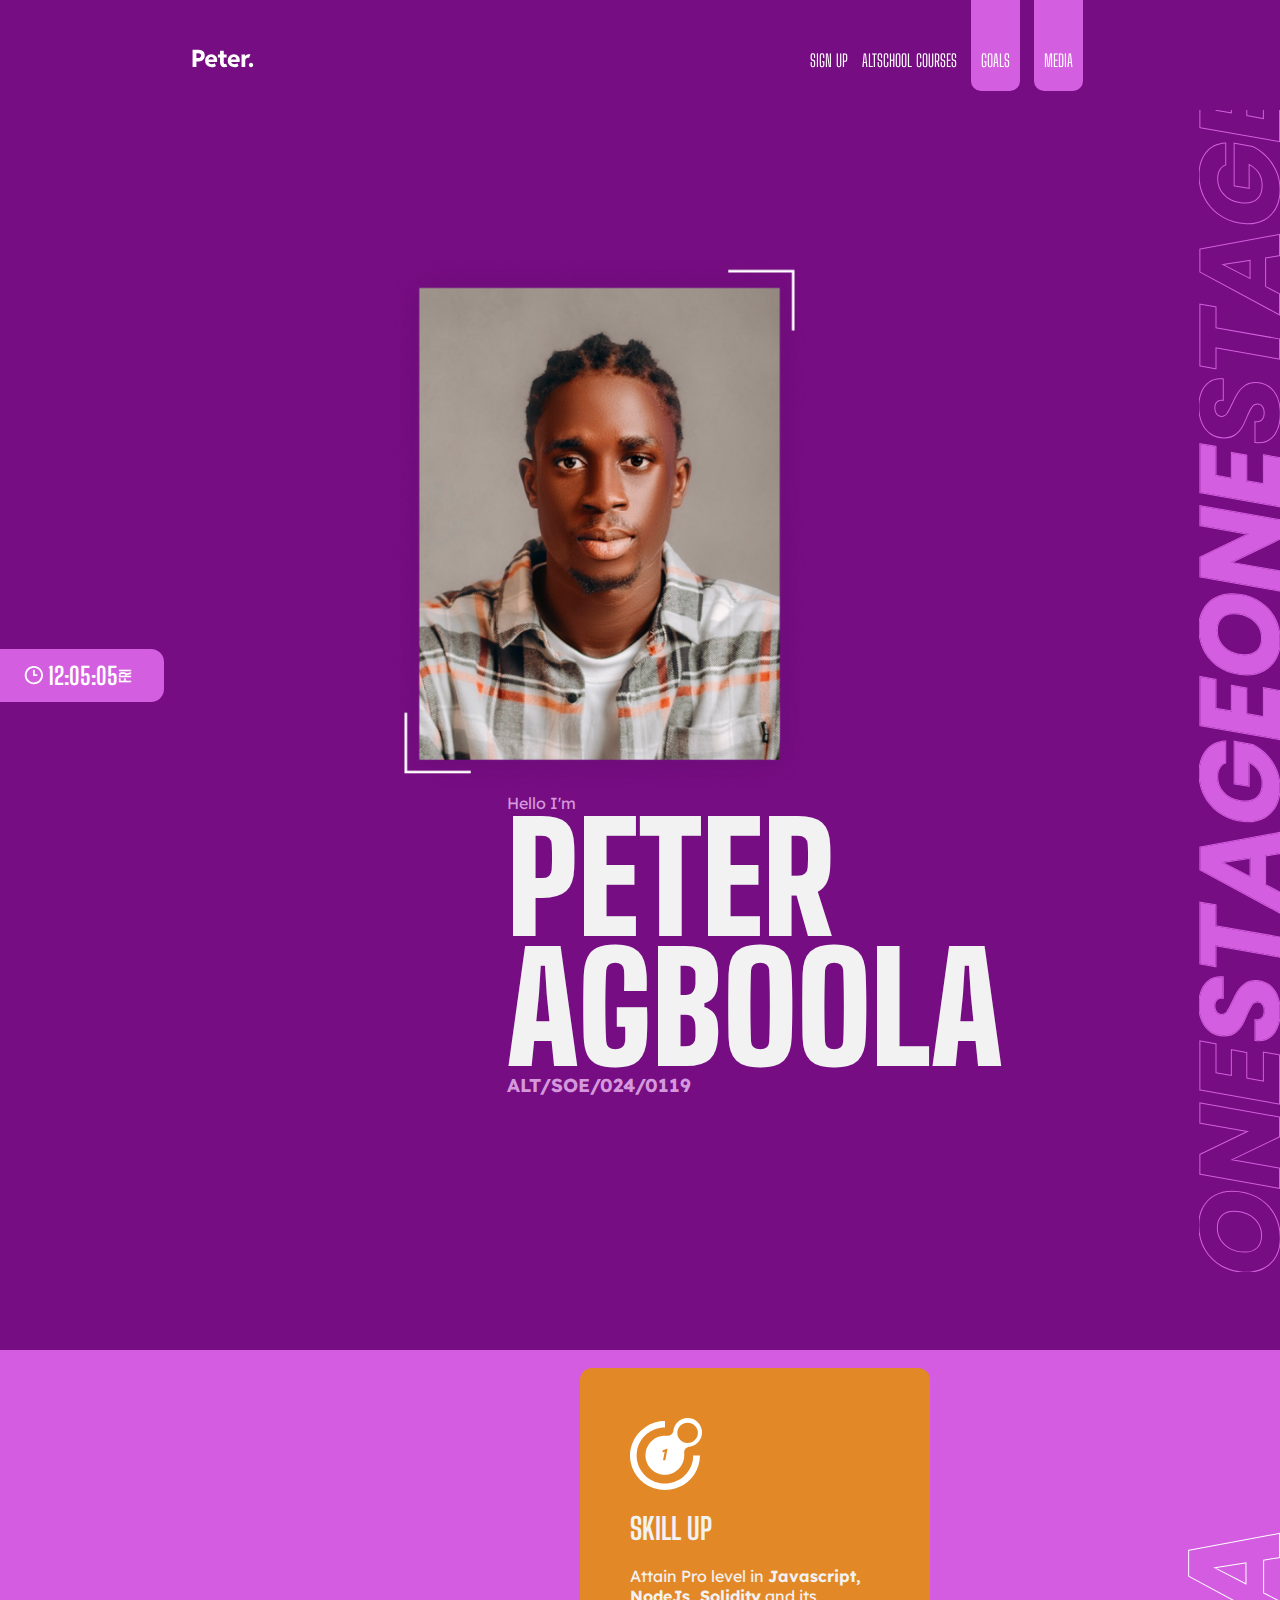
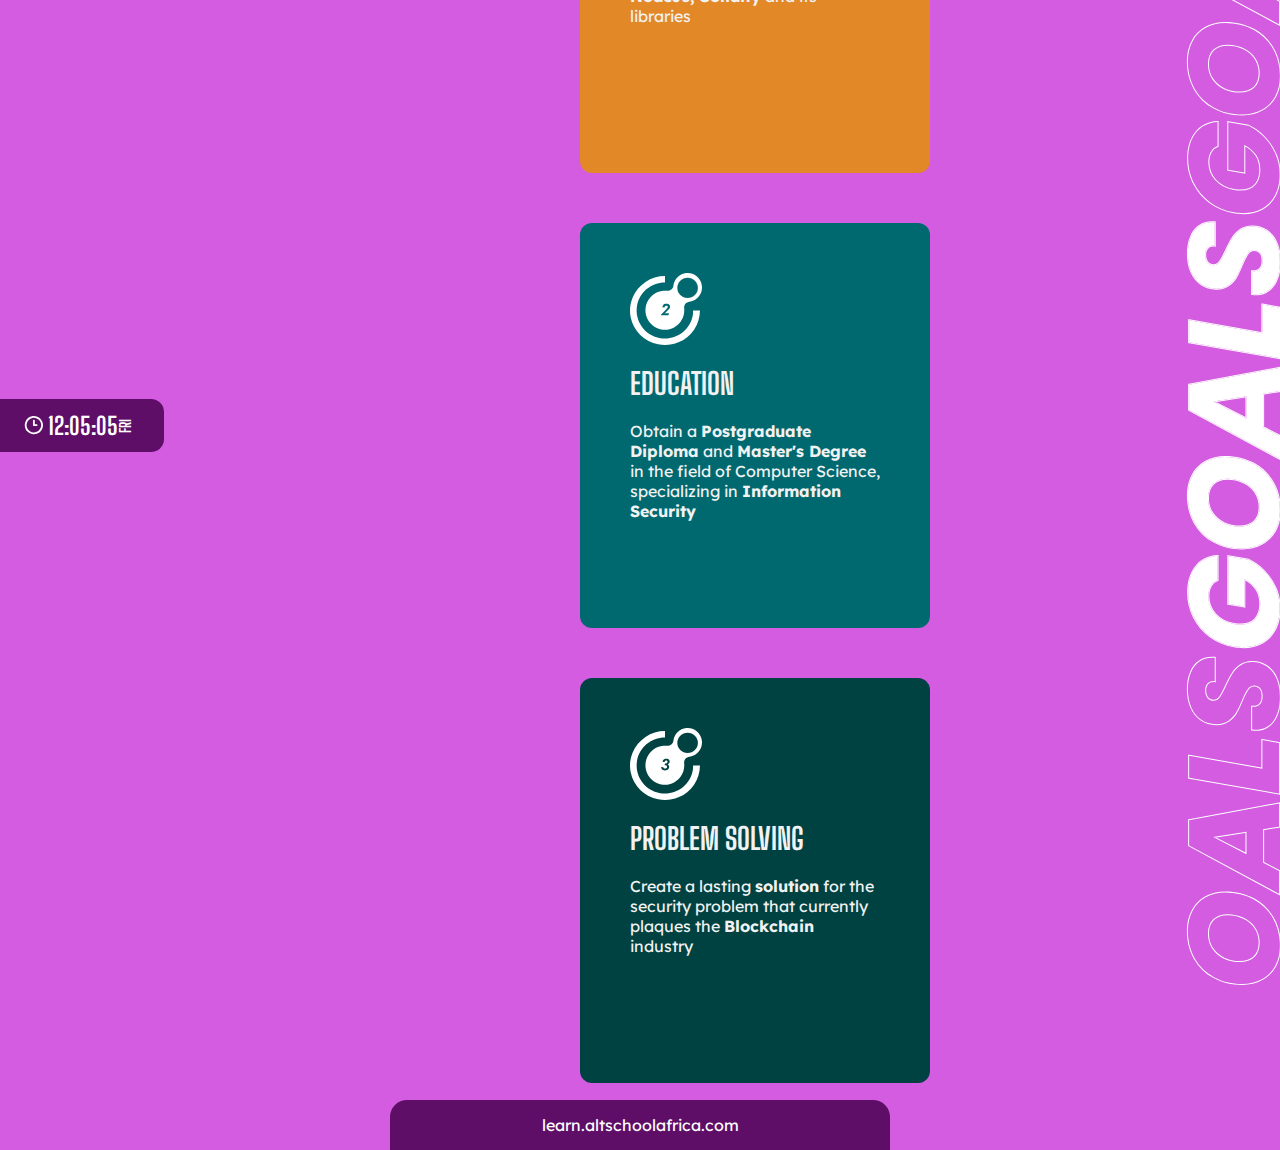
<file: index.html>
<!DOCTYPE html>
<html lang="en">
  <head>
    <meta charset="UTF-8" />
    <meta name="viewport" content="width=device-width, initial-scale=1.0" />
    <link rel="stylesheet" href="styles.css" />
    <link rel="preconnect" href="https://fonts.googleapis.com" />
    <link rel="preconnect" href="https://fonts.gstatic.com" crossorigin />

    <link
      href="https://fonts.googleapis.com/css2?family=Lexend+Deca&display=swap"
      rel="stylesheet"
    />

    <link rel="preconnect" href="https://fonts.googleapis.com" />
    <link rel="preconnect" href="https://fonts.gstatic.com" crossorigin />
    <link
      href="https://fonts.googleapis.com/css2?family=Big+Shoulders+Display:wght@700&display=swap"
      rel="stylesheet"
    />
    <link rel="preconnect" href="https://fonts.googleapis.com" />
    <link rel="preconnect" href="https://fonts.gstatic.com" crossorigin />
    <link
      href="https://fonts.googleapis.com/css2?family=Big+Shoulders+Display:wght@700&family=Lexend+Deca:wght@800&display=swap"
      rel="stylesheet"
    />
    <title>Goals</title>
  </head>

  <body>
    <div class="main-container">
      <nav class="navigation-bar">
        <div class="nav-container">
          <div class="logo">
            <a href="#hero-section">
              <svg
                href="#"
                width="62"
                height="19"
                viewBox="0 0 62 19"
                fill="none"
                xmlns="http://www.w3.org/2000/svg"
              >
                <path
                  d="M3.64062 12.375V8.98828H6.35938C6.90625 8.98828 7.37891 8.88281 7.77734 8.67188C8.18359 8.46094 8.49609 8.17188 8.71484 7.80469C8.93359 7.42969 9.04297 7.00781 9.04297 6.53906C9.04297 5.80469 8.78906 5.22266 8.28125 4.79297C7.77344 4.36328 7.08594 4.14844 6.21875 4.14844H3.64062V0.726562H6.45312C7.77344 0.726562 8.90625 0.960938 9.85156 1.42969C10.8047 1.89844 11.5352 2.55859 12.043 3.41016C12.5508 4.26172 12.8047 5.26562 12.8047 6.42188C12.8047 7.60156 12.543 8.64062 12.0195 9.53906C11.4961 10.4297 10.7656 11.125 9.82812 11.625C8.89062 12.125 7.80078 12.375 6.55859 12.375H3.64062ZM0.570312 18V0.726562H4.41406V18H0.570312ZM19.8008 18.1875C18.4414 18.1875 17.2617 17.9141 16.2617 17.3672C15.2617 16.8125 14.4883 16.0508 13.9414 15.082C13.3945 14.1055 13.1211 12.9883 13.1211 11.7305C13.1211 10.4023 13.4062 9.25391 13.9766 8.28516C14.5469 7.30859 15.3047 6.55469 16.25 6.02344C17.1953 5.48438 18.2305 5.21484 19.3555 5.21484C20.4414 5.21484 21.4219 5.46484 22.2969 5.96484C23.1797 6.46484 23.8789 7.15625 24.3945 8.03906C24.9102 8.92188 25.168 9.94922 25.168 11.1211C25.168 11.4336 25.1484 11.7422 25.1094 12.0469C25.0781 12.3516 25.0352 12.6328 24.9805 12.8906H15.957V10.5703H21.7578C21.7578 10.0625 21.6523 9.625 21.4414 9.25781C21.2305 8.88281 20.9414 8.59766 20.5742 8.40234C20.207 8.20703 19.7852 8.10938 19.3086 8.10938C18.6758 8.10938 18.1367 8.26562 17.6914 8.57812C17.2461 8.88281 16.9023 9.30078 16.6602 9.83203C16.4258 10.3633 16.3086 10.957 16.3086 11.6133C16.3086 12.3398 16.4531 12.9766 16.7422 13.5234C17.0312 14.0703 17.4336 14.4961 17.9492 14.8008C18.4727 15.0977 19.0742 15.2461 19.7539 15.2461C20.1367 15.2461 20.5234 15.2031 20.9141 15.1172C21.3047 15.0312 21.6641 14.9219 21.9922 14.7891C22.3203 14.6484 22.582 14.5 22.7773 14.3438L23.9258 17.1094C23.4492 17.4219 22.8477 17.6797 22.1211 17.8828C21.4023 18.0859 20.6289 18.1875 19.8008 18.1875ZM32.6445 18.1875C31.0898 18.1875 29.9336 17.7578 29.1758 16.8984C28.418 16.0312 28.0391 14.9219 28.0391 13.5703V1.75781H31.7422V13.4766C31.7422 14.0156 31.8711 14.4062 32.1289 14.6484C32.3945 14.8828 32.7188 15 33.1016 15C33.2812 15 33.457 14.9766 33.6289 14.9297C33.8008 14.8828 33.9531 14.8242 34.0859 14.7539L35.2812 17.6719C34.9297 17.8438 34.5195 17.9727 34.0508 18.0586C33.5898 18.1445 33.1211 18.1875 32.6445 18.1875ZM25.9297 8.46094V5.39062H34.6602V8.46094H25.9297ZM42.3945 18.1875C41.0352 18.1875 39.8555 17.9141 38.8555 17.3672C37.8555 16.8125 37.082 16.0508 36.5352 15.082C35.9883 14.1055 35.7148 12.9883 35.7148 11.7305C35.7148 10.4023 36 9.25391 36.5703 8.28516C37.1406 7.30859 37.8984 6.55469 38.8438 6.02344C39.7891 5.48438 40.8242 5.21484 41.9492 5.21484C43.0352 5.21484 44.0156 5.46484 44.8906 5.96484C45.7734 6.46484 46.4727 7.15625 46.9883 8.03906C47.5039 8.92188 47.7617 9.94922 47.7617 11.1211C47.7617 11.4336 47.7422 11.7422 47.7031 12.0469C47.6719 12.3516 47.6289 12.6328 47.5742 12.8906H38.5508V10.5703H44.3516C44.3516 10.0625 44.2461 9.625 44.0352 9.25781C43.8242 8.88281 43.5352 8.59766 43.168 8.40234C42.8008 8.20703 42.3789 8.10938 41.9023 8.10938C41.2695 8.10938 40.7305 8.26562 40.2852 8.57812C39.8398 8.88281 39.4961 9.30078 39.2539 9.83203C39.0195 10.3633 38.9023 10.957 38.9023 11.6133C38.9023 12.3398 39.0469 12.9766 39.3359 13.5234C39.625 14.0703 40.0273 14.4961 40.543 14.8008C41.0664 15.0977 41.668 15.2461 42.3477 15.2461C42.7305 15.2461 43.1172 15.2031 43.5078 15.1172C43.8984 15.0312 44.2578 14.9219 44.5859 14.7891C44.9141 14.6484 45.1758 14.5 45.3711 14.3438L46.5195 17.1094C46.043 17.4219 45.4414 17.6797 44.7148 17.8828C43.9961 18.0859 43.2227 18.1875 42.3945 18.1875ZM49.5312 18V5.39062H53.1289V7.16016H53.4922L52.6484 8.05078C52.8359 7.66016 53.1211 7.24609 53.5039 6.80859C53.8867 6.37109 54.3672 5.99609 54.9453 5.68359C55.5312 5.36328 56.2188 5.20312 57.0078 5.20312C57.3359 5.20312 57.625 5.23047 57.875 5.28516C58.1328 5.33984 58.3203 5.39844 58.4375 5.46094L56.9492 9C56.8711 8.96094 56.7305 8.91797 56.5273 8.87109C56.332 8.82422 56.1133 8.80078 55.8711 8.80078C55.5742 8.80078 55.2695 8.85547 54.957 8.96484C54.6523 9.06641 54.3672 9.23047 54.1016 9.45703C53.8438 9.68359 53.6328 9.96875 53.4688 10.3125C53.3125 10.6484 53.2344 11.0508 53.2344 11.5195V18H49.5312ZM59.0352 18.1875C58.418 18.1875 57.8945 17.9727 57.4648 17.543C57.0352 17.1133 56.8203 16.5938 56.8203 15.9844C56.8203 15.3672 57.0352 14.8477 57.4648 14.4258C57.8945 13.9961 58.4141 13.7812 59.0234 13.7812C59.6406 13.7812 60.1602 13.9961 60.582 14.4258C61.0117 14.8477 61.2266 15.3672 61.2266 15.9844C61.2266 16.5938 61.0117 17.1133 60.582 17.543C60.1602 17.9727 59.6445 18.1875 59.0352 18.1875Z"
                  fill="white"
                />
              </svg>
            </a>
          </div>
          <ul>
            <li><a href="/form.html" target="_blank">SIGN UP</a></li>
            <li><a href="/table.html" target="_blank">ALTSCHOOL COURSES</a></li>
            <li><a class="goals-link" href="#section-1">GOALS</a></li>
            <li>
              <a class="goals-link media" href="/media.html" target="_blank"
                >MEDIA</a
              >
            </li>
          </ul>
        </div>
      </nav>
      <div>
        <section id="hero-section" class="section hero">
          <div class="time-group">
            <svg
              class="clock-icon"
              width="19"
              height="19"
              viewBox="0 0 19 19"
              fill="none"
              xmlns="http://www.w3.org/2000/svg"
            >
              <path
                d="M12.6171 8.20657H10.7934L10.7934 4.55921C10.7934 4.31737 10.6974 4.08544 10.5264 3.91444C10.3554 3.74344 10.1234 3.64737 9.88161 3.64737C9.63977 3.64737 9.40784 3.74344 9.23684 3.91444C9.06583 4.08544 8.96976 4.31737 8.96976 4.55921L8.96976 9.11842C8.96976 9.36025 9.06583 9.59218 9.23684 9.76319C9.40784 9.93419 9.63977 10.0303 9.88161 10.0303H12.6171C12.859 10.0303 13.0909 9.93419 13.2619 9.76319C13.4329 9.59218 13.529 9.36025 13.529 9.11842C13.529 8.87658 13.4329 8.64465 13.2619 8.47365C13.0909 8.30264 12.859 8.20657 12.6171 8.20657ZM9.88161 0C8.07815 0 6.3152 0.534786 4.81568 1.53673C3.31617 2.53867 2.14744 3.96278 1.45729 5.62895C0.767134 7.29512 0.586559 9.12853 0.938396 10.8973C1.29023 12.6661 2.15868 14.2909 3.43391 15.5661C4.70914 16.8413 6.33389 17.7098 8.10269 18.0616C9.87149 18.4135 11.7049 18.2329 13.3711 17.5427C15.0372 16.8526 16.4613 15.6839 17.4633 14.1843C18.4652 12.6848 19 10.9219 19 9.11842C18.9973 6.70089 18.0358 4.38314 16.3263 2.67369C14.6169 0.96424 12.2991 0.00268864 9.88161 0ZM9.88161 16.4131C8.43884 16.4131 7.02848 15.9853 5.82887 15.1838C4.62925 14.3822 3.69427 13.2429 3.14215 11.91C2.59003 10.5771 2.44557 9.11032 2.72704 7.69528C3.00851 6.28025 3.70326 4.98045 4.72345 3.96026C5.74364 2.94007 7.04343 2.24532 8.45847 1.96385C9.87351 1.68238 11.3402 1.82684 12.6732 2.37896C14.0061 2.93108 15.1454 3.86607 15.947 5.06568C16.7485 6.26529 17.1763 7.67565 17.1763 9.11842C17.1741 11.0524 16.4049 12.9066 15.0373 14.2741C13.6698 15.6417 11.8156 16.4109 9.88161 16.4131Z"
                fill="white"
              />
            </svg>
            <div class="time-day">
              <h2 data-testid="currentTimeUTC" id="clock" class="time"></h2>
              <h3 data-testid="currentDay" id="dayOfWeek"></h3>
            </div>
          </div>
          <div></div>
          <div class="introduction-group">
            <img
              data-testid="slackProfilePicture"
              src="/3-column-preview-card-component-main/images/Group 891.png"
              alt=""
            />
            <div class="names">
              <p class="hello">Hello I'm</p>
              <h1 class="name-1" data-testid="slackDisplayName">
                PETER AGBOOLA
              </h1>
              <h3 class="hello" data-testid="slackEmail">ALT/SOE/024/0119</h3>
            </div>
          </div>
          <svg
            width="81"
            height="1194"
            viewBox="0 0 81 1194"
            fill="none"
            xmlns="http://www.w3.org/2000/svg"
          >
            <mask
              id="path-1-outside-1_0_1"
              maskUnits="userSpaceOnUse"
              x="-1.00003"
              y="364"
              width="83"
              height="600"
              fill="black"
            >
              <rect fill="white" x="-1.00003" y="364" width="83" height="600" />
              <path
                d="M80.784 933.52C80.784 942.032 78.9547 948.976 75.296 954.352C71.5627 959.653 66.2987 962.304 59.504 962.304C58.832 962.304 57.824 962.229 56.48 962.08L56.48 942.144C59.3173 942.368 61.5573 941.696 63.2 940.128C64.8427 938.56 65.664 936.171 65.664 932.96C65.664 930.048 65.0293 927.771 63.76 926.128C62.4907 924.411 60.6987 923.552 58.384 923.552C55.9947 923.552 54.0533 924.635 52.56 926.8C51.0667 928.891 49.3867 932.176 47.52 936.656C45.728 940.987 44.048 944.533 42.48 947.296C40.8373 949.984 38.6347 952.336 35.872 954.352C33.1093 956.368 29.6373 957.376 25.456 957.376C20.304 957.451 15.824 956.181 12.016 953.568C8.20799 950.955 5.29599 947.333 3.27999 942.704C1.264 938.075 0.255997 932.773 0.255997 926.8C0.255997 921.424 1.11466 916.645 2.832 912.464C4.47466 908.283 6.90133 905.035 10.112 902.72C13.248 900.405 16.9813 899.248 21.312 899.248C22.432 899.248 23.2533 899.285 23.776 899.36L23.776 919.744C23.4773 919.669 23.0293 919.632 22.432 919.632C20.3413 919.632 18.6613 920.379 17.392 921.872C16.048 923.291 15.376 925.269 15.376 927.808C15.376 930.496 16.048 932.699 17.392 934.416C18.6613 936.059 20.416 936.88 22.656 936.88C24.896 936.88 26.8 935.835 28.368 933.744C29.8613 931.653 31.616 928.405 33.632 924C35.648 919.595 37.5147 916.011 39.232 913.248C40.9493 910.411 43.264 907.984 46.176 905.968C49.0133 903.952 52.5227 902.944 56.704 902.944C61.3333 902.944 65.4773 904.176 69.136 906.64C72.7947 909.104 75.6693 912.651 77.76 917.28C79.776 921.909 80.784 927.323 80.784 933.52ZM1.37599 824.648L16.496 827.224L16.496 848.168L80 859.368L80 878.52L16.496 867.32L16.496 888.152L1.37599 885.464L1.37599 824.648ZM66.112 777.516L66.112 806.86L80 814.028L80 834.076L1.37599 791.74L1.37599 769.564L80 755.004L80 775.276L66.112 777.516ZM51.552 779.756L22.432 784.348L51.552 799.356L51.552 779.756ZM40.576 742.538C32.8107 741.194 25.904 738.319 19.856 733.914C13.7333 729.434 8.99199 723.871 5.63199 717.226C2.19732 710.581 0.479984 703.375 0.479984 695.61C0.479983 686.202 2.75732 678.661 7.31198 672.986C11.8667 667.237 18.176 664.101 26.24 663.578L26.24 684.634C23.6267 685.605 21.648 687.322 20.304 689.786C18.8853 692.175 18.176 695.125 18.176 698.634C18.176 704.831 20.2293 710.17 24.336 714.65C28.368 719.055 33.7813 721.855 40.576 723.05C42.816 723.423 44.7573 723.61 46.4 723.61C51.9253 723.61 56.1813 722.005 59.168 718.794C62.1547 715.583 63.648 711.029 63.648 705.13C63.648 700.351 62.4533 696.133 60.064 692.474C57.6 688.815 54.128 685.866 49.648 683.626L49.648 707.818L35.648 705.466L35.648 663.802L53.456 666.938C58.2347 669.178 62.6773 672.389 66.784 676.57C70.8907 680.677 74.2133 685.567 76.752 691.242C79.2907 696.917 80.56 703.039 80.56 709.61C80.56 716.405 79.2533 722.378 76.64 727.53C73.952 732.607 70.2187 736.527 65.44 739.29C60.6613 741.978 55.0987 743.322 48.752 743.322C46.5867 743.322 43.8613 743.061 40.576 742.538ZM16.496 630.682L32.848 633.482L32.848 607.834L47.296 610.41L47.296 636.058L64.88 639.194L64.88 610.186L80 612.874L80 661.034L1.37598 647.146L1.37598 598.986L16.496 601.674L16.496 630.682ZM80.784 563.032C80.784 569.677 79.4026 575.539 76.64 580.616C73.8773 585.619 69.9946 589.501 64.992 592.264C59.9893 595.027 54.24 596.408 47.744 596.408C38.56 596.408 30.384 594.429 23.216 590.472C15.9733 586.515 10.336 581.027 6.30398 574.008C2.27198 566.915 0.255981 558.888 0.25598 549.928C0.25598 543.208 1.63731 537.309 4.39998 532.232C7.08798 527.155 10.9333 523.235 15.936 520.472C20.864 517.709 26.5386 516.328 32.96 516.328C42.144 516.328 50.3946 518.307 57.712 522.264C64.9546 526.221 70.6293 531.747 74.736 538.84C78.768 545.933 80.784 553.997 80.784 563.032ZM63.088 560.12C63.088 555.192 61.8186 550.861 59.28 547.128C56.7413 543.395 53.344 540.52 49.088 538.504C44.7573 536.413 40.0906 535.368 35.088 535.368C29.712 535.368 25.4933 536.861 22.432 539.848C19.3706 542.835 17.84 547.016 17.84 552.392C17.84 557.32 19.1093 561.688 21.648 565.496C24.1866 569.229 27.584 572.141 31.84 574.232C36.0213 576.248 40.6506 577.256 45.728 577.256C51.104 577.256 55.36 575.763 58.496 572.776C61.5573 569.789 63.088 565.571 63.088 560.12ZM80 442.057L80 461.209L31.504 484.617L80 493.241L80 512.393L1.37598 498.505L1.37598 479.353L50.096 455.945L1.37597 447.321L1.37597 428.169L80 442.057ZM16.496 397.822L32.848 400.622L32.848 374.974L47.296 377.55L47.296 403.198L64.88 406.334L64.88 377.326L80 380.014L80 428.174L1.37597 414.286L1.37597 366.126L16.496 368.814L16.496 397.822Z"
              />
            </mask>
            <path
              d="M80.784 933.52C80.784 942.032 78.9547 948.976 75.296 954.352C71.5627 959.653 66.2987 962.304 59.504 962.304C58.832 962.304 57.824 962.229 56.48 962.08L56.48 942.144C59.3173 942.368 61.5573 941.696 63.2 940.128C64.8427 938.56 65.664 936.171 65.664 932.96C65.664 930.048 65.0293 927.771 63.76 926.128C62.4907 924.411 60.6987 923.552 58.384 923.552C55.9947 923.552 54.0533 924.635 52.56 926.8C51.0667 928.891 49.3867 932.176 47.52 936.656C45.728 940.987 44.048 944.533 42.48 947.296C40.8373 949.984 38.6347 952.336 35.872 954.352C33.1093 956.368 29.6373 957.376 25.456 957.376C20.304 957.451 15.824 956.181 12.016 953.568C8.20799 950.955 5.29599 947.333 3.27999 942.704C1.264 938.075 0.255997 932.773 0.255997 926.8C0.255997 921.424 1.11466 916.645 2.832 912.464C4.47466 908.283 6.90133 905.035 10.112 902.72C13.248 900.405 16.9813 899.248 21.312 899.248C22.432 899.248 23.2533 899.285 23.776 899.36L23.776 919.744C23.4773 919.669 23.0293 919.632 22.432 919.632C20.3413 919.632 18.6613 920.379 17.392 921.872C16.048 923.291 15.376 925.269 15.376 927.808C15.376 930.496 16.048 932.699 17.392 934.416C18.6613 936.059 20.416 936.88 22.656 936.88C24.896 936.88 26.8 935.835 28.368 933.744C29.8613 931.653 31.616 928.405 33.632 924C35.648 919.595 37.5147 916.011 39.232 913.248C40.9493 910.411 43.264 907.984 46.176 905.968C49.0133 903.952 52.5227 902.944 56.704 902.944C61.3333 902.944 65.4773 904.176 69.136 906.64C72.7947 909.104 75.6693 912.651 77.76 917.28C79.776 921.909 80.784 927.323 80.784 933.52ZM1.37599 824.648L16.496 827.224L16.496 848.168L80 859.368L80 878.52L16.496 867.32L16.496 888.152L1.37599 885.464L1.37599 824.648ZM66.112 777.516L66.112 806.86L80 814.028L80 834.076L1.37599 791.74L1.37599 769.564L80 755.004L80 775.276L66.112 777.516ZM51.552 779.756L22.432 784.348L51.552 799.356L51.552 779.756ZM40.576 742.538C32.8107 741.194 25.904 738.319 19.856 733.914C13.7333 729.434 8.99199 723.871 5.63199 717.226C2.19732 710.581 0.479984 703.375 0.479984 695.61C0.479983 686.202 2.75732 678.661 7.31198 672.986C11.8667 667.237 18.176 664.101 26.24 663.578L26.24 684.634C23.6267 685.605 21.648 687.322 20.304 689.786C18.8853 692.175 18.176 695.125 18.176 698.634C18.176 704.831 20.2293 710.17 24.336 714.65C28.368 719.055 33.7813 721.855 40.576 723.05C42.816 723.423 44.7573 723.61 46.4 723.61C51.9253 723.61 56.1813 722.005 59.168 718.794C62.1547 715.583 63.648 711.029 63.648 705.13C63.648 700.351 62.4533 696.133 60.064 692.474C57.6 688.815 54.128 685.866 49.648 683.626L49.648 707.818L35.648 705.466L35.648 663.802L53.456 666.938C58.2347 669.178 62.6773 672.389 66.784 676.57C70.8907 680.677 74.2133 685.567 76.752 691.242C79.2907 696.917 80.56 703.039 80.56 709.61C80.56 716.405 79.2533 722.378 76.64 727.53C73.952 732.607 70.2187 736.527 65.44 739.29C60.6613 741.978 55.0987 743.322 48.752 743.322C46.5867 743.322 43.8613 743.061 40.576 742.538ZM16.496 630.682L32.848 633.482L32.848 607.834L47.296 610.41L47.296 636.058L64.88 639.194L64.88 610.186L80 612.874L80 661.034L1.37598 647.146L1.37598 598.986L16.496 601.674L16.496 630.682ZM80.784 563.032C80.784 569.677 79.4026 575.539 76.64 580.616C73.8773 585.619 69.9946 589.501 64.992 592.264C59.9893 595.027 54.24 596.408 47.744 596.408C38.56 596.408 30.384 594.429 23.216 590.472C15.9733 586.515 10.336 581.027 6.30398 574.008C2.27198 566.915 0.255981 558.888 0.25598 549.928C0.25598 543.208 1.63731 537.309 4.39998 532.232C7.08798 527.155 10.9333 523.235 15.936 520.472C20.864 517.709 26.5386 516.328 32.96 516.328C42.144 516.328 50.3946 518.307 57.712 522.264C64.9546 526.221 70.6293 531.747 74.736 538.84C78.768 545.933 80.784 553.997 80.784 563.032ZM63.088 560.12C63.088 555.192 61.8186 550.861 59.28 547.128C56.7413 543.395 53.344 540.52 49.088 538.504C44.7573 536.413 40.0906 535.368 35.088 535.368C29.712 535.368 25.4933 536.861 22.432 539.848C19.3706 542.835 17.84 547.016 17.84 552.392C17.84 557.32 19.1093 561.688 21.648 565.496C24.1866 569.229 27.584 572.141 31.84 574.232C36.0213 576.248 40.6506 577.256 45.728 577.256C51.104 577.256 55.36 575.763 58.496 572.776C61.5573 569.789 63.088 565.571 63.088 560.12ZM80 442.057L80 461.209L31.504 484.617L80 493.241L80 512.393L1.37598 498.505L1.37598 479.353L50.096 455.945L1.37597 447.321L1.37597 428.169L80 442.057ZM16.496 397.822L32.848 400.622L32.848 374.974L47.296 377.55L47.296 403.198L64.88 406.334L64.88 377.326L80 380.014L80 428.174L1.37597 414.286L1.37597 366.126L16.496 368.814L16.496 397.822Z"
              fill="#D45EE0"
            />
            <path
              d="M75.296 954.352L76.1136 954.928L76.1182 954.921L76.1227 954.915L75.296 954.352ZM56.48 962.08L55.48 962.08L55.48 962.975L56.3696 963.074L56.48 962.08ZM56.48 942.144L56.5587 941.147L55.48 941.062L55.48 942.144L56.48 942.144ZM63.2 940.128L63.8905 940.851L63.2 940.128ZM63.76 926.128L62.9558 926.722L62.9622 926.731L62.9687 926.739L63.76 926.128ZM52.56 926.8L53.3737 927.381L53.3785 927.375L53.3832 927.368L52.56 926.8ZM47.52 936.656L46.5969 936.271L46.596 936.274L47.52 936.656ZM42.48 947.296L43.3333 947.817L43.3417 947.804L43.3497 947.79L42.48 947.296ZM35.872 954.352L36.4615 955.16L36.4615 955.16L35.872 954.352ZM25.456 957.376L25.456 956.376L25.4488 956.376L25.4415 956.376L25.456 957.376ZM3.27999 942.704L2.36316 943.103L2.36316 943.103L3.27999 942.704ZM2.832 912.464L3.75702 912.844L3.75994 912.837L3.76275 912.83L2.832 912.464ZM10.112 902.72L10.6968 903.531L10.7058 903.525L10.112 902.72ZM23.776 899.36L24.776 899.36L24.776 898.493L23.9174 898.37L23.776 899.36ZM23.776 919.744L23.5335 920.714L24.776 921.025L24.776 919.744L23.776 919.744ZM17.392 921.872L18.1179 922.56L18.1365 922.54L18.1539 922.52L17.392 921.872ZM17.392 934.416L18.1833 933.805L18.1795 933.8L17.392 934.416ZM28.368 933.744L29.168 934.344L29.175 934.335L29.1817 934.325L28.368 933.744ZM33.632 924L32.7227 923.584L32.7227 923.584L33.632 924ZM39.232 913.248L40.0813 913.776L40.0875 913.766L39.232 913.248ZM46.176 905.968L46.7452 906.79L46.7552 906.783L46.176 905.968ZM69.136 906.64L69.6946 905.811L69.6946 905.811L69.136 906.64ZM77.76 917.28L78.6769 916.881L78.6714 916.868L77.76 917.28ZM79.784 933.52C79.784 941.893 77.9849 948.624 74.4693 953.789L76.1227 954.915C79.9244 949.328 81.784 942.171 81.784 933.52L79.784 933.52ZM74.4784 953.776C70.9427 958.797 65.9918 961.304 59.504 961.304L59.504 963.304C66.6055 963.304 72.1826 960.51 76.1136 954.928L74.4784 953.776ZM59.504 961.304C58.8896 961.304 57.9266 961.235 56.5904 961.086L56.3696 963.074C57.7214 963.224 58.7744 963.304 59.504 963.304L59.504 961.304ZM57.48 962.08L57.48 942.144L55.48 942.144L55.48 962.08L57.48 962.08ZM56.4013 943.141C59.4451 943.381 61.9919 942.664 63.8905 940.851L62.5095 939.405C61.1227 940.728 59.1896 941.355 56.5587 941.147L56.4013 943.141ZM63.8905 940.851C65.801 939.028 66.664 936.329 66.664 932.96L64.664 932.96C64.664 936.013 63.8843 938.092 62.5095 939.405L63.8905 940.851ZM66.664 932.96C66.664 929.914 66.001 927.393 64.5513 925.517L62.9687 926.739C64.0576 928.149 64.664 930.182 64.664 932.96L66.664 932.96ZM64.5642 925.534C63.0886 923.537 60.985 922.552 58.384 922.552L58.384 924.552C60.4124 924.552 61.8927 925.284 62.9558 926.722L64.5642 925.534ZM58.384 922.552C55.6288 922.552 53.3947 923.828 51.7368 926.232L53.3832 927.368C54.712 925.441 56.3605 924.552 58.384 924.552L58.384 922.552ZM51.7463 926.219C50.1862 928.403 48.4718 931.772 46.5969 936.271L48.4431 937.041C50.3015 932.58 51.9471 929.379 53.3737 927.381L51.7463 926.219ZM46.596 936.274C44.8131 940.582 43.1508 944.088 41.6103 946.802L43.3497 947.79C44.9452 944.978 46.6429 941.391 48.444 937.038L46.596 936.274ZM41.6267 946.775C40.058 949.341 37.9485 951.599 35.2825 953.544L36.4615 955.16C39.3208 953.073 41.6166 950.627 43.3333 947.817L41.6267 946.775ZM35.2825 953.544C32.7262 955.41 29.4735 956.376 25.456 956.376L25.456 958.376C29.8012 958.376 33.4925 957.326 36.4615 955.16L35.2825 953.544ZM25.4415 956.376C20.4715 956.448 16.1997 955.226 12.5818 952.743L11.4502 954.393C15.4483 957.136 20.1365 958.453 25.4705 958.376L25.4415 956.376ZM12.5818 952.743C8.94266 950.246 6.14523 946.779 4.19683 942.305L2.36316 943.103C4.44676 947.888 7.47332 951.663 11.4502 954.393L12.5818 952.743ZM4.19683 942.305C2.24478 937.822 1.256 932.661 1.256 926.8L-0.744003 926.8C-0.744003 932.886 0.28321 938.327 2.36316 943.103L4.19683 942.305ZM1.256 926.8C1.256 921.53 2.09762 916.884 3.75702 912.844L1.90698 912.084C0.131705 916.406 -0.744003 921.318 -0.744003 926.8L1.256 926.8ZM3.76275 912.83C5.34498 908.802 7.6621 905.719 10.6968 903.531L9.5272 901.909C6.14055 904.35 3.60434 907.763 1.90124 912.098L3.76275 912.83ZM10.7058 903.525C13.6508 901.351 17.1701 900.248 21.312 900.248L21.312 898.248C16.7925 898.248 12.8452 899.46 9.51814 901.915L10.7058 903.525ZM21.312 900.248C22.4249 900.248 23.1865 900.286 23.6346 900.35L23.9174 898.37C23.3202 898.285 22.4391 898.248 21.312 898.248L21.312 900.248ZM22.776 899.36L22.776 919.744L24.776 919.744L24.776 899.36L22.776 899.36ZM24.0185 918.774C23.5975 918.669 23.0498 918.632 22.432 918.632L22.432 920.632C23.0089 920.632 23.3572 920.67 23.5335 920.714L24.0185 918.774ZM22.432 918.632C20.0702 918.632 18.1034 919.491 16.6301 921.224L18.1539 922.52C19.2193 921.266 20.6124 920.632 22.432 920.632L22.432 918.632ZM16.666 921.184C15.0983 922.839 14.376 925.093 14.376 927.808L16.376 927.808C16.376 925.446 16.9977 923.742 18.1179 922.56L16.666 921.184ZM14.376 927.808C14.376 930.666 15.0932 933.101 16.6045 935.032L18.1795 933.8C17.0028 932.296 16.376 930.326 16.376 927.808L14.376 927.808ZM16.6007 935.027C18.076 936.937 20.1345 937.88 22.656 937.88L22.656 935.88C20.6974 935.88 19.2466 935.181 18.1833 933.805L16.6007 935.027ZM22.656 937.88C25.2658 937.88 27.4468 936.639 29.168 934.344L27.568 933.144C26.1532 935.03 24.5261 935.88 22.656 935.88L22.656 937.88ZM29.1817 934.325C30.7315 932.156 32.5177 928.838 34.5413 924.416L32.7227 923.584C30.7143 927.973 28.9912 931.151 27.5543 933.163L29.1817 934.325ZM34.5413 924.416C36.5473 920.033 38.3942 916.49 40.0813 913.776L38.3827 912.72C36.6351 915.531 34.7487 919.157 32.7227 923.584L34.5413 924.416ZM40.0875 913.766C41.727 911.057 43.941 908.732 46.7452 906.79L45.6068 905.146C42.587 907.236 40.1716 909.764 38.3765 912.73L40.0875 913.766ZM46.7552 906.783C49.3916 904.91 52.6875 903.944 56.704 903.944L56.704 901.944C52.3578 901.944 48.6351 902.994 45.5968 905.153L46.7552 906.783ZM56.704 903.944C61.1447 903.944 65.0922 905.122 68.5774 907.469L69.6946 905.811C65.8624 903.23 61.522 901.944 56.704 901.944L56.704 903.944ZM68.5774 907.469C72.0597 909.815 74.8226 913.205 76.8486 917.692L78.6714 916.868C76.516 912.096 73.5296 908.393 69.6946 905.811L68.5774 907.469ZM76.8432 917.679C78.7933 922.157 79.784 927.43 79.784 933.52L81.784 933.52C81.784 927.216 80.7587 921.661 78.6768 916.881L76.8432 917.679ZM1.37599 824.648L1.54394 823.662L0.375991 823.463L0.375991 824.648L1.37599 824.648ZM16.496 827.224L17.496 827.224L17.496 826.38L16.6639 826.238L16.496 827.224ZM16.496 848.168L15.496 848.168L15.496 849.007L16.3223 849.153L16.496 848.168ZM80 859.368L81 859.368L81 858.529L80.1737 858.383L80 859.368ZM80 878.52L79.8263 879.505L81 879.712L81 878.52L80 878.52ZM16.496 867.32L16.6697 866.335L15.496 866.128L15.496 867.32L16.496 867.32ZM16.496 888.152L16.321 889.137L17.496 889.346L17.496 888.152L16.496 888.152ZM1.37599 885.464L0.375994 885.464L0.375994 886.302L1.20096 886.449L1.37599 885.464ZM1.20804 825.634L16.328 828.21L16.6639 826.238L1.54394 823.662L1.20804 825.634ZM15.496 827.224L15.496 848.168L17.496 848.168L17.496 827.224L15.496 827.224ZM16.3223 849.153L79.8263 860.353L80.1737 858.383L16.6697 847.183L16.3223 849.153ZM79 859.368L79 878.52L81 878.52L81 859.368L79 859.368ZM80.1737 877.535L16.6697 866.335L16.3223 868.305L79.8263 879.505L80.1737 877.535ZM15.496 867.32L15.496 888.152L17.496 888.152L17.496 867.32L15.496 867.32ZM16.671 887.168L1.55103 884.48L1.20096 886.449L16.321 889.137L16.671 887.168ZM2.37599 885.464L2.37599 824.648L0.375991 824.648L0.375994 885.464L2.37599 885.464ZM66.112 777.516L65.9528 776.529L65.112 776.665L65.112 777.516L66.112 777.516ZM66.112 806.86L65.112 806.86L65.112 807.469L65.6533 807.749L66.112 806.86ZM80 814.028L81 814.028L81 813.419L80.4586 813.14L80 814.028ZM80 834.076L79.5259 834.957L81 835.75L81 834.076L80 834.076ZM1.37599 791.74L0.37599 791.74L0.37599 792.338L0.90189 792.621L1.37599 791.74ZM1.37599 769.564L1.1939 768.581L0.375989 768.732L0.375989 769.564L1.37599 769.564ZM80 755.004L81 755.004L81 753.802L79.8179 754.021L80 755.004ZM80 775.276L80.1592 776.263L81 776.128L81 775.276L80 775.276ZM51.552 779.756L52.552 779.756L52.552 778.586L51.3962 778.768L51.552 779.756ZM22.432 784.348L22.2762 783.36L19.2565 783.837L21.9739 785.237L22.432 784.348ZM51.552 799.356L51.0939 800.245L52.552 800.997L52.552 799.356L51.552 799.356ZM65.112 777.516L65.112 806.86L67.112 806.86L67.112 777.516L65.112 777.516ZM65.6533 807.749L79.5414 814.917L80.4586 813.14L66.5706 805.972L65.6533 807.749ZM79 814.028L79 834.076L81 834.076L81 814.028L79 814.028ZM80.4741 833.196L1.85009 790.86L0.90189 792.621L79.5259 834.957L80.4741 833.196ZM2.37599 791.74L2.37599 769.564L0.375989 769.564L0.37599 791.74L2.37599 791.74ZM1.55808 770.548L80.1821 755.988L79.8179 754.021L1.1939 768.581L1.55808 770.548ZM79 755.004L79 775.276L81 775.276L81 755.004L79 755.004ZM79.8408 774.289L65.9528 776.529L66.2712 778.503L80.1592 776.263L79.8408 774.289ZM51.3962 778.768L22.2762 783.36L22.5878 785.336L51.7078 780.744L51.3962 778.768ZM21.9739 785.237L51.0939 800.245L52.0101 798.467L22.8901 783.459L21.9739 785.237ZM52.552 799.356L52.552 779.756L50.552 779.756L50.552 799.356L52.552 799.356ZM40.576 742.538L40.4054 743.524L40.4189 743.526L40.576 742.538ZM19.856 733.914L19.2655 734.721L19.2672 734.722L19.856 733.914ZM5.63199 717.226L6.52443 716.775L6.52034 716.767L5.63199 717.226ZM7.31198 672.986L8.09186 673.612L8.09582 673.607L7.31198 672.986ZM26.24 663.578L27.24 663.578L27.24 662.511L26.1753 662.58L26.24 663.578ZM26.24 684.634L26.5882 685.572L27.24 685.329L27.24 684.634L26.24 684.634ZM20.304 689.786L21.1638 690.297L21.1731 690.281L21.1819 690.265L20.304 689.786ZM24.336 714.65L25.0737 713.975L25.0731 713.974L24.336 714.65ZM40.576 723.05L40.4028 724.035L40.4116 724.037L40.576 723.05ZM59.168 718.794L59.9002 719.475L59.9002 719.475L59.168 718.794ZM60.064 692.474L60.9013 691.927L60.8974 691.921L60.8934 691.916L60.064 692.474ZM49.648 683.626L50.0952 682.732L48.648 682.008L48.648 683.626L49.648 683.626ZM49.648 707.818L49.4823 708.804L50.648 709L50.648 707.818L49.648 707.818ZM35.648 705.466L34.648 705.466L34.648 706.312L35.4823 706.452L35.648 705.466ZM35.648 663.802L35.8214 662.817L34.648 662.611L34.648 663.802L35.648 663.802ZM53.456 666.938L53.8804 666.033L53.7602 665.976L53.6294 665.953L53.456 666.938ZM66.784 676.57L66.0705 677.271L66.0769 677.277L66.784 676.57ZM76.752 691.242L75.8392 691.65L75.8392 691.65L76.752 691.242ZM76.64 727.53L77.5238 727.998L77.5279 727.99L77.5318 727.982L76.64 727.53ZM65.44 739.29L65.9303 740.162L65.9405 740.156L65.44 739.29ZM40.7465 741.553C33.1241 740.233 26.3622 737.416 20.4448 733.106L19.2672 734.722C25.4458 739.223 32.4972 742.155 40.4054 743.523L40.7465 741.553ZM20.4465 733.107C14.4486 728.718 9.81185 723.277 6.5244 716.775L4.73957 717.677C8.17212 724.466 13.018 730.15 19.2655 734.721L20.4465 733.107ZM6.52034 716.767C3.16187 710.269 1.47998 703.222 1.47998 695.61L-0.520016 695.61C-0.520016 703.529 1.23277 710.893 4.74363 717.685L6.52034 716.767ZM1.47998 695.61C1.47998 686.362 3.71684 679.063 8.09185 673.612L6.53212 672.36C1.7978 678.259 -0.520017 686.042 -0.520016 695.61L1.47998 695.61ZM8.09582 673.607C12.4559 668.103 18.4909 665.082 26.3047 664.576L26.1753 662.58C17.8611 663.119 11.2774 666.37 6.52814 672.365L8.09582 673.607ZM25.24 663.578L25.24 684.634L27.24 684.634L27.24 663.578L25.24 663.578ZM25.8918 683.697C23.0507 684.752 20.8847 686.633 19.4261 689.307L21.1819 690.265C22.4113 688.011 24.2026 686.458 26.5882 685.572L25.8918 683.697ZM19.4441 689.276C17.9125 691.855 17.176 694.992 17.176 698.634L19.176 698.634C19.176 695.258 19.8581 692.496 21.1638 690.297L19.4441 689.276ZM17.176 698.634C17.176 705.076 19.3194 710.657 23.5988 715.326L25.0731 713.974C21.1392 709.683 19.176 704.587 19.176 698.634L17.176 698.634ZM23.5983 715.325C27.8016 719.918 33.4262 722.808 40.4028 724.035L40.7492 722.065C34.1365 720.903 28.9343 718.193 25.0737 713.975L23.5983 715.325ZM40.4116 724.037C42.687 724.416 44.6859 724.61 46.4 724.61L46.4 722.61C44.8287 722.61 42.945 722.431 40.7404 722.064L40.4116 724.037ZM46.4 724.61C52.1261 724.61 56.6776 722.939 59.9002 719.475L58.4358 718.113C55.685 721.07 51.7245 722.61 46.4 722.61L46.4 724.61ZM59.9002 719.475C63.1112 716.023 64.648 711.193 64.648 705.13L62.648 705.13C62.648 710.865 61.1981 715.144 58.4358 718.113L59.9002 719.475ZM64.648 705.13C64.648 700.176 63.4067 695.764 60.9013 691.927L59.2267 693.021C61.5 696.502 62.648 700.527 62.648 705.13L64.648 705.13ZM60.8934 691.916C58.3207 688.095 54.7082 685.038 50.0952 682.732L49.2008 684.521C53.5478 686.694 56.8793 689.536 59.2346 693.033L60.8934 691.916ZM48.648 683.626L48.648 707.818L50.648 707.818L50.648 683.626L48.648 683.626ZM49.8137 706.832L35.8137 704.48L35.4823 706.452L49.4823 708.804L49.8137 706.832ZM36.648 705.466L36.648 663.802L34.648 663.802L34.648 705.466L36.648 705.466ZM35.4746 664.787L53.2826 667.923L53.6294 665.953L35.8214 662.817L35.4746 664.787ZM53.0316 667.844C57.6912 670.028 62.0381 673.165 66.0705 677.271L67.4974 675.869C63.3166 671.613 58.7781 668.328 53.8804 666.033L53.0316 667.844ZM66.0769 677.277C70.0914 681.292 73.3468 686.079 75.8392 691.65L77.6648 690.834C75.0799 685.056 71.6899 680.062 67.4911 675.863L66.0769 677.277ZM75.8392 691.65C78.3171 697.189 79.56 703.172 79.56 709.61L81.56 709.61C81.56 702.907 80.2642 696.644 77.6648 690.834L75.8392 691.65ZM79.56 709.61C79.56 716.275 78.2789 722.089 75.7482 727.078L77.5318 727.982C80.2278 722.668 81.56 716.534 81.56 709.61L79.56 709.61ZM75.7562 727.062C73.1523 731.981 69.5487 735.76 64.9395 738.424L65.9405 740.156C70.8886 737.295 74.7517 733.234 77.5238 727.998L75.7562 727.062ZM64.9497 738.419C60.3429 741.01 54.9542 742.322 48.752 742.322L48.752 744.322C55.2431 744.322 60.9798 742.946 65.9303 740.162L64.9497 738.419ZM48.752 742.322C46.6593 742.322 43.9909 742.069 40.7331 741.551L40.4189 743.526C43.7318 744.053 46.514 744.322 48.752 744.322L48.752 742.322ZM16.496 630.682L15.496 630.682L15.496 631.525L16.3272 631.667L16.496 630.682ZM32.848 633.482L32.6792 634.467L33.848 634.667L33.848 633.482L32.848 633.482ZM32.848 607.834L33.0235 606.849L31.848 606.64L31.848 607.834L32.848 607.834ZM47.296 610.41L48.296 610.41L48.296 609.572L47.4715 609.425L47.296 610.41ZM47.296 636.058L46.296 636.058L46.296 636.895L47.1204 637.042L47.296 636.058ZM64.88 639.194L64.7044 640.178L65.88 640.388L65.88 639.194L64.88 639.194ZM64.88 610.186L65.055 609.201L63.88 608.992L63.88 610.186L64.88 610.186ZM80 612.874L81 612.874L81 612.036L80.175 611.889L80 612.874ZM80 661.034L79.826 662.018L81 662.226L81 661.034L80 661.034ZM1.37598 647.146L0.375984 647.146L0.375984 647.984L1.20204 648.13L1.37598 647.146ZM1.37598 598.986L1.55101 598.001L0.375981 597.792L0.375982 598.986L1.37598 598.986ZM16.496 601.674L17.496 601.674L17.496 600.836L16.671 600.689L16.496 601.674ZM16.3272 631.667L32.6792 634.467L33.0168 632.496L16.6648 629.696L16.3272 631.667ZM33.848 633.482L33.848 607.834L31.848 607.834L31.848 633.482L33.848 633.482ZM32.6725 608.818L47.1205 611.394L47.4715 609.425L33.0235 606.849L32.6725 608.818ZM46.296 610.41L46.296 636.058L48.296 636.058L48.296 610.41L46.296 610.41ZM47.1204 637.042L64.7044 640.178L65.0556 638.209L47.4716 635.073L47.1204 637.042ZM65.88 639.194L65.88 610.186L63.88 610.186L63.88 639.194L65.88 639.194ZM64.705 611.17L79.825 613.858L80.175 611.889L65.055 609.201L64.705 611.17ZM79 612.874L79 661.034L81 661.034L81 612.874L79 612.874ZM80.1739 660.049L1.54993 646.161L1.20204 648.13L79.826 662.018L80.1739 660.049ZM2.37598 647.146L2.37598 598.986L0.375982 598.986L0.375984 647.146L2.37598 647.146ZM1.20095 599.97L16.3209 602.658L16.671 600.689L1.55101 598.001L1.20095 599.97ZM15.496 601.674L15.496 630.682L17.496 630.682L17.496 601.674L15.496 601.674ZM76.64 580.616L77.5154 581.099L77.5184 581.094L76.64 580.616ZM64.992 592.264L64.5086 591.388L64.5086 591.388L64.992 592.264ZM23.216 590.472L23.6993 589.596L23.6955 589.594L23.216 590.472ZM6.30398 574.008L5.4346 574.502L5.43687 574.506L6.30398 574.008ZM4.39998 532.232L5.27843 532.71L5.28377 532.7L4.39998 532.232ZM15.936 520.472L16.4194 521.347L16.425 521.344L15.936 520.472ZM57.712 522.264L58.1915 521.386L58.1877 521.384L57.712 522.264ZM74.736 538.84L75.6054 538.346L75.6014 538.339L74.736 538.84ZM59.28 547.128L60.1069 546.566L60.1069 546.566L59.28 547.128ZM49.088 538.504L48.6532 539.404L48.6599 539.408L49.088 538.504ZM22.432 539.848L21.7337 539.132L21.7337 539.132L22.432 539.848ZM21.648 565.496L20.8159 566.051L20.8211 566.058L21.648 565.496ZM31.84 574.232L31.3991 575.129L31.4057 575.133L31.84 574.232ZM58.496 572.776L59.1857 573.5L59.1943 573.492L58.496 572.776ZM79.784 563.032C79.784 569.535 78.4332 575.228 75.7616 580.138L77.5184 581.094C80.3721 575.849 81.784 569.819 81.784 563.032L79.784 563.032ZM75.7646 580.132C73.093 584.97 69.3462 588.717 64.5086 591.388L65.4754 593.139C70.6431 590.285 74.6616 586.267 77.5154 581.099L75.7646 580.132ZM64.5086 591.388C59.6731 594.059 54.0943 595.408 47.744 595.408L47.744 597.408C54.3856 597.408 60.3055 595.994 65.4754 593.139L64.5086 591.388ZM47.744 595.408C38.7081 595.408 30.702 593.463 23.6993 589.596L22.7327 591.347C30.066 595.396 38.4119 597.408 47.744 597.408L47.744 595.408ZM23.6955 589.594C16.6111 585.724 11.1094 580.365 7.17108 573.51L5.43687 574.506C9.56254 581.688 15.3355 587.306 22.7365 591.349L23.6955 589.594ZM7.17334 573.514C3.23519 566.585 1.25598 558.732 1.25598 549.928L-0.74402 549.928C-0.744019 559.044 1.30876 567.244 5.43461 574.502L7.17334 573.514ZM1.25598 549.928C1.25598 543.348 2.60761 537.618 5.27837 532.71L3.52159 531.754C0.667019 537 -0.74402 543.068 -0.74402 549.928L1.25598 549.928ZM5.28377 532.7C7.88128 527.793 11.5879 524.015 16.4194 521.347L15.4526 519.596C10.2787 522.454 6.29467 526.516 3.51619 531.764L5.28377 532.7ZM16.425 521.344C21.1842 518.676 26.6861 517.328 32.96 517.328L32.96 515.328C26.3911 515.328 20.5438 516.742 15.447 519.6L16.425 521.344ZM32.96 517.328C41.9955 517.328 50.0798 519.273 57.2363 523.143L58.1877 521.384C50.7095 517.34 42.2925 515.328 32.96 515.328L32.96 517.328ZM57.2325 523.141C64.3156 527.012 69.8563 532.407 73.8706 539.341L75.6014 538.339C71.4023 531.086 65.5936 525.431 58.1915 521.386L57.2325 523.141ZM73.8666 539.334C77.8041 546.261 79.784 554.151 79.784 563.032L81.784 563.032C81.784 553.843 79.7319 545.605 75.6053 538.346L73.8666 539.334ZM64.088 560.12C64.088 555.011 62.7687 550.48 60.1069 546.566L58.4531 547.69C60.8686 551.242 62.088 555.373 62.088 560.12L64.088 560.12ZM60.1069 546.566C57.4637 542.678 53.9258 539.689 49.5161 537.6L48.6599 539.408C52.7622 541.351 56.019 544.111 58.4531 547.69L60.1069 546.566ZM49.5227 537.603C45.051 535.445 40.235 534.368 35.088 534.368L35.088 536.368C39.9463 536.368 44.4637 537.382 48.6532 539.404L49.5227 537.603ZM35.088 534.368C29.5215 534.368 25.0268 535.919 21.7337 539.132L23.1303 540.564C25.9599 537.803 29.9025 536.368 35.088 536.368L35.088 534.368ZM21.7337 539.132C18.4326 542.353 16.84 546.82 16.84 552.392L18.84 552.392C18.84 547.212 20.3087 543.316 23.1303 540.564L21.7337 539.132ZM16.84 552.392C16.84 557.501 18.1593 562.066 20.8159 566.051L22.48 564.941C20.0594 561.31 18.84 557.138 18.84 552.392L16.84 552.392ZM20.8211 566.058C23.4621 569.942 26.9957 572.966 31.3991 575.129L32.2809 573.334C28.1723 571.316 24.9112 568.516 22.4749 564.934L20.8211 566.058ZM31.4057 575.133C35.7348 577.22 40.5146 578.256 45.728 578.256L45.728 576.256C40.7867 576.256 36.3078 575.276 32.2743 573.331L31.4057 575.133ZM45.728 578.256C51.2956 578.256 55.8214 576.704 59.1856 573.5L57.8063 572.052C54.8986 574.821 50.9123 576.256 45.728 576.256L45.728 578.256ZM59.1943 573.492C62.498 570.269 64.088 565.762 64.088 560.12L62.088 560.12C62.088 565.379 60.6167 569.31 57.7977 572.06L59.1943 573.492ZM80 442.057L81 442.057L81 441.218L80.1739 441.072L80 442.057ZM80 461.209L80.4347 462.11L81 461.837L81 461.209L80 461.209ZM31.504 484.617L31.0693 483.716L28.2851 485.06L31.3289 485.602L31.504 484.617ZM80 493.241L81 493.241L81 492.403L80.1751 492.256L80 493.241ZM80 512.393L79.826 513.378L81 513.585L81 512.393L80 512.393ZM1.37598 498.505L0.375977 498.505L0.375977 499.344L1.20203 499.49L1.37598 498.505ZM1.37598 479.353L0.942908 478.452L0.375976 478.724L0.375976 479.353L1.37598 479.353ZM50.096 455.945L50.529 456.846L53.328 455.502L50.2703 454.96L50.096 455.945ZM1.37597 447.321L0.375975 447.321L0.375975 448.16L1.20167 448.306L1.37597 447.321ZM1.37597 428.169L1.54992 427.184L0.375974 426.977L0.375974 428.169L1.37597 428.169ZM79 442.057L79 461.209L81 461.209L81 442.057L79 442.057ZM79.5653 460.308L31.0693 483.716L31.9387 485.518L80.4347 462.11L79.5653 460.308ZM31.3289 485.602L79.8249 494.226L80.1751 492.256L31.6791 483.632L31.3289 485.602ZM79 493.241L79 512.393L81 512.393L81 493.241L79 493.241ZM80.1739 511.408L1.54992 497.52L1.20203 499.49L79.826 513.378L80.1739 511.408ZM2.37598 498.505L2.37598 479.353L0.375976 479.353L0.375977 498.505L2.37598 498.505ZM1.80904 480.254L50.529 456.846L49.6629 455.044L0.942908 478.452L1.80904 480.254ZM50.2703 454.96L1.55028 446.336L1.20167 448.306L49.9217 456.93L50.2703 454.96ZM2.37597 447.321L2.37597 428.169L0.375974 428.169L0.375975 447.321L2.37597 447.321ZM1.20203 429.154L79.826 443.042L80.1739 441.072L1.54992 427.184L1.20203 429.154ZM16.496 397.822L15.496 397.822L15.496 398.666L16.3272 398.808L16.496 397.822ZM32.848 400.622L32.6792 401.608L33.848 401.808L33.848 400.622L32.848 400.622ZM32.848 374.974L33.0235 373.99L31.848 373.78L31.848 374.974L32.848 374.974ZM47.296 377.55L48.296 377.55L48.296 376.713L47.4715 376.566L47.296 377.55ZM47.296 403.198L46.296 403.198L46.296 404.036L47.1204 404.183L47.296 403.198ZM64.88 406.334L64.7044 407.319L65.88 407.528L65.88 406.334L64.88 406.334ZM64.88 377.326L65.055 376.342L63.88 376.133L63.88 377.326L64.88 377.326ZM80 380.014L81 380.014L81 379.176L80.175 379.03L80 380.014ZM80 428.174L79.826 429.159L81 429.366L81 428.174L80 428.174ZM1.37597 414.286L0.375973 414.286L0.375973 415.125L1.20203 415.271L1.37597 414.286ZM1.37597 366.126L1.551 365.142L0.375971 364.933L0.375971 366.126L1.37597 366.126ZM16.496 368.814L17.496 368.814L17.496 367.976L16.671 367.83L16.496 368.814ZM16.3272 398.808L32.6792 401.608L33.0167 399.637L16.6647 396.837L16.3272 398.808ZM33.848 400.622L33.848 374.974L31.848 374.974L31.848 400.622L33.848 400.622ZM32.6724 375.959L47.1204 378.535L47.4715 376.566L33.0235 373.99L32.6724 375.959ZM46.296 377.55L46.296 403.198L48.296 403.198L48.296 377.55L46.296 377.55ZM47.1204 404.183L64.7044 407.319L65.0555 405.35L47.4715 402.214L47.1204 404.183ZM65.88 406.334L65.88 377.326L63.88 377.326L63.88 406.334L65.88 406.334ZM64.7049 378.311L79.8249 380.999L80.175 379.03L65.055 376.342L64.7049 378.311ZM79 380.014L79 428.174L81 428.174L81 380.014L79 380.014ZM80.1739 427.189L1.54992 413.301L1.20203 415.271L79.826 429.159L80.1739 427.189ZM2.37597 414.286L2.37597 366.126L0.375971 366.126L0.375973 414.286L2.37597 414.286ZM1.20094 367.111L16.3209 369.799L16.671 367.83L1.551 365.142L1.20094 367.111ZM15.496 368.814L15.496 397.822L17.496 397.822L17.496 368.814L15.496 368.814Z"
              fill="#D45EE0"
              mask="url(#path-1-outside-1_0_1)"
            />
            <mask
              id="path-3-outside-2_0_1"
              maskUnits="userSpaceOnUse"
              x="-1.00002"
              y="-1.00001"
              width="83"
              height="367"
              fill="black"
            >
              <rect
                fill="white"
                x="-1.00002"
                y="-1.00001"
                width="83"
                height="367"
              />
              <path
                d="M80.784 335.52C80.784 344.032 78.9547 350.976 75.296 356.352C71.5627 361.653 66.2987 364.304 59.504 364.304C58.832 364.304 57.824 364.229 56.48 364.08L56.48 344.144C59.3173 344.368 61.5573 343.696 63.2 342.128C64.8427 340.56 65.664 338.171 65.664 334.96C65.664 332.048 65.0293 329.771 63.76 328.128C62.4907 326.411 60.6987 325.552 58.384 325.552C55.9947 325.552 54.0533 326.635 52.56 328.8C51.0667 330.891 49.3867 334.176 47.52 338.656C45.728 342.987 44.048 346.533 42.48 349.296C40.8373 351.984 38.6347 354.336 35.872 356.352C33.1093 358.368 29.6373 359.376 25.456 359.376C20.304 359.451 15.824 358.181 12.016 355.568C8.20799 352.955 5.29599 349.333 3.27999 344.704C1.264 340.075 0.255997 334.773 0.255997 328.8C0.255997 323.424 1.11466 318.645 2.832 314.464C4.47466 310.283 6.90133 307.035 10.112 304.72C13.248 302.405 16.9813 301.248 21.312 301.248C22.432 301.248 23.2533 301.285 23.776 301.36L23.776 321.744C23.4773 321.669 23.0293 321.632 22.432 321.632C20.3413 321.632 18.6613 322.379 17.392 323.872C16.048 325.291 15.376 327.269 15.376 329.808C15.376 332.496 16.048 334.699 17.392 336.416C18.6613 338.059 20.416 338.88 22.656 338.88C24.896 338.88 26.8 337.835 28.368 335.744C29.8613 333.653 31.616 330.405 33.632 326C35.648 321.595 37.5147 318.011 39.232 315.248C40.9493 312.411 43.264 309.984 46.176 307.968C49.0133 305.952 52.5227 304.944 56.704 304.944C61.3333 304.944 65.4773 306.176 69.136 308.64C72.7947 311.104 75.6693 314.651 77.76 319.28C79.776 323.909 80.784 329.323 80.784 335.52ZM1.37599 226.648L16.496 229.224L16.496 250.168L80 261.368L80 280.52L16.496 269.32L16.496 290.152L1.37599 287.464L1.37599 226.648ZM66.112 179.516L66.112 208.86L80 216.028L80 236.076L1.37599 193.74L1.37599 171.564L80 157.004L80 177.276L66.112 179.516ZM51.552 181.756L22.432 186.348L51.552 201.356L51.552 181.756ZM40.576 144.538C32.8107 143.194 25.904 140.319 19.856 135.914C13.7333 131.434 8.99199 125.871 5.63199 119.226C2.19732 112.581 0.479984 105.375 0.479984 97.6101C0.479983 88.2021 2.75732 80.6608 7.31198 74.9861C11.8667 69.2368 18.176 66.1008 26.24 65.5781L26.24 86.6341C23.6267 87.6048 21.648 89.3221 20.304 91.7861C18.8853 94.1755 18.176 97.1248 18.176 100.634C18.176 106.831 20.2293 112.17 24.336 116.65C28.368 121.055 33.7813 123.855 40.576 125.05C42.816 125.423 44.7573 125.61 46.4 125.61C51.9253 125.61 56.1813 124.005 59.168 120.794C62.1547 117.583 63.648 113.029 63.648 107.13C63.648 102.351 62.4533 98.1328 60.064 94.4741C57.6 90.8155 54.128 87.8661 49.648 85.6261L49.648 109.818L35.648 107.466L35.648 65.8021L53.456 68.9381C58.2347 71.1781 62.6773 74.3888 66.784 78.5701C70.8907 82.6768 74.2133 87.5674 76.752 93.2421C79.2907 98.9168 80.56 105.039 80.56 111.61C80.56 118.405 79.2533 124.378 76.64 129.53C73.952 134.607 70.2187 138.527 65.44 141.29C60.6613 143.978 55.0987 145.322 48.752 145.322C46.5867 145.322 43.8613 145.061 40.576 144.538ZM16.496 32.6816L32.848 35.4816L32.848 9.83362L47.296 12.4096L47.296 38.0576L64.88 41.1936L64.88 12.1856L80 14.8736L80 63.0336L1.37598 49.1456L1.37598 0.985623L16.496 3.67362L16.496 32.6816Z"
              />
            </mask>
            <path
              d="M75.296 356.352L76.1136 356.928L76.1182 356.921L76.1227 356.915L75.296 356.352ZM56.48 364.08L55.48 364.08L55.48 364.975L56.3696 365.074L56.48 364.08ZM56.48 344.144L56.5587 343.147L55.48 343.062L55.48 344.144L56.48 344.144ZM63.2 342.128L63.8905 342.851L63.2 342.128ZM63.76 328.128L62.9558 328.722L62.9622 328.731L62.9687 328.739L63.76 328.128ZM52.56 328.8L53.3737 329.381L53.3785 329.375L53.3832 329.368L52.56 328.8ZM47.52 338.656L46.5969 338.271L46.596 338.274L47.52 338.656ZM42.48 349.296L43.3333 349.817L43.3417 349.804L43.3497 349.79L42.48 349.296ZM35.872 356.352L36.4615 357.16L36.4615 357.16L35.872 356.352ZM25.456 359.376L25.456 358.376L25.4488 358.376L25.4415 358.376L25.456 359.376ZM3.27999 344.704L2.36316 345.103L2.36316 345.103L3.27999 344.704ZM2.832 314.464L3.75702 314.844L3.75994 314.837L3.76275 314.83L2.832 314.464ZM10.112 304.72L10.6968 305.531L10.7058 305.525L10.112 304.72ZM23.776 301.36L24.776 301.36L24.776 300.493L23.9174 300.37L23.776 301.36ZM23.776 321.744L23.5335 322.714L24.776 323.025L24.776 321.744L23.776 321.744ZM17.392 323.872L18.1179 324.56L18.1365 324.54L18.1539 324.52L17.392 323.872ZM17.392 336.416L18.1833 335.805L18.1795 335.8L17.392 336.416ZM28.368 335.744L29.168 336.344L29.175 336.335L29.1817 336.325L28.368 335.744ZM33.632 326L32.7227 325.584L32.7227 325.584L33.632 326ZM39.232 315.248L40.0813 315.776L40.0875 315.766L39.232 315.248ZM46.176 307.968L46.7452 308.79L46.7552 308.783L46.176 307.968ZM69.136 308.64L69.6946 307.811L69.6946 307.811L69.136 308.64ZM77.76 319.28L78.6769 318.881L78.6714 318.868L77.76 319.28ZM79.784 335.52C79.784 343.893 77.9849 350.624 74.4693 355.789L76.1227 356.915C79.9244 351.328 81.784 344.171 81.784 335.52L79.784 335.52ZM74.4784 355.776C70.9427 360.797 65.9918 363.304 59.504 363.304L59.504 365.304C66.6055 365.304 72.1826 362.51 76.1136 356.928L74.4784 355.776ZM59.504 363.304C58.8896 363.304 57.9266 363.235 56.5904 363.086L56.3696 365.074C57.7214 365.224 58.7744 365.304 59.504 365.304L59.504 363.304ZM57.48 364.08L57.48 344.144L55.48 344.144L55.48 364.08L57.48 364.08ZM56.4013 345.141C59.4451 345.381 61.9919 344.664 63.8905 342.851L62.5095 341.405C61.1227 342.728 59.1896 343.355 56.5587 343.147L56.4013 345.141ZM63.8905 342.851C65.801 341.028 66.664 338.329 66.664 334.96L64.664 334.96C64.664 338.013 63.8843 340.092 62.5095 341.405L63.8905 342.851ZM66.664 334.96C66.664 331.914 66.001 329.393 64.5513 327.517L62.9687 328.739C64.0576 330.149 64.664 332.182 64.664 334.96L66.664 334.96ZM64.5642 327.534C63.0886 325.537 60.985 324.552 58.384 324.552L58.384 326.552C60.4124 326.552 61.8927 327.284 62.9558 328.722L64.5642 327.534ZM58.384 324.552C55.6288 324.552 53.3947 325.828 51.7368 328.232L53.3832 329.368C54.712 327.441 56.3605 326.552 58.384 326.552L58.384 324.552ZM51.7463 328.219C50.1862 330.403 48.4718 333.772 46.5969 338.271L48.4431 339.041C50.3015 334.58 51.9471 331.379 53.3737 329.381L51.7463 328.219ZM46.596 338.274C44.8131 342.582 43.1508 346.088 41.6103 348.802L43.3497 349.79C44.9452 346.978 46.6429 343.391 48.444 339.038L46.596 338.274ZM41.6267 348.775C40.058 351.341 37.9485 353.599 35.2825 355.544L36.4615 357.16C39.3208 355.073 41.6166 352.627 43.3333 349.817L41.6267 348.775ZM35.2825 355.544C32.7262 357.41 29.4735 358.376 25.456 358.376L25.456 360.376C29.8012 360.376 33.4925 359.326 36.4615 357.16L35.2825 355.544ZM25.4415 358.376C20.4715 358.448 16.1997 357.226 12.5818 354.743L11.4502 356.393C15.4483 359.136 20.1365 360.453 25.4705 360.376L25.4415 358.376ZM12.5818 354.743C8.94266 352.246 6.14523 348.779 4.19683 344.305L2.36316 345.103C4.44676 349.888 7.47332 353.663 11.4502 356.393L12.5818 354.743ZM4.19683 344.305C2.24478 339.822 1.256 334.661 1.256 328.8L-0.744003 328.8C-0.744003 334.886 0.28321 340.327 2.36316 345.103L4.19683 344.305ZM1.256 328.8C1.256 323.53 2.09762 318.884 3.75702 314.844L1.90698 314.084C0.131705 318.406 -0.744003 323.318 -0.744003 328.8L1.256 328.8ZM3.76275 314.83C5.34498 310.802 7.6621 307.719 10.6968 305.531L9.5272 303.909C6.14055 306.35 3.60434 309.763 1.90124 314.098L3.76275 314.83ZM10.7058 305.525C13.6508 303.351 17.1701 302.248 21.312 302.248L21.312 300.248C16.7925 300.248 12.8452 301.46 9.51814 303.915L10.7058 305.525ZM21.312 302.248C22.4249 302.248 23.1865 302.286 23.6346 302.35L23.9174 300.37C23.3202 300.285 22.4391 300.248 21.312 300.248L21.312 302.248ZM22.776 301.36L22.776 321.744L24.776 321.744L24.776 301.36L22.776 301.36ZM24.0185 320.774C23.5975 320.669 23.0498 320.632 22.432 320.632L22.432 322.632C23.0089 322.632 23.3572 322.67 23.5335 322.714L24.0185 320.774ZM22.432 320.632C20.0702 320.632 18.1034 321.491 16.6301 323.224L18.1539 324.52C19.2193 323.266 20.6124 322.632 22.432 322.632L22.432 320.632ZM16.666 323.184C15.0983 324.839 14.376 327.093 14.376 329.808L16.376 329.808C16.376 327.446 16.9977 325.742 18.1179 324.56L16.666 323.184ZM14.376 329.808C14.376 332.666 15.0932 335.101 16.6045 337.032L18.1795 335.8C17.0028 334.296 16.376 332.326 16.376 329.808L14.376 329.808ZM16.6007 337.027C18.076 338.937 20.1345 339.88 22.656 339.88L22.656 337.88C20.6974 337.88 19.2466 337.181 18.1833 335.805L16.6007 337.027ZM22.656 339.88C25.2658 339.88 27.4468 338.639 29.168 336.344L27.568 335.144C26.1532 337.03 24.5261 337.88 22.656 337.88L22.656 339.88ZM29.1817 336.325C30.7315 334.156 32.5177 330.838 34.5413 326.416L32.7227 325.584C30.7143 329.973 28.9912 333.151 27.5543 335.163L29.1817 336.325ZM34.5413 326.416C36.5473 322.033 38.3942 318.49 40.0813 315.776L38.3827 314.72C36.6351 317.531 34.7487 321.157 32.7227 325.584L34.5413 326.416ZM40.0875 315.766C41.727 313.057 43.941 310.732 46.7452 308.79L45.6068 307.146C42.587 309.236 40.1716 311.764 38.3765 314.73L40.0875 315.766ZM46.7552 308.783C49.3916 306.91 52.6875 305.944 56.704 305.944L56.704 303.944C52.3578 303.944 48.6351 304.994 45.5968 307.153L46.7552 308.783ZM56.704 305.944C61.1447 305.944 65.0922 307.122 68.5774 309.469L69.6946 307.811C65.8624 305.23 61.522 303.944 56.704 303.944L56.704 305.944ZM68.5774 309.469C72.0597 311.815 74.8226 315.205 76.8486 319.692L78.6714 318.868C76.516 314.096 73.5296 310.393 69.6946 307.811L68.5774 309.469ZM76.8432 319.679C78.7933 324.157 79.784 329.43 79.784 335.52L81.784 335.52C81.784 329.216 80.7587 323.661 78.6768 318.881L76.8432 319.679ZM1.37599 226.648L1.54394 225.662L0.375991 225.463L0.375991 226.648L1.37599 226.648ZM16.496 229.224L17.496 229.224L17.496 228.38L16.6639 228.238L16.496 229.224ZM16.496 250.168L15.496 250.168L15.496 251.007L16.3223 251.153L16.496 250.168ZM80 261.368L81 261.368L81 260.529L80.1737 260.383L80 261.368ZM80 280.52L79.8263 281.505L81 281.712L81 280.52L80 280.52ZM16.496 269.32L16.6697 268.335L15.496 268.128L15.496 269.32L16.496 269.32ZM16.496 290.152L16.321 291.137L17.496 291.346L17.496 290.152L16.496 290.152ZM1.37599 287.464L0.375994 287.464L0.375994 288.302L1.20096 288.449L1.37599 287.464ZM1.20804 227.634L16.328 230.21L16.6639 228.238L1.54394 225.662L1.20804 227.634ZM15.496 229.224L15.496 250.168L17.496 250.168L17.496 229.224L15.496 229.224ZM16.3223 251.153L79.8263 262.353L80.1737 260.383L16.6697 249.183L16.3223 251.153ZM79 261.368L79 280.52L81 280.52L81 261.368L79 261.368ZM80.1737 279.535L16.6697 268.335L16.3223 270.305L79.8263 281.505L80.1737 279.535ZM15.496 269.32L15.496 290.152L17.496 290.152L17.496 269.32L15.496 269.32ZM16.671 289.168L1.55103 286.48L1.20096 288.449L16.321 291.137L16.671 289.168ZM2.37599 287.464L2.37599 226.648L0.375991 226.648L0.375994 287.464L2.37599 287.464ZM66.112 179.516L65.9528 178.529L65.112 178.665L65.112 179.516L66.112 179.516ZM66.112 208.86L65.112 208.86L65.112 209.469L65.6533 209.749L66.112 208.86ZM80 216.028L81 216.028L81 215.419L80.4586 215.14L80 216.028ZM80 236.076L79.5259 236.957L81 237.75L81 236.076L80 236.076ZM1.37599 193.74L0.37599 193.74L0.37599 194.338L0.90189 194.621L1.37599 193.74ZM1.37599 171.564L1.1939 170.581L0.375989 170.732L0.375989 171.564L1.37599 171.564ZM80 157.004L81 157.004L81 155.802L79.8179 156.021L80 157.004ZM80 177.276L80.1592 178.263L81 178.128L81 177.276L80 177.276ZM51.552 181.756L52.552 181.756L52.552 180.586L51.3962 180.768L51.552 181.756ZM22.432 186.348L22.2762 185.36L19.2565 185.837L21.9739 187.237L22.432 186.348ZM51.552 201.356L51.0939 202.245L52.552 202.997L52.552 201.356L51.552 201.356ZM65.112 179.516L65.112 208.86L67.112 208.86L67.112 179.516L65.112 179.516ZM65.6533 209.749L79.5414 216.917L80.4586 215.14L66.5706 207.972L65.6533 209.749ZM79 216.028L79 236.076L81 236.076L81 216.028L79 216.028ZM80.4741 235.196L1.85009 192.86L0.90189 194.621L79.5259 236.957L80.4741 235.196ZM2.37599 193.74L2.37599 171.564L0.375989 171.564L0.37599 193.74L2.37599 193.74ZM1.55808 172.548L80.1821 157.988L79.8179 156.021L1.1939 170.581L1.55808 172.548ZM79 157.004L79 177.276L81 177.276L81 157.004L79 157.004ZM79.8408 176.289L65.9528 178.529L66.2712 180.503L80.1592 178.263L79.8408 176.289ZM51.3962 180.768L22.2762 185.36L22.5878 187.336L51.7078 182.744L51.3962 180.768ZM21.9739 187.237L51.0939 202.245L52.0101 200.467L22.8901 185.459L21.9739 187.237ZM52.552 201.356L52.552 181.756L50.552 181.756L50.552 201.356L52.552 201.356ZM40.576 144.538L40.4054 145.524L40.4189 145.526L40.576 144.538ZM19.856 135.914L19.2655 136.721L19.2672 136.722L19.856 135.914ZM5.63199 119.226L6.52443 118.775L6.52034 118.767L5.63199 119.226ZM7.31198 74.9861L8.09186 75.6121L8.09582 75.6071L7.31198 74.9861ZM26.24 65.5781L27.24 65.5781L27.24 64.5112L26.1753 64.5802L26.24 65.5781ZM26.24 86.6341L26.5882 87.5715L27.24 87.3294L27.24 86.6341L26.24 86.6341ZM20.304 91.7861L21.1638 92.2967L21.1731 92.281L21.1819 92.265L20.304 91.7861ZM24.336 116.65L25.0737 115.975L25.0731 115.974L24.336 116.65ZM40.576 125.05L40.4028 126.035L40.4116 126.037L40.576 125.05ZM59.168 120.794L59.9002 121.475L59.9002 121.475L59.168 120.794ZM60.064 94.4741L60.9013 93.9273L60.8974 93.9214L60.8934 93.9155L60.064 94.4741ZM49.648 85.6261L50.0952 84.7317L48.648 84.0081L48.648 85.6261L49.648 85.6261ZM49.648 109.818L49.4823 110.804L50.648 111L50.648 109.818L49.648 109.818ZM35.648 107.466L34.648 107.466L34.648 108.312L35.4823 108.452L35.648 107.466ZM35.648 65.8021L35.8214 64.8173L34.648 64.6106L34.648 65.8021L35.648 65.8021ZM53.456 68.9381L53.8804 68.0327L53.7602 67.9763L53.6294 67.9533L53.456 68.9381ZM66.784 78.5701L66.0705 79.2709L66.0769 79.2772L66.784 78.5701ZM76.752 93.2421L75.8392 93.6505L75.8392 93.6505L76.752 93.2421ZM76.64 129.53L77.5238 129.998L77.5279 129.99L77.5318 129.982L76.64 129.53ZM65.44 141.29L65.9303 142.162L65.9405 142.156L65.44 141.29ZM40.7465 143.553C33.1241 142.233 26.3622 139.416 20.4448 135.106L19.2672 136.722C25.4458 141.223 32.4972 144.155 40.4054 145.523L40.7465 143.553ZM20.4465 135.107C14.4486 130.718 9.81185 125.277 6.5244 118.775L4.73957 119.677C8.17212 126.466 13.018 132.15 19.2655 136.721L20.4465 135.107ZM6.52034 118.767C3.16187 112.269 1.47998 105.222 1.47998 97.6101L-0.520016 97.6101C-0.520016 105.529 1.23277 112.893 4.74363 119.685L6.52034 118.767ZM1.47998 97.6101C1.47998 88.3623 3.71684 81.0629 8.09185 75.6121L6.53212 74.3602C1.7978 80.2587 -0.520017 88.042 -0.520016 97.6101L1.47998 97.6101ZM8.09582 75.6071C12.4559 70.1034 18.4909 67.0825 26.3047 66.576L26.1753 64.5802C17.8611 65.1191 11.2774 68.3701 6.52814 74.3652L8.09582 75.6071ZM25.24 65.5781L25.24 86.6341L27.24 86.6341L27.24 65.5781L25.24 65.5781ZM25.8918 85.6967C23.0507 86.752 20.8847 88.6331 19.4261 91.3073L21.1819 92.265C22.4113 90.0111 24.2026 88.4576 26.5882 87.5715L25.8918 85.6967ZM19.4441 91.2756C17.9125 93.8551 17.176 96.9917 17.176 100.634L19.176 100.634C19.176 97.2578 19.8581 94.4958 21.1638 92.2967L19.4441 91.2756ZM17.176 100.634C17.176 107.076 19.3194 112.657 23.5988 117.326L25.0731 115.974C21.1392 111.683 19.176 106.587 19.176 100.634L17.176 100.634ZM23.5983 117.325C27.8016 121.918 33.4262 124.808 40.4028 126.035L40.7492 124.065C34.1365 122.903 28.9343 120.193 25.0737 115.975L23.5983 117.325ZM40.4116 126.037C42.687 126.416 44.6859 126.61 46.4 126.61L46.4 124.61C44.8287 124.61 42.945 124.431 40.7404 124.064L40.4116 126.037ZM46.4 126.61C52.1261 126.61 56.6776 124.939 59.9002 121.475L58.4358 120.113C55.685 123.07 51.7245 124.61 46.4 124.61L46.4 126.61ZM59.9002 121.475C63.1112 118.023 64.648 113.193 64.648 107.13L62.648 107.13C62.648 112.865 61.1981 117.144 58.4358 120.113L59.9002 121.475ZM64.648 107.13C64.648 102.176 63.4067 97.7637 60.9013 93.9273L59.2267 95.0209C61.5 98.5018 62.648 102.527 62.648 107.13L64.648 107.13ZM60.8934 93.9155C58.3207 90.0953 54.7082 87.0382 50.0952 84.7317L49.2008 86.5205C53.5478 88.694 56.8793 91.5356 59.2346 95.0327L60.8934 93.9155ZM48.648 85.6261L48.648 109.818L50.648 109.818L50.648 85.6261L48.648 85.6261ZM49.8137 108.832L35.8137 106.48L35.4823 108.452L49.4823 110.804L49.8137 108.832ZM36.648 107.466L36.648 65.8021L34.648 65.8021L34.648 107.466L36.648 107.466ZM35.4746 66.787L53.2826 69.923L53.6294 67.9533L35.8214 64.8173L35.4746 66.787ZM53.0316 69.8436C57.6912 72.0278 62.0381 75.1651 66.0705 79.2708L67.4974 77.8694C63.3166 73.6125 58.7781 70.3284 53.8804 68.0327L53.0316 69.8436ZM66.0769 79.2772C70.0914 83.2918 73.3468 88.0792 75.8392 93.6505L77.6648 92.8338C75.0799 87.0557 71.6899 82.0618 67.4911 77.863L66.0769 79.2772ZM75.8392 93.6505C78.3171 99.1894 79.56 105.172 79.56 111.61L81.56 111.61C81.56 104.907 80.2642 98.6441 77.6648 92.8338L75.8392 93.6505ZM79.56 111.61C79.56 118.275 78.2789 124.089 75.7482 129.078L77.5318 129.982C80.2278 124.668 81.56 118.534 81.56 111.61L79.56 111.61ZM75.7562 129.062C73.1523 133.981 69.5487 137.76 64.9395 140.424L65.9405 142.156C70.8886 139.295 74.7517 135.234 77.5238 129.998L75.7562 129.062ZM64.9497 140.419C60.3429 143.01 54.9542 144.322 48.752 144.322L48.752 146.322C55.2431 146.322 60.9798 144.946 65.9303 142.162L64.9497 140.419ZM48.752 144.322C46.6593 144.322 43.9909 144.069 40.7331 143.551L40.4189 145.526C43.7318 146.053 46.514 146.322 48.752 146.322L48.752 144.322ZM16.496 32.6816L15.496 32.6816L15.496 33.5249L16.3272 33.6673L16.496 32.6816ZM32.848 35.4816L32.6792 36.4673L33.848 36.6674L33.848 35.4816L32.848 35.4816ZM32.848 9.83362L33.0235 8.84914L31.848 8.63955L31.848 9.83362L32.848 9.83362ZM47.296 12.4096L48.296 12.4096L48.296 11.5721L47.4715 11.4251L47.296 12.4096ZM47.296 38.0576L46.296 38.0576L46.296 38.8951L47.1204 39.0421L47.296 38.0576ZM64.88 41.1936L64.7044 42.1781L65.88 42.3877L65.88 41.1936L64.88 41.1936ZM64.88 12.1856L65.055 11.2011L63.88 10.9922L63.88 12.1856L64.88 12.1856ZM80 14.8736L81 14.8736L81 14.0357L80.175 13.8891L80 14.8736ZM80 63.0336L79.826 64.0184L81 64.2257L81 63.0336L80 63.0336ZM1.37598 49.1456L0.375984 49.1456L0.375984 49.9845L1.20204 50.1304L1.37598 49.1456ZM1.37598 0.985623L1.55101 0.0010608L0.375981 -0.207834L0.375982 0.985623L1.37598 0.985623ZM16.496 3.67362L17.496 3.67362L17.496 2.83572L16.671 2.68906L16.496 3.67362ZM16.3272 33.6673L32.6792 36.4673L33.0168 34.496L16.6648 31.696L16.3272 33.6673ZM33.848 35.4816L33.848 9.83362L31.848 9.83362L31.848 35.4816L33.848 35.4816ZM32.6725 10.8181L47.1205 13.3941L47.4715 11.4251L33.0235 8.84914L32.6725 10.8181ZM46.296 12.4096L46.296 38.0576L48.296 38.0576L48.296 12.4096L46.296 12.4096ZM47.1204 39.0421L64.7044 42.1781L65.0556 40.2092L47.4716 37.0732L47.1204 39.0421ZM65.88 41.1936L65.88 12.1856L63.88 12.1856L63.88 41.1936L65.88 41.1936ZM64.705 13.1702L79.825 15.8582L80.175 13.8891L65.055 11.2011L64.705 13.1702ZM79 14.8736L79 63.0336L81 63.0336L81 14.8736L79 14.8736ZM80.1739 62.0489L1.54993 48.1609L1.20204 50.1304L79.826 64.0184L80.1739 62.0489ZM2.37598 49.1456L2.37598 0.985623L0.375982 0.985623L0.375984 49.1456L2.37598 49.1456ZM1.20095 1.97019L16.3209 4.65818L16.671 2.68906L1.55101 0.0010608L1.20095 1.97019ZM15.496 3.67362L15.496 32.6816L17.496 32.6816L17.496 3.67362L15.496 3.67362Z"
              fill="#D45EE0"
              mask="url(#path-3-outside-2_0_1)"
            />
            <mask
              id="path-5-outside-3_0_1"
              maskUnits="userSpaceOnUse"
              x="-1.00001"
              y="962"
              width="83"
              height="233"
              fill="black"
            >
              <rect fill="white" x="-1.00001" y="962" width="83" height="233" />
              <path
                d="M80.784 1160.36C80.784 1167.01 79.4027 1172.87 76.64 1177.94C73.8773 1182.95 69.9947 1186.83 64.992 1189.59C59.9893 1192.35 54.24 1193.74 47.744 1193.74C38.56 1193.74 30.384 1191.76 23.216 1187.8C15.9733 1183.84 10.336 1178.35 6.30399 1171.34C2.272 1164.24 0.255997 1156.22 0.255996 1147.26C0.255996 1140.54 1.63733 1134.64 4.4 1129.56C7.08799 1124.48 10.9333 1120.56 15.936 1117.8C20.864 1115.04 26.5387 1113.66 32.96 1113.66C42.144 1113.66 50.3947 1115.63 57.712 1119.59C64.9547 1123.55 70.6293 1129.07 74.736 1136.17C78.768 1143.26 80.784 1151.33 80.784 1160.36ZM63.088 1157.45C63.088 1152.52 61.8187 1148.19 59.28 1144.46C56.7413 1140.72 53.344 1137.85 49.088 1135.83C44.7573 1133.74 40.0907 1132.7 35.088 1132.7C29.712 1132.7 25.4933 1134.19 22.432 1137.18C19.3707 1140.16 17.84 1144.34 17.84 1149.72C17.84 1154.65 19.1093 1159.02 21.648 1162.82C24.1867 1166.56 27.584 1169.47 31.84 1171.56C36.0213 1173.58 40.6507 1174.58 45.728 1174.58C51.104 1174.58 55.36 1173.09 58.496 1170.1C61.5573 1167.12 63.088 1162.9 63.088 1157.45ZM80 1039.39L80 1058.54L31.504 1081.95L80 1090.57L80 1109.72L1.37599 1095.83L1.37599 1076.68L50.096 1053.27L1.37599 1044.65L1.37599 1025.5L80 1039.39ZM16.496 995.15L32.848 997.95L32.848 972.302L47.296 974.878L47.296 1000.53L64.88 1003.66L64.88 974.654L80 977.342L80 1025.5L1.37599 1011.61L1.37599 963.454L16.496 966.142L16.496 995.15Z"
              />
            </mask>
            <path
              d="M76.64 1177.94L77.5154 1178.43L77.5184 1178.42L76.64 1177.94ZM64.992 1189.59L64.5086 1188.72L64.5086 1188.72L64.992 1189.59ZM23.216 1187.8L23.6993 1186.92L23.6955 1186.92L23.216 1187.8ZM6.30399 1171.34L5.43462 1171.83L5.43689 1171.83L6.30399 1171.34ZM4.4 1129.56L5.27844 1130.04L5.28378 1130.03L4.4 1129.56ZM15.936 1117.8L16.4194 1118.68L16.425 1118.67L15.936 1117.8ZM57.712 1119.59L58.1915 1118.71L58.1877 1118.71L57.712 1119.59ZM74.736 1136.17L75.6054 1135.67L75.6014 1135.67L74.736 1136.17ZM59.28 1144.46L60.1069 1143.89L60.1069 1143.89L59.28 1144.46ZM49.088 1135.83L48.6532 1136.73L48.6599 1136.74L49.088 1135.83ZM22.432 1137.18L21.7337 1136.46L21.7337 1136.46L22.432 1137.18ZM21.648 1162.82L20.8159 1163.38L20.8211 1163.39L21.648 1162.82ZM31.84 1171.56L31.3991 1172.46L31.4057 1172.46L31.84 1171.56ZM58.496 1170.1L59.1857 1170.83L59.1943 1170.82L58.496 1170.1ZM79.784 1160.36C79.784 1166.86 78.4332 1172.56 75.7616 1177.47L77.5184 1178.42C80.3721 1173.18 81.784 1167.15 81.784 1160.36L79.784 1160.36ZM75.7646 1177.46C73.0931 1182.3 69.3463 1186.05 64.5086 1188.72L65.4754 1190.47C70.6431 1187.61 74.6616 1183.6 77.5154 1178.43L75.7646 1177.46ZM64.5086 1188.72C59.6732 1191.39 54.0943 1192.74 47.744 1192.74L47.744 1194.74C54.3857 1194.74 60.3055 1193.32 65.4754 1190.47L64.5086 1188.72ZM47.744 1192.74C38.7081 1192.74 30.702 1190.79 23.6993 1186.92L22.7327 1188.68C30.066 1192.72 38.4119 1194.74 47.744 1194.74L47.744 1192.74ZM23.6955 1186.92C16.6112 1183.05 11.1094 1177.69 7.1711 1170.84L5.43689 1171.83C9.56255 1179.02 15.3355 1184.63 22.7365 1188.68L23.6955 1186.92ZM7.17336 1170.84C3.23521 1163.91 1.256 1156.06 1.256 1147.26L-0.744004 1147.26C-0.744003 1156.37 1.30878 1164.57 5.43463 1171.83L7.17336 1170.84ZM1.256 1147.26C1.256 1140.68 2.60762 1134.95 5.27838 1130.04L3.52161 1129.08C0.667034 1134.33 -0.744004 1140.4 -0.744004 1147.26L1.256 1147.26ZM5.28378 1130.03C7.8813 1125.12 11.5879 1121.34 16.4194 1118.68L15.4526 1116.92C10.2787 1119.78 6.29468 1123.84 3.51621 1129.09L5.28378 1130.03ZM16.425 1118.67C21.1842 1116 26.6862 1114.66 32.96 1114.66L32.96 1112.66C26.3912 1112.66 20.5438 1114.07 15.447 1116.93L16.425 1118.67ZM32.96 1114.66C41.9955 1114.66 50.0798 1116.6 57.2363 1120.47L58.1877 1118.71C50.7095 1114.67 42.2925 1112.66 32.96 1112.66L32.96 1114.66ZM57.2325 1120.47C64.3157 1124.34 69.8563 1129.74 73.8706 1136.67L75.6014 1135.67C71.4023 1128.41 65.5937 1122.76 58.1915 1118.71L57.2325 1120.47ZM73.8666 1136.66C77.8041 1143.59 79.784 1151.48 79.784 1160.36L81.784 1160.36C81.784 1151.17 79.7319 1142.93 75.6054 1135.67L73.8666 1136.66ZM64.088 1157.45C64.088 1152.34 62.7687 1147.81 60.1069 1143.89L58.4531 1145.02C60.8686 1148.57 62.088 1152.7 62.088 1157.45L64.088 1157.45ZM60.1069 1143.89C57.4637 1140.01 53.9258 1137.02 49.5161 1134.93L48.6599 1136.74C52.7622 1138.68 56.019 1141.44 58.4531 1145.02L60.1069 1143.89ZM49.5227 1134.93C45.051 1132.77 40.235 1131.7 35.088 1131.7L35.088 1133.7C39.9463 1133.7 44.4637 1134.71 48.6532 1136.73L49.5227 1134.93ZM35.088 1131.7C29.5215 1131.7 25.0268 1133.25 21.7337 1136.46L23.1303 1137.89C25.9599 1135.13 29.9025 1133.7 35.088 1133.7L35.088 1131.7ZM21.7337 1136.46C18.4326 1139.68 16.84 1144.15 16.84 1149.72L18.84 1149.72C18.84 1144.54 20.3087 1140.64 23.1303 1137.89L21.7337 1136.46ZM16.84 1149.72C16.84 1154.83 18.1593 1159.39 20.8159 1163.38L22.48 1162.27C20.0594 1158.64 18.84 1154.47 18.84 1149.72L16.84 1149.72ZM20.8211 1163.39C23.4622 1167.27 26.9957 1170.29 31.3991 1172.46L32.2809 1170.66C28.1723 1168.64 24.9112 1165.84 22.4749 1162.26L20.8211 1163.39ZM31.4057 1172.46C35.7348 1174.55 40.5146 1175.58 45.728 1175.58L45.728 1173.58C40.7867 1173.58 36.3078 1172.6 32.2743 1170.66L31.4057 1172.46ZM45.728 1175.58C51.2956 1175.58 55.8214 1174.03 59.1857 1170.83L57.8063 1169.38C54.8986 1172.15 50.9123 1173.58 45.728 1173.58L45.728 1175.58ZM59.1943 1170.82C62.498 1167.6 64.088 1163.09 64.088 1157.45L62.088 1157.45C62.088 1162.71 60.6167 1166.64 57.7977 1169.39L59.1943 1170.82ZM80 1039.39L81 1039.39L81 1038.55L80.1739 1038.4L80 1039.39ZM80 1058.54L80.4347 1059.44L81 1059.16L81 1058.54L80 1058.54ZM31.504 1081.95L31.0693 1081.04L28.2851 1082.39L31.3289 1082.93L31.504 1081.95ZM80 1090.57L81 1090.57L81 1089.73L80.1751 1089.58L80 1090.57ZM80 1109.72L79.8261 1110.71L81 1110.91L81 1109.72L80 1109.72ZM1.37599 1095.83L0.375993 1095.83L0.375993 1096.67L1.20205 1096.82L1.37599 1095.83ZM1.37599 1076.68L0.942924 1075.78L0.375992 1076.05L0.375992 1076.68L1.37599 1076.68ZM50.096 1053.27L50.5291 1054.17L53.328 1052.83L50.2703 1052.29L50.096 1053.27ZM1.37599 1044.65L0.375991 1044.65L0.375991 1045.49L1.20169 1045.63L1.37599 1044.65ZM1.37599 1025.5L1.54994 1024.51L0.37599 1024.31L0.37599 1025.5L1.37599 1025.5ZM79 1039.39L79 1058.54L81 1058.54L81 1039.39L79 1039.39ZM79.5653 1057.64L31.0693 1081.04L31.9387 1082.85L80.4347 1059.44L79.5653 1057.64ZM31.3289 1082.93L79.8249 1091.55L80.1751 1089.58L31.6791 1080.96L31.3289 1082.93ZM79 1090.57L79 1109.72L81 1109.72L81 1090.57L79 1090.57ZM80.1739 1108.74L1.54994 1094.85L1.20205 1096.82L79.8261 1110.71L80.1739 1108.74ZM2.37599 1095.83L2.37599 1076.68L0.375992 1076.68L0.375993 1095.83L2.37599 1095.83ZM1.80906 1077.58L50.5291 1054.17L49.6629 1052.37L0.942924 1075.78L1.80906 1077.58ZM50.2703 1052.29L1.55029 1043.66L1.20169 1045.63L49.9217 1054.26L50.2703 1052.29ZM2.37599 1044.65L2.37599 1025.5L0.37599 1025.5L0.375991 1044.65L2.37599 1044.65ZM1.20204 1026.48L79.826 1040.37L80.1739 1038.4L1.54994 1024.51L1.20204 1026.48ZM16.496 995.15L15.496 995.15L15.496 995.994L16.3272 996.136L16.496 995.15ZM32.848 997.95L32.6792 998.936L33.848 999.136L33.848 997.95L32.848 997.95ZM32.848 972.302L33.0235 971.318L31.848 971.108L31.848 972.302L32.848 972.302ZM47.296 974.878L48.296 974.878L48.296 974.041L47.4715 973.894L47.296 974.878ZM47.296 1000.53L46.296 1000.53L46.296 1001.36L47.1204 1001.51L47.296 1000.53ZM64.88 1003.66L64.7044 1004.65L65.88 1004.86L65.88 1003.66L64.88 1003.66ZM64.88 974.654L65.055 973.67L63.88 973.461L63.88 974.654L64.88 974.654ZM80 977.342L81 977.342L81 976.504L80.175 976.358L80 977.342ZM80 1025.5L79.826 1026.49L81 1026.69L81 1025.5L80 1025.5ZM1.37599 1011.61L0.375989 1011.61L0.375989 1012.45L1.20204 1012.6L1.37599 1011.61ZM1.37599 963.454L1.55102 962.47L0.375987 962.261L0.375987 963.454L1.37599 963.454ZM16.496 966.142L17.496 966.142L17.496 965.304L16.671 965.158L16.496 966.142ZM16.3272 996.136L32.6792 998.936L33.0168 996.965L16.6648 994.165L16.3272 996.136ZM33.848 997.95L33.848 972.302L31.848 972.302L31.848 997.95L33.848 997.95ZM32.6725 973.287L47.1205 975.863L47.4715 973.894L33.0235 971.318L32.6725 973.287ZM46.296 974.878L46.296 1000.53L48.296 1000.53L48.296 974.878L46.296 974.878ZM47.1204 1001.51L64.7044 1004.65L65.0556 1002.68L47.4716 999.542L47.1204 1001.51ZM65.88 1003.66L65.88 974.654L63.88 974.654L63.88 1003.66L65.88 1003.66ZM64.705 975.639L79.825 978.327L80.175 976.358L65.055 973.67L64.705 975.639ZM79 977.342L79 1025.5L81 1025.5L81 977.342L79 977.342ZM80.1739 1024.52L1.54993 1010.63L1.20204 1012.6L79.826 1026.49L80.1739 1024.52ZM2.37599 1011.61L2.37599 963.454L0.375987 963.454L0.375989 1011.61L2.37599 1011.61ZM1.20095 964.439L16.321 967.127L16.671 965.158L1.55102 962.47L1.20095 964.439ZM15.496 966.142L15.496 995.15L17.496 995.15L17.496 966.142L15.496 966.142Z"
              fill="#D45EE0"
              mask="url(#path-5-outside-3_0_1)"
            />
          </svg>
        </section>
      </div>
      <div id="section-1">
        <div class="two-section-group">
          <div class="container goals-group">
            <div class="time-group-2">
              <svg
                class="clock-icon"
                width="19"
                height="19"
                viewBox="0 0 19 19"
                fill="none"
                xmlns="http://www.w3.org/2000/svg"
              >
                <path
                  d="M12.6171 8.20657H10.7934L10.7934 4.55921C10.7934 4.31737 10.6974 4.08544 10.5264 3.91444C10.3554 3.74344 10.1234 3.64737 9.88161 3.64737C9.63977 3.64737 9.40784 3.74344 9.23684 3.91444C9.06583 4.08544 8.96976 4.31737 8.96976 4.55921L8.96976 9.11842C8.96976 9.36025 9.06583 9.59218 9.23684 9.76319C9.40784 9.93419 9.63977 10.0303 9.88161 10.0303H12.6171C12.859 10.0303 13.0909 9.93419 13.2619 9.76319C13.4329 9.59218 13.529 9.36025 13.529 9.11842C13.529 8.87658 13.4329 8.64465 13.2619 8.47365C13.0909 8.30264 12.859 8.20657 12.6171 8.20657ZM9.88161 0C8.07815 0 6.3152 0.534786 4.81568 1.53673C3.31617 2.53867 2.14744 3.96278 1.45729 5.62895C0.767134 7.29512 0.586559 9.12853 0.938396 10.8973C1.29023 12.6661 2.15868 14.2909 3.43391 15.5661C4.70914 16.8413 6.33389 17.7098 8.10269 18.0616C9.87149 18.4135 11.7049 18.2329 13.3711 17.5427C15.0372 16.8526 16.4613 15.6839 17.4633 14.1843C18.4652 12.6848 19 10.9219 19 9.11842C18.9973 6.70089 18.0358 4.38314 16.3263 2.67369C14.6169 0.96424 12.2991 0.00268864 9.88161 0ZM9.88161 16.4131C8.43884 16.4131 7.02848 15.9853 5.82887 15.1838C4.62925 14.3822 3.69427 13.2429 3.14215 11.91C2.59003 10.5771 2.44557 9.11032 2.72704 7.69528C3.00851 6.28025 3.70326 4.98045 4.72345 3.96026C5.74364 2.94007 7.04343 2.24532 8.45847 1.96385C9.87351 1.68238 11.3402 1.82684 12.6732 2.37896C14.0061 2.93108 15.1454 3.86607 15.947 5.06568C16.7485 6.26529 17.1763 7.67565 17.1763 9.11842C17.1741 11.0524 16.4049 12.9066 15.0373 14.2741C13.6698 15.6417 11.8156 16.4109 9.88161 16.4131Z"
                  fill="white"
                />
              </svg>
              <script src="script.js"></script>
              <div class="time-day">
                <h2 id="clock-2" class="time"></h2>
                <h3 id="dayOfWeek2"></h3>
              </div>
            </div>
            <div></div>
            <div class="goals-section-group">
              <section class="section-1">
                <div class="box box-1">
                  <svg
                    width="72"
                    height="72"
                    viewBox="0 0 72 72"
                    fill="none"
                    xmlns="http://www.w3.org/2000/svg"
                  >
                    <path
                      d="M69.9428 37.5149C69.9514 44.3288 67.9077 50.9921 64.0702 56.6617C60.2327 62.3313 54.7739 66.7525 48.3845 69.3659C41.9951 71.9794 34.9621 72.6675 28.1755 71.3434C21.3888 70.0193 15.1535 66.7423 10.2583 61.9272C5.36308 57.1121 2.02806 50.9751 0.675163 44.2928C-0.677738 37.6105 0.0122755 30.6831 2.6579 24.3871C5.30352 18.0911 9.78587 12.7094 15.5378 8.92294C21.2898 5.13648 28.0529 3.11539 34.9714 3.11539V37.4615L69.9428 37.5149Z"
                      fill="white"
                    />
                    <path
                      d="M62.8478 42.0763C65.3509 26.8138 54.8791 12.4328 39.4584 9.95536C24.0376 7.47791 9.5074 17.8422 7.00426 33.1047C4.50112 48.3671 14.9729 62.7481 30.3937 65.2256C45.8144 67.703 60.3446 57.3387 62.8478 42.0763Z"
                      fill="#E38826"
                    />
                    <path
                      d="M56.3 0.00276228C53.0899 0.315603 50.0777 1.70337 47.7472 3.94312C45.4167 6.18288 43.9033 9.14459 43.4501 12.3525C43.4501 12.4062 43.4501 12.4708 43.4501 12.5246C43.2798 14.0735 42.5114 15.4935 41.3099 16.4792C40.1085 17.4649 38.57 17.9377 37.0252 17.7958C35.8181 17.6771 34.6023 17.6771 33.3951 17.7958C29.5346 18.0877 25.8489 19.5319 22.8111 21.943C19.7733 24.3542 17.5221 27.6222 16.3462 31.3278C15.1702 35.0334 15.1234 39.0075 16.2116 42.74C17.2998 46.4726 19.4734 49.7933 22.4534 52.276C25.4335 54.7588 29.0841 56.2903 32.9367 56.674C36.7893 57.0577 40.6681 56.2762 44.0755 54.4296C47.4828 52.583 50.2631 49.7557 52.0597 46.3105C53.8562 42.8653 54.587 38.9594 54.1583 35.094C54.0171 33.5421 54.4877 31.9965 55.4689 30.7895C56.4501 29.5825 57.8635 28.8105 59.4053 28.6394H59.5767C63.2963 28.1408 66.6723 26.195 68.9781 23.2208C71.284 20.2466 72.3353 16.4818 71.9058 12.7367C71.4763 8.99165 69.6003 5.56568 66.6817 3.19619C63.763 0.8267 60.035 -0.296869 56.3 0.0673092V0.00276228Z"
                      fill="white"
                    />
                    <path
                      d="M57.5999 24.9231C63.2806 24.9231 67.8856 20.4287 67.8856 14.8846C67.8856 9.34054 63.2806 4.84616 57.5999 4.84616C51.9193 4.84616 47.3142 9.34054 47.3142 14.8846C47.3142 20.4287 51.9193 24.9231 57.5999 24.9231Z"
                      fill="#E38826"
                    />
                    <path
                      d="M33.0056 42.3077L34.8884 32.7999L35.1931 33.503L32.3806 34.5343L32.8103 32.3702L36.8259 30.7921H37.5447L35.24 42.3077H33.0056Z"
                      fill="#E38826"
                    />
                  </svg>

                  <h2>SKILL UP</h2>
                  <p>
                    Attain Pro level in
                    <strong>Javascript, NodeJs, Solidity</strong> and its
                    libraries
                  </p>
                </div>
              </section>
              <section class="section-2">
                <div class="box box-2">
                  <svg
                    width="72"
                    height="72"
                    viewBox="0 0 72 72"
                    fill="none"
                    xmlns="http://www.w3.org/2000/svg"
                  >
                    <path
                      d="M69.9428 37.5149C69.9514 44.3288 67.9077 50.9921 64.0702 56.6617C60.2327 62.3313 54.7739 66.7525 48.3845 69.3659C41.9951 71.9794 34.9621 72.6675 28.1755 71.3434C21.3888 70.0193 15.1535 66.7423 10.2583 61.9272C5.36308 57.1121 2.02806 50.9751 0.675163 44.2928C-0.677738 37.6105 0.0122755 30.6831 2.6579 24.3871C5.30352 18.0911 9.78587 12.7094 15.5378 8.92294C21.2898 5.13648 28.0529 3.11539 34.9714 3.11539V37.4615L69.9428 37.5149Z"
                      fill="white"
                    />
                    <path
                      d="M62.8478 42.0763C65.3509 26.8138 54.8791 12.4328 39.4584 9.95536C24.0376 7.47791 9.5074 17.8422 7.00426 33.1047C4.50112 48.3671 14.9729 62.7481 30.3937 65.2256C45.8144 67.703 60.3446 57.3387 62.8478 42.0763Z"
                      fill="#006970"
                    />
                    <path
                      d="M56.3 0.00276228C53.0899 0.315603 50.0777 1.70337 47.7472 3.94312C45.4167 6.18288 43.9033 9.14459 43.4501 12.3525C43.4501 12.4062 43.4501 12.4708 43.4501 12.5246C43.2798 14.0735 42.5114 15.4935 41.3099 16.4792C40.1085 17.4649 38.57 17.9377 37.0252 17.7958C35.8181 17.6771 34.6023 17.6771 33.3951 17.7958C29.5346 18.0877 25.8489 19.5319 22.8111 21.943C19.7733 24.3542 17.5221 27.6222 16.3462 31.3278C15.1702 35.0334 15.1234 39.0075 16.2116 42.74C17.2998 46.4726 19.4734 49.7933 22.4534 52.276C25.4335 54.7588 29.0841 56.2903 32.9367 56.674C36.7893 57.0577 40.6681 56.2762 44.0755 54.4296C47.4828 52.583 50.2631 49.7557 52.0597 46.3105C53.8562 42.8653 54.587 38.9594 54.1583 35.094C54.0171 33.5421 54.4877 31.9965 55.4689 30.7895C56.4501 29.5825 57.8635 28.8105 59.4053 28.6394H59.5767C63.2963 28.1408 66.6723 26.195 68.9781 23.2208C71.284 20.2466 72.3353 16.4818 71.9058 12.7367C71.4763 8.99165 69.6003 5.56568 66.6817 3.19619C63.763 0.8267 60.035 -0.296869 56.3 0.0673092V0.00276228Z"
                      fill="white"
                    />
                    <path
                      d="M57.5999 24.9231C63.2806 24.9231 67.8856 20.4287 67.8856 14.8846C67.8856 9.34054 63.2806 4.84616 57.5999 4.84616C51.9193 4.84616 47.3142 9.34054 47.3142 14.8846C47.3142 20.4287 51.9193 24.9231 57.5999 24.9231Z"
                      fill="#006970"
                    />
                    <path
                      d="M30.8884 42.3077L30.9587 41.7999L34.8884 37.6593C35.1332 37.3988 35.4223 37.1098 35.7556 36.7921C36.0889 36.4692 36.4119 36.1358 36.7244 35.7921C37.0421 35.4483 37.3051 35.1046 37.5134 34.7608C37.727 34.4171 37.8337 34.0942 37.8337 33.7921C37.8337 33.4796 37.7113 33.2087 37.4666 32.9796C37.2218 32.7452 36.8806 32.628 36.4431 32.628C36.0889 32.628 35.7738 32.7113 35.4978 32.878C35.2218 33.0395 34.9978 33.2608 34.8259 33.5421C34.6593 33.8233 34.5499 34.1436 34.4978 34.503L32.2869 34.2921C32.3858 33.5681 32.6202 32.9353 32.99 32.3936C33.3598 31.8468 33.8442 31.4223 34.4431 31.1202C35.0421 30.8129 35.7296 30.6593 36.5056 30.6593C37.1775 30.6593 37.7791 30.7764 38.3103 31.0108C38.8416 31.24 39.2608 31.5707 39.5681 32.003C39.8806 32.4353 40.0369 32.9561 40.0369 33.5655C40.0369 34.0655 39.9353 34.5317 39.7322 34.9639C39.5291 35.391 39.2582 35.7999 38.9197 36.1905C38.5863 36.5811 38.2192 36.9692 37.8181 37.3546C37.4171 37.7348 37.0186 38.1332 36.6228 38.5499L34.8884 40.3468L34.8337 40.4014L36.4822 40.3389H38.8884L38.5212 42.3077H30.8884Z"
                      fill="#006970"
                    />
                  </svg>

                  <h2>EDUCATION</h2>
                  <p>
                    Obtain a <strong>Postgraduate Diploma</strong> and
                    <strong>Master's Degree</strong> in the field of Computer
                    Science, specializing in
                    <strong>Information Security</strong>
                  </p>
                </div>
              </section>
              <section class="section-3">
                <div class="box box-3">
                  <svg
                    width="72"
                    height="72"
                    viewBox="0 0 72 72"
                    fill="none"
                    xmlns="http://www.w3.org/2000/svg"
                  >
                    <path
                      d="M69.9428 37.5149C69.9514 44.3288 67.9077 50.9921 64.0702 56.6617C60.2327 62.3313 54.7739 66.7525 48.3845 69.3659C41.9951 71.9794 34.9621 72.6675 28.1755 71.3434C21.3888 70.0193 15.1535 66.7423 10.2583 61.9272C5.36308 57.1121 2.02806 50.9751 0.675163 44.2928C-0.677738 37.6105 0.0122755 30.6831 2.6579 24.3871C5.30352 18.0911 9.78587 12.7094 15.5378 8.92294C21.2898 5.13648 28.0529 3.11539 34.9714 3.11539V37.4615L69.9428 37.5149Z"
                      fill="white"
                    />
                    <path
                      d="M62.8478 42.0763C65.3509 26.8138 54.8791 12.4328 39.4584 9.95536C24.0376 7.47791 9.5074 17.8422 7.00426 33.1047C4.50112 48.3671 14.9729 62.7481 30.3937 65.2256C45.8144 67.703 60.3446 57.3387 62.8478 42.0763Z"
                      fill="#004241"
                    />
                    <path
                      d="M56.3 0.00276228C53.0899 0.315603 50.0777 1.70337 47.7472 3.94312C45.4167 6.18288 43.9033 9.14459 43.4501 12.3525C43.4501 12.4062 43.4501 12.4708 43.4501 12.5246C43.2798 14.0735 42.5114 15.4935 41.3099 16.4792C40.1085 17.4649 38.57 17.9377 37.0252 17.7958C35.8181 17.6771 34.6023 17.6771 33.3951 17.7958C29.5346 18.0877 25.8489 19.5319 22.8111 21.943C19.7733 24.3542 17.5221 27.6222 16.3462 31.3278C15.1702 35.0334 15.1234 39.0075 16.2116 42.74C17.2998 46.4726 19.4734 49.7933 22.4534 52.276C25.4335 54.7588 29.0841 56.2903 32.9367 56.674C36.7893 57.0577 40.6681 56.2762 44.0755 54.4296C47.4828 52.583 50.2631 49.7557 52.0597 46.3105C53.8562 42.8653 54.587 38.9594 54.1583 35.094C54.0171 33.5421 54.4877 31.9965 55.4689 30.7895C56.4501 29.5825 57.8635 28.8105 59.4053 28.6394H59.5767C63.2963 28.1408 66.6723 26.195 68.9781 23.2208C71.284 20.2466 72.3353 16.4818 71.9058 12.7367C71.4763 8.99165 69.6003 5.56568 66.6817 3.19619C63.763 0.8267 60.035 -0.296869 56.3 0.0673092V0.00276228Z"
                      fill="white"
                    />
                    <path
                      d="M57.5999 24.9231C63.2806 24.9231 67.8856 20.4287 67.8856 14.8846C67.8856 9.34054 63.2806 4.84616 57.5999 4.84616C51.9193 4.84616 47.3142 9.34054 47.3142 14.8846C47.3142 20.4287 51.9193 24.9231 57.5999 24.9231Z"
                      fill="#004241"
                    />
                    <path
                      d="M34.99 42.4327C34.24 42.4327 33.5629 42.2869 32.9587 41.9952C32.3598 41.6983 31.8988 41.2895 31.5759 40.7686C31.253 40.2478 31.1332 39.6488 31.2166 38.9718L33.3884 39.1358C33.3728 39.4535 33.4431 39.7192 33.5994 39.9327C33.7556 40.1462 33.9639 40.3077 34.2244 40.4171C34.4848 40.5212 34.7634 40.5733 35.0603 40.5733C35.4613 40.5733 35.8103 40.4874 36.1072 40.3155C36.4093 40.1436 36.641 39.9145 36.8025 39.628C36.9692 39.3415 37.0525 39.0264 37.0525 38.6827C37.0525 38.365 36.9874 38.1124 36.8572 37.9249C36.727 37.7322 36.5655 37.5889 36.3728 37.4952C36.1801 37.3962 35.9796 37.3311 35.7712 37.2999C35.5629 37.2686 35.378 37.253 35.2166 37.253H34.6228L34.99 35.5264H35.5759C35.9301 35.5264 36.253 35.4379 36.5447 35.2608C36.8363 35.0837 37.0681 34.8546 37.24 34.5733C37.4171 34.2921 37.5056 33.9952 37.5056 33.6827C37.5056 33.3077 37.3832 33.0264 37.1384 32.8389C36.8988 32.6514 36.5942 32.5577 36.2244 32.5577C35.9119 32.5577 35.641 32.6202 35.4119 32.7452C35.1879 32.865 35.0082 33.0317 34.8728 33.2452C34.7374 33.4535 34.6514 33.6879 34.615 33.9483L32.5212 33.7843C32.615 33.1384 32.8442 32.5837 33.2087 32.1202C33.5785 31.6567 34.0395 31.2973 34.5916 31.0421C35.1436 30.7869 35.7452 30.6593 36.3962 30.6593C37.0212 30.6593 37.5785 30.7764 38.0681 31.0108C38.5629 31.2452 38.9509 31.5733 39.2322 31.9952C39.5186 32.4119 39.6619 32.8962 39.6619 33.4483C39.6619 33.9119 39.5629 34.3415 39.365 34.7374C39.1723 35.1332 38.9067 35.4796 38.5681 35.7764C38.2296 36.0681 37.8363 36.2947 37.3884 36.4561C36.9457 36.6176 36.477 36.6957 35.9822 36.6905V36.0811C36.6749 36.0707 37.2582 36.1879 37.7322 36.4327C38.2113 36.6723 38.5733 37.0056 38.8181 37.4327C39.0681 37.8546 39.1931 38.3337 39.1931 38.8702C39.1931 39.5681 39.0004 40.1853 38.615 40.7218C38.2348 41.2582 37.7244 41.6775 37.0837 41.9796C36.4483 42.2817 35.7504 42.4327 34.99 42.4327Z"
                      fill="#004241"
                    />
                  </svg>

                  <h2>PROBLEM SOLVING</h2>
                  <p>
                    Create a lasting <strong>solution</strong> for the security
                    problem that currently plaques the
                    <strong>Blockchain</strong> industry
                  </p>
                </div>
              </section>
            </div>
            <svg
              width="142"
              height="1129"
              viewBox="0 0 142 1129"
              fill="none"
              xmlns="http://www.w3.org/2000/svg"
            >
              <mask
                id="path-1-outside-1_257_9"
                maskUnits="userSpaceOnUse"
                x="48"
                y="360"
                width="95"
                height="428"
                fill="black"
              >
                <rect fill="white" x="48" y="360" width="95" height="428" />
                <path
                  d="M95.944 785.24C87.0693 783.704 79.176 780.419 72.264 775.384C65.2667 770.264 59.848 763.907 56.008 756.312C52.0827 748.717 50.12 740.483 50.12 731.608C50.12 720.856 52.7227 712.237 57.928 705.752C63.1333 699.181 70.344 695.597 79.56 695L79.56 719.064C76.5733 720.173 74.312 722.136 72.776 724.952C71.1547 727.683 70.344 731.053 70.344 735.064C70.344 742.147 72.6907 748.248 77.384 753.368C81.992 758.403 88.1787 761.603 95.944 762.968C98.504 763.395 100.723 763.608 102.6 763.608C108.915 763.608 113.779 761.773 117.192 758.104C120.605 754.435 122.312 749.229 122.312 742.488C122.312 737.027 120.947 732.205 118.216 728.024C115.4 723.843 111.432 720.472 106.312 717.912L106.312 745.56L90.312 742.872L90.312 695.256L110.664 698.84C116.125 701.4 121.203 705.069 125.896 709.848C130.589 714.541 134.387 720.131 137.288 726.616C140.189 733.101 141.64 740.099 141.64 747.608C141.64 755.373 140.147 762.2 137.16 768.088C134.088 773.891 129.821 778.371 124.36 781.528C118.899 784.6 112.541 786.136 105.288 786.136C102.813 786.136 99.6987 785.837 95.944 785.24ZM141.896 649.34C141.896 656.935 140.317 663.633 137.16 669.436C134.003 675.153 129.565 679.591 123.848 682.748C118.131 685.905 111.56 687.484 104.136 687.484C93.64 687.484 84.296 685.223 76.104 680.7C67.8267 676.177 61.384 669.905 56.776 661.884C52.168 653.777 49.864 644.604 49.864 634.364C49.864 626.684 51.4427 619.943 54.6 614.14C57.672 608.337 62.0667 603.857 67.784 600.7C73.416 597.543 79.9013 595.964 87.24 595.964C97.736 595.964 107.165 598.225 115.528 602.748C123.805 607.271 130.291 613.585 134.984 621.692C139.592 629.799 141.896 639.015 141.896 649.34ZM121.672 646.012C121.672 640.38 120.221 635.431 117.32 631.164C114.419 626.897 110.536 623.612 105.672 621.308C100.723 618.919 95.3893 617.724 89.672 617.724C83.528 617.724 78.7067 619.431 75.208 622.844C71.7093 626.257 69.96 631.036 69.96 637.18C69.96 642.812 71.4107 647.804 74.312 652.156C77.2133 656.423 81.096 659.751 85.96 662.14C90.7387 664.444 96.0293 665.596 101.832 665.596C107.976 665.596 112.84 663.889 116.424 660.476C119.923 657.063 121.672 652.241 121.672 646.012ZM125.128 532.715L125.128 566.251L141 574.443L141 597.355L51.144 548.971L51.144 523.627L141 506.987L141 530.155L125.128 532.715ZM108.488 535.275L75.208 540.523L108.488 557.675L108.488 535.275ZM124.36 472.26L124.36 443.588L141 446.532L141 497.092L51.144 481.22L51.144 459.332L124.36 472.26ZM141.896 400.38C141.896 410.108 139.805 418.044 135.624 424.188C131.357 430.247 125.341 433.276 117.576 433.276C116.808 433.276 115.656 433.191 114.12 433.02L114.12 410.236C117.363 410.492 119.923 409.724 121.8 407.932C123.677 406.14 124.616 403.409 124.616 399.74C124.616 396.412 123.891 393.809 122.44 391.932C120.989 389.969 118.941 388.988 116.296 388.988C113.565 388.988 111.347 390.225 109.64 392.7C107.933 395.089 106.013 398.844 103.88 403.964C101.832 408.913 99.912 412.967 98.12 416.124C96.2427 419.196 93.7253 421.884 90.568 424.188C87.4107 426.492 83.4427 427.644 78.664 427.644C72.776 427.729 67.656 426.279 63.304 423.292C58.952 420.305 55.624 416.167 53.32 410.876C51.016 405.585 49.864 399.527 49.864 392.7C49.864 386.556 50.8453 381.095 52.808 376.316C54.6853 371.537 57.4587 367.825 61.128 365.18C64.712 362.535 68.9787 361.212 73.928 361.212C75.208 361.212 76.1467 361.255 76.744 361.34L76.744 384.636C76.4027 384.551 75.8907 384.508 75.208 384.508C72.8187 384.508 70.8987 385.361 69.448 387.068C67.912 388.689 67.144 390.951 67.144 393.852C67.144 396.924 67.912 399.441 69.448 401.404C70.8987 403.281 72.904 404.22 75.464 404.22C78.024 404.22 80.2 403.025 81.992 400.636C83.6987 398.247 85.704 394.535 88.008 389.5C90.312 384.465 92.4453 380.369 94.408 377.212C96.3707 373.969 99.016 371.196 102.344 368.892C105.587 366.588 109.597 365.436 114.376 365.436C119.667 365.436 124.403 366.844 128.584 369.66C132.765 372.476 136.051 376.529 138.44 381.82C140.744 387.111 141.896 393.297 141.896 400.38Z"
                />
              </mask>
              <path
                d="M95.944 785.24C87.0693 783.704 79.176 780.419 72.264 775.384C65.2667 770.264 59.848 763.907 56.008 756.312C52.0827 748.717 50.12 740.483 50.12 731.608C50.12 720.856 52.7227 712.237 57.928 705.752C63.1333 699.181 70.344 695.597 79.56 695L79.56 719.064C76.5733 720.173 74.312 722.136 72.776 724.952C71.1547 727.683 70.344 731.053 70.344 735.064C70.344 742.147 72.6907 748.248 77.384 753.368C81.992 758.403 88.1787 761.603 95.944 762.968C98.504 763.395 100.723 763.608 102.6 763.608C108.915 763.608 113.779 761.773 117.192 758.104C120.605 754.435 122.312 749.229 122.312 742.488C122.312 737.027 120.947 732.205 118.216 728.024C115.4 723.843 111.432 720.472 106.312 717.912L106.312 745.56L90.312 742.872L90.312 695.256L110.664 698.84C116.125 701.4 121.203 705.069 125.896 709.848C130.589 714.541 134.387 720.131 137.288 726.616C140.189 733.101 141.64 740.099 141.64 747.608C141.64 755.373 140.147 762.2 137.16 768.088C134.088 773.891 129.821 778.371 124.36 781.528C118.899 784.6 112.541 786.136 105.288 786.136C102.813 786.136 99.6987 785.837 95.944 785.24ZM141.896 649.34C141.896 656.935 140.317 663.633 137.16 669.436C134.003 675.153 129.565 679.591 123.848 682.748C118.131 685.905 111.56 687.484 104.136 687.484C93.64 687.484 84.296 685.223 76.104 680.7C67.8267 676.177 61.384 669.905 56.776 661.884C52.168 653.777 49.864 644.604 49.864 634.364C49.864 626.684 51.4427 619.943 54.6 614.14C57.672 608.337 62.0667 603.857 67.784 600.7C73.416 597.543 79.9013 595.964 87.24 595.964C97.736 595.964 107.165 598.225 115.528 602.748C123.805 607.271 130.291 613.585 134.984 621.692C139.592 629.799 141.896 639.015 141.896 649.34ZM121.672 646.012C121.672 640.38 120.221 635.431 117.32 631.164C114.419 626.897 110.536 623.612 105.672 621.308C100.723 618.919 95.3893 617.724 89.672 617.724C83.528 617.724 78.7067 619.431 75.208 622.844C71.7093 626.257 69.96 631.036 69.96 637.18C69.96 642.812 71.4107 647.804 74.312 652.156C77.2133 656.423 81.096 659.751 85.96 662.14C90.7387 664.444 96.0293 665.596 101.832 665.596C107.976 665.596 112.84 663.889 116.424 660.476C119.923 657.063 121.672 652.241 121.672 646.012ZM125.128 532.715L125.128 566.251L141 574.443L141 597.355L51.144 548.971L51.144 523.627L141 506.987L141 530.155L125.128 532.715ZM108.488 535.275L75.208 540.523L108.488 557.675L108.488 535.275ZM124.36 472.26L124.36 443.588L141 446.532L141 497.092L51.144 481.22L51.144 459.332L124.36 472.26ZM141.896 400.38C141.896 410.108 139.805 418.044 135.624 424.188C131.357 430.247 125.341 433.276 117.576 433.276C116.808 433.276 115.656 433.191 114.12 433.02L114.12 410.236C117.363 410.492 119.923 409.724 121.8 407.932C123.677 406.14 124.616 403.409 124.616 399.74C124.616 396.412 123.891 393.809 122.44 391.932C120.989 389.969 118.941 388.988 116.296 388.988C113.565 388.988 111.347 390.225 109.64 392.7C107.933 395.089 106.013 398.844 103.88 403.964C101.832 408.913 99.912 412.967 98.12 416.124C96.2427 419.196 93.7253 421.884 90.568 424.188C87.4107 426.492 83.4427 427.644 78.664 427.644C72.776 427.729 67.656 426.279 63.304 423.292C58.952 420.305 55.624 416.167 53.32 410.876C51.016 405.585 49.864 399.527 49.864 392.7C49.864 386.556 50.8453 381.095 52.808 376.316C54.6853 371.537 57.4587 367.825 61.128 365.18C64.712 362.535 68.9787 361.212 73.928 361.212C75.208 361.212 76.1467 361.255 76.744 361.34L76.744 384.636C76.4027 384.551 75.8907 384.508 75.208 384.508C72.8187 384.508 70.8987 385.361 69.448 387.068C67.912 388.689 67.144 390.951 67.144 393.852C67.144 396.924 67.912 399.441 69.448 401.404C70.8987 403.281 72.904 404.22 75.464 404.22C78.024 404.22 80.2 403.025 81.992 400.636C83.6987 398.247 85.704 394.535 88.008 389.5C90.312 384.465 92.4453 380.369 94.408 377.212C96.3707 373.969 99.016 371.196 102.344 368.892C105.587 366.588 109.597 365.436 114.376 365.436C119.667 365.436 124.403 366.844 128.584 369.66C132.765 372.476 136.051 376.529 138.44 381.82C140.744 387.111 141.896 393.297 141.896 400.38Z"
                fill="white"
              />
              <path
                d="M95.944 785.24L95.7734 786.225L95.7869 786.228L95.944 785.24ZM72.264 775.384L71.6735 776.191L71.6752 776.192L72.264 775.384ZM56.008 756.312L56.9004 755.861L56.8964 755.853L56.008 756.312ZM57.928 705.752L58.7079 706.378L58.7118 706.373L57.928 705.752ZM79.56 695L80.56 695L80.56 693.933L79.4953 694.002L79.56 695ZM79.56 719.064L79.9082 720.001L80.56 719.759L80.56 719.064L79.56 719.064ZM72.776 724.952L73.6358 725.462L73.6452 725.447L73.6539 725.431L72.776 724.952ZM77.384 753.368L78.1217 752.693L78.1212 752.692L77.384 753.368ZM95.944 762.968L95.7708 763.953L95.7796 763.954L95.944 762.968ZM117.192 758.104L117.924 758.785L117.924 758.785L117.192 758.104ZM118.216 728.024L119.053 727.477L119.049 727.471L119.045 727.465L118.216 728.024ZM106.312 717.912L106.759 717.018L105.312 716.294L105.312 717.912L106.312 717.912ZM106.312 745.56L106.146 746.546L107.312 746.742L107.312 745.56L106.312 745.56ZM90.312 742.872L89.312 742.872L89.312 743.718L90.1463 743.858L90.312 742.872ZM90.312 695.256L90.4854 694.271L89.312 694.064L89.312 695.256L90.312 695.256ZM110.664 698.84L111.088 697.934L110.968 697.878L110.837 697.855L110.664 698.84ZM125.896 709.848L125.183 710.549L125.189 710.555L125.896 709.848ZM137.288 726.616L136.375 727.024L136.375 727.024L137.288 726.616ZM137.16 768.088L138.044 768.556L138.048 768.548L138.052 768.54L137.16 768.088ZM124.36 781.528L124.85 782.4L124.861 782.394L124.36 781.528ZM96.1145 784.255C87.3827 782.743 79.6342 779.515 72.8528 774.576L71.6752 776.192C78.7178 781.322 86.7559 784.665 95.7735 786.225L96.1145 784.255ZM72.8545 774.577C65.982 769.548 60.6679 763.312 56.9004 755.861L55.1156 756.763C59.0281 764.501 64.5514 770.98 71.6735 776.191L72.8545 774.577ZM56.8964 755.853C53.0472 748.406 51.12 740.329 51.12 731.608L49.12 731.608C49.12 740.636 51.1181 749.029 55.1196 756.771L56.8964 755.853ZM51.12 731.608C51.12 721.016 53.6822 712.639 58.7079 706.378L57.1481 705.126C51.7631 711.835 49.12 720.696 49.12 731.608L51.12 731.608ZM58.7118 706.373C63.7225 700.048 70.6589 696.579 79.6247 695.998L79.4953 694.002C70.0291 694.616 62.5441 698.315 57.1442 705.131L58.7118 706.373ZM78.56 695L78.56 719.064L80.56 719.064L80.56 695L78.56 695ZM79.2118 718.127C75.9974 719.32 73.5487 721.447 71.8981 724.473L73.6539 725.431C75.0753 722.825 77.1493 721.026 79.9082 720.001L79.2118 718.127ZM71.9161 724.441C70.1819 727.362 69.344 730.92 69.344 735.064L71.344 735.064C71.344 731.186 72.1274 728.003 73.6358 725.462L71.9161 724.441ZM69.344 735.064C69.344 742.391 71.7808 748.735 76.6468 754.044L78.1212 752.692C73.6005 747.761 71.344 741.902 71.344 735.064L69.344 735.064ZM76.6463 754.043C81.4256 759.265 87.8235 762.556 95.7708 763.953L96.1172 761.983C88.5338 760.65 82.5584 757.54 78.1217 752.693L76.6463 754.043ZM95.7796 763.954C98.375 764.387 100.651 764.608 102.6 764.608L102.6 762.608C100.794 762.608 98.633 762.402 96.1084 761.982L95.7796 763.954ZM102.6 764.608C109.115 764.608 114.275 762.708 117.924 758.785L116.46 757.423C113.282 760.839 108.714 762.608 102.6 762.608L102.6 764.608ZM117.924 758.785C121.562 754.875 123.312 749.393 123.312 742.488L121.312 742.488C121.312 749.065 119.649 753.995 116.46 757.423L117.924 758.785ZM123.312 742.488C123.312 736.851 121.9 731.836 119.053 727.477L117.379 728.571C119.993 732.574 121.312 737.202 121.312 742.488L123.312 742.488ZM119.045 727.465C116.121 723.122 112.012 719.644 106.759 717.018L105.865 718.806C110.852 721.3 114.679 724.563 117.387 728.583L119.045 727.465ZM105.312 717.912L105.312 745.56L107.312 745.56L107.312 717.912L105.312 717.912ZM106.478 744.574L90.4777 741.886L90.1463 743.858L106.146 746.546L106.478 744.574ZM91.312 742.872L91.312 695.256L89.312 695.256L89.312 742.872L91.312 742.872ZM90.1386 696.241L110.491 699.825L110.837 697.855L90.4854 694.271L90.1386 696.241ZM110.24 699.745C115.582 702.25 120.563 705.846 125.183 710.549L126.609 709.147C121.842 704.293 116.669 700.55 111.088 697.934L110.24 699.745ZM125.189 710.555C129.79 715.156 133.52 720.642 136.375 727.024L138.201 726.208C135.253 719.619 131.389 713.926 126.603 709.141L125.189 710.555ZM136.375 727.024C139.216 733.374 140.64 740.231 140.64 747.608L142.64 747.608C142.64 739.966 141.163 732.829 138.201 726.208L136.375 727.024ZM140.64 747.608C140.64 755.244 139.172 761.91 136.268 767.636L138.052 768.54C141.121 762.489 142.64 755.503 142.64 747.608L140.64 747.608ZM136.276 767.62C133.288 773.264 129.151 777.603 123.859 780.662L124.861 782.394C130.491 779.138 134.888 774.517 138.044 768.556L136.276 767.62ZM123.87 780.656C118.58 783.632 112.397 785.136 105.288 785.136L105.288 787.136C112.686 787.136 119.217 785.568 124.85 782.399L123.87 780.656ZM105.288 785.136C102.886 785.136 99.8282 784.845 96.1011 784.252L95.7869 786.228C99.5691 786.829 102.741 787.136 105.288 787.136L105.288 785.136ZM137.16 669.436L138.035 669.919L138.038 669.914L137.16 669.436ZM123.848 682.748L123.365 681.873L123.365 681.873L123.848 682.748ZM76.104 680.7L76.5873 679.824L76.5835 679.822L76.104 680.7ZM56.776 661.884L55.9066 662.378L55.9089 662.382L56.776 661.884ZM54.6 614.14L55.4784 614.618L55.4838 614.608L54.6 614.14ZM67.784 600.7L68.2674 601.575L68.273 601.572L67.784 600.7ZM115.528 602.748L116.007 601.87L116.004 601.868L115.528 602.748ZM134.984 621.692L135.853 621.198L135.849 621.191L134.984 621.692ZM117.32 631.164L118.147 630.602L118.147 630.602L117.32 631.164ZM105.672 621.308L105.237 622.209L105.244 622.212L105.672 621.308ZM75.208 622.844L74.5097 622.128L74.5097 622.128L75.208 622.844ZM74.312 652.156L73.4799 652.711L73.4851 652.718L74.312 652.156ZM85.96 662.14L85.5191 663.038L85.5257 663.041L85.96 662.14ZM116.424 660.476L117.114 661.2L117.122 661.192L116.424 660.476ZM140.896 649.34C140.896 656.793 139.348 663.323 136.282 668.958L138.038 669.914C141.287 663.944 142.896 657.076 142.896 649.34L140.896 649.34ZM136.285 668.952C133.218 674.505 128.917 678.806 123.365 681.873L124.331 683.623C130.214 680.375 134.787 675.802 138.035 669.919L136.285 668.952ZM123.365 681.873C117.814 684.938 111.414 686.484 104.136 686.484L104.136 688.484C111.706 688.484 118.447 686.873 124.331 683.623L123.365 681.873ZM104.136 686.484C93.7881 686.484 84.614 684.256 76.5873 679.825L75.6207 681.575C83.978 686.189 93.4919 688.484 104.136 688.484L104.136 686.484ZM76.5835 679.822C68.4645 675.386 62.1574 669.244 57.6431 661.386L55.9089 662.382C60.6106 670.566 67.1888 676.968 75.6245 681.578L76.5835 679.822ZM57.6454 661.39C53.1312 653.448 50.864 644.448 50.864 634.364L48.864 634.364C48.864 644.76 51.2048 654.106 55.9066 662.378L57.6454 661.39ZM50.864 634.364C50.864 626.824 52.413 620.252 55.4784 614.618L53.7216 613.662C50.4724 619.634 48.864 626.544 48.864 634.364L50.864 634.364ZM55.4838 614.608C58.4653 608.976 62.7213 604.638 68.2674 601.575L67.3006 599.825C61.412 603.076 56.8787 607.699 53.7162 613.672L55.4838 614.608ZM68.273 601.572C73.7362 598.51 80.0488 596.964 87.24 596.964L87.24 594.964C79.7538 594.964 73.0958 596.576 67.295 599.828L68.273 601.572ZM87.24 596.964C97.5875 596.964 106.85 599.192 115.052 603.628L116.004 601.868C107.48 597.259 97.8845 594.964 87.24 594.964L87.24 596.964ZM115.049 603.625C123.166 608.061 129.518 614.246 134.119 622.193L135.849 621.191C131.064 612.925 124.444 606.48 116.007 601.87L115.049 603.625ZM134.115 622.186C138.628 630.126 140.896 639.169 140.896 649.34L142.896 649.34C142.896 638.86 140.556 629.471 135.853 621.198L134.115 622.186ZM122.672 646.012C122.672 640.199 121.171 635.049 118.147 630.602L116.493 631.726C119.271 635.812 120.672 640.561 120.672 646.012L122.672 646.012ZM118.147 630.602C115.141 626.181 111.118 622.781 106.1 620.404L105.244 622.212C109.954 624.443 113.696 627.613 116.493 631.726L118.147 630.602ZM106.107 620.407C101.016 617.95 95.5336 616.724 89.672 616.724L89.672 618.724C95.245 618.724 100.429 619.887 105.237 622.208L106.107 620.407ZM89.672 616.724C83.3375 616.724 78.2401 618.489 74.5097 622.128L75.9063 623.56C79.1732 620.373 83.7185 618.724 89.672 618.724L89.672 616.724ZM74.5097 622.128C70.7713 625.775 68.96 630.84 68.96 637.18L70.96 637.18C70.96 631.232 72.6474 626.739 75.9063 623.56L74.5097 622.128ZM68.96 637.18C68.96 642.994 70.4606 648.182 73.4799 652.711L75.144 651.601C72.3607 647.426 70.96 642.63 70.96 637.18L68.96 637.18ZM73.4851 652.718C76.4888 657.136 80.5077 660.576 85.5191 663.038L86.4009 661.242C81.6843 658.925 77.9378 655.71 75.1389 651.594L73.4851 652.718ZM85.5257 663.041C90.4522 665.416 95.8933 666.596 101.832 666.596L101.832 664.596C96.1654 664.596 91.0252 663.472 86.3943 661.239L85.5257 663.041ZM101.832 666.596C108.168 666.596 113.301 664.831 117.114 661.2L115.734 659.752C112.379 662.948 107.784 664.596 101.832 664.596L101.832 666.596ZM117.122 661.192C120.863 657.542 122.672 652.433 122.672 646.012L120.672 646.012C120.672 652.05 118.982 656.583 115.726 659.76L117.122 661.192ZM125.128 532.715L124.969 531.728L124.128 531.863L124.128 532.715L125.128 532.715ZM125.128 566.251L124.128 566.251L124.128 566.86L124.669 567.14L125.128 566.251ZM141 574.443L142 574.443L142 573.834L141.459 573.554L141 574.443ZM141 597.355L140.526 598.235L142 599.029L142 597.355L141 597.355ZM51.144 548.971L50.144 548.971L50.144 549.568L50.6699 549.851L51.144 548.971ZM51.144 523.627L50.9619 522.644L50.144 522.795L50.144 523.627L51.144 523.627ZM141 506.987L142 506.987L142 505.785L140.818 506.004L141 506.987ZM141 530.155L141.159 531.142L142 531.007L142 530.155L141 530.155ZM108.488 535.275L109.488 535.275L109.488 534.105L108.332 534.287L108.488 535.275ZM75.208 540.523L75.0522 539.535L72.0325 540.011L74.7499 541.412L75.208 540.523ZM108.488 557.675L108.03 558.564L109.488 559.315L109.488 557.675L108.488 557.675ZM124.128 532.715L124.128 566.251L126.128 566.251L126.128 532.715L124.128 532.715ZM124.669 567.14L140.541 575.332L141.459 573.554L125.587 565.362L124.669 567.14ZM140 574.443L140 597.355L142 597.355L142 574.443L140 574.443ZM141.474 596.474L51.6181 548.09L50.6699 549.851L140.526 598.235L141.474 596.474ZM52.144 548.971L52.144 523.627L50.144 523.627L50.144 548.971L52.144 548.971ZM51.3261 524.61L141.182 507.97L140.818 506.004L50.9619 522.644L51.3261 524.61ZM140 506.987L140 530.155L142 530.155L142 506.987L140 506.987ZM140.841 529.168L124.969 531.728L125.287 533.702L141.159 531.142L140.841 529.168ZM108.332 534.287L75.0522 539.535L75.3638 541.511L108.644 536.263L108.332 534.287ZM74.7499 541.412L108.03 558.564L108.946 556.786L75.6661 539.634L74.7499 541.412ZM109.488 557.675L109.488 535.275L107.488 535.275L107.488 557.675L109.488 557.675ZM124.36 472.26L124.186 473.245L125.36 473.452L125.36 472.26L124.36 472.26ZM124.36 443.588L124.534 442.603L123.36 442.395L123.36 443.588L124.36 443.588ZM141 446.532L142 446.532L142 445.693L141.174 445.547L141 446.532ZM141 497.092L140.826 498.077L142 498.284L142 497.092L141 497.092ZM51.144 481.22L50.144 481.22L50.144 482.059L50.9701 482.205L51.144 481.22ZM51.144 459.332L51.3179 458.347L50.144 458.14L50.144 459.332L51.144 459.332ZM125.36 472.26L125.36 443.588L123.36 443.588L123.36 472.26L125.36 472.26ZM124.186 444.573L140.826 447.517L141.174 445.547L124.534 442.603L124.186 444.573ZM140 446.532L140 497.092L142 497.092L142 446.532L140 446.532ZM141.174 496.107L51.3179 480.235L50.9701 482.205L140.826 498.077L141.174 496.107ZM52.144 481.22L52.144 459.332L50.144 459.332L50.144 481.22L52.144 481.22ZM50.9701 460.317L124.186 473.245L124.534 471.275L51.3179 458.347L50.9701 460.317ZM135.624 424.188L136.442 424.764L136.446 424.757L136.451 424.751L135.624 424.188ZM114.12 433.02L113.12 433.02L113.12 433.915L114.01 434.014L114.12 433.02ZM114.12 410.236L114.199 409.239L113.12 409.154L113.12 410.236L114.12 410.236ZM122.44 391.932L121.636 392.526L121.642 392.535L121.649 392.543L122.44 391.932ZM109.64 392.7L110.454 393.281L110.459 393.274L110.463 393.268L109.64 392.7ZM103.88 403.964L102.957 403.579L102.956 403.582L103.88 403.964ZM98.12 416.124L98.9733 416.645L98.9817 416.632L98.9897 416.618L98.12 416.124ZM90.568 424.188L91.1575 424.996L91.1575 424.996L90.568 424.188ZM78.664 427.644L78.664 426.644L78.6568 426.644L78.6495 426.644L78.664 427.644ZM53.32 410.876L52.4032 411.275L52.4032 411.275L53.32 410.876ZM52.808 376.316L53.733 376.696L53.7359 376.689L53.7387 376.682L52.808 376.316ZM61.128 365.18L61.7128 365.991L61.7218 365.985L61.128 365.18ZM76.744 361.34L77.744 361.34L77.744 360.473L76.8854 360.35L76.744 361.34ZM76.744 384.636L76.5015 385.606L77.744 385.917L77.744 384.636L76.744 384.636ZM69.448 387.068L70.1739 387.756L70.1925 387.736L70.2099 387.716L69.448 387.068ZM69.448 401.404L70.2393 400.792L70.2355 400.788L69.448 401.404ZM81.992 400.636L82.792 401.236L82.799 401.227L82.8057 401.217L81.992 400.636ZM88.008 389.5L87.0987 389.084L87.0987 389.084L88.008 389.5ZM94.408 377.212L95.2573 377.74L95.2635 377.73L94.408 377.212ZM102.344 368.892L102.913 369.714L102.923 369.707L102.344 368.892ZM128.584 369.66L129.143 368.83L129.143 368.83L128.584 369.66ZM138.44 381.82L139.357 381.421L139.351 381.408L138.44 381.82ZM140.896 400.38C140.896 409.969 138.836 417.692 134.797 423.625L136.451 424.751C140.775 418.396 142.896 410.247 142.896 400.38L140.896 400.38ZM134.806 423.612C130.737 429.39 125.034 432.276 117.576 432.276L117.576 434.276C125.648 434.276 131.977 431.103 136.442 424.764L134.806 423.612ZM117.576 432.276C116.866 432.276 115.759 432.196 114.23 432.026L114.01 434.014C115.553 434.185 116.75 434.276 117.576 434.276L117.576 432.276ZM115.12 433.02L115.12 410.236L113.12 410.236L113.12 433.02L115.12 433.02ZM114.041 411.233C117.49 411.505 120.357 410.692 122.49 408.655L121.11 407.209C119.488 408.756 117.235 409.479 114.199 409.239L114.041 411.233ZM122.49 408.655C124.636 406.608 125.616 403.567 125.616 399.74L123.616 399.74C123.616 403.251 122.719 405.672 121.11 407.209L122.49 408.655ZM125.616 399.74C125.616 396.278 124.862 393.431 123.231 391.32L121.649 392.543C122.919 394.187 123.616 396.546 123.616 399.74L125.616 399.74ZM123.244 391.338C121.587 389.096 119.228 387.988 116.296 387.988L116.296 389.988C118.655 389.988 120.391 390.843 121.636 392.526L123.244 391.338ZM116.296 387.988C113.2 387.988 110.688 389.419 108.817 392.132L110.463 393.268C112.005 391.032 113.931 389.988 116.296 389.988L116.296 387.988ZM108.826 392.119C107.053 394.601 105.098 398.44 102.957 403.579L104.803 404.349C106.928 399.248 108.814 395.577 110.454 393.281L108.826 392.119ZM102.956 403.582C100.917 408.509 99.0148 412.521 97.2503 415.63L98.9897 416.618C100.809 413.412 102.747 409.318 104.804 404.346L102.956 403.582ZM97.2667 415.602C95.4634 418.553 93.0391 421.147 89.9785 423.38L91.1575 424.996C94.4115 422.621 97.022 419.838 98.9733 416.645L97.2667 415.602ZM89.9785 423.38C87.0275 425.534 83.2788 426.644 78.664 426.644L78.664 428.644C83.6065 428.644 87.7938 427.45 91.1575 424.996L89.9785 423.38ZM78.6495 426.644C72.9434 426.727 68.0317 425.324 63.8698 422.467L62.7381 424.116C67.2803 427.234 72.6085 428.732 78.6785 428.644L78.6495 426.644ZM63.8698 422.467C59.6867 419.597 56.4732 415.612 54.2368 410.477L52.4032 411.275C54.7748 416.721 58.2173 421.014 62.7381 424.116L63.8698 422.467ZM54.2368 410.477C51.9968 405.333 50.864 399.414 50.864 392.7L48.864 392.7C48.864 399.639 50.0352 405.838 52.4032 411.275L54.2368 410.477ZM50.864 392.7C50.864 386.662 51.8283 381.333 53.733 376.696L51.883 375.936C49.8624 380.856 48.864 386.45 48.864 392.7L50.864 392.7ZM53.7387 376.682C55.5556 372.057 58.2194 368.51 61.7128 365.991L60.5432 364.369C56.6979 367.141 53.815 371.018 51.8772 375.95L53.7387 376.682ZM61.7218 365.985C65.1148 363.48 69.1675 362.212 73.928 362.212L73.928 360.212C68.7899 360.212 64.3092 361.589 60.5341 364.375L61.7218 365.985ZM73.928 362.212C75.2009 362.212 76.0798 362.255 76.6026 362.33L76.8854 360.35C76.2135 360.254 75.2151 360.212 73.928 360.212L73.928 362.212ZM75.744 361.34L75.744 384.636L77.744 384.636L77.744 361.34L75.744 361.34ZM76.9865 383.666C76.5228 383.55 75.9111 383.508 75.208 383.508L75.208 385.508C75.8702 385.508 76.2825 385.551 76.5015 385.606L76.9865 383.666ZM75.208 383.508C72.5476 383.508 70.3407 384.474 68.6861 386.42L70.2099 387.716C71.4566 386.249 73.0897 385.508 75.208 385.508L75.208 383.508ZM68.722 386.38C66.9623 388.238 66.144 390.774 66.144 393.852L68.144 393.852C68.144 391.127 68.8617 389.141 70.1739 387.756L68.722 386.38ZM66.144 393.852C66.144 397.094 66.9572 399.844 68.6605 402.02L70.2355 400.788C68.8668 399.039 68.144 396.754 68.144 393.852L66.144 393.852ZM68.6567 402.015C70.3134 404.159 72.6225 405.22 75.464 405.22L75.464 403.22C73.1854 403.22 71.484 402.403 70.2393 400.793L68.6567 402.015ZM75.464 405.22C78.3938 405.22 80.8468 403.829 82.792 401.236L81.192 400.036C79.5532 402.221 77.6541 403.22 75.464 403.22L75.464 405.22ZM82.8057 401.217C84.5688 398.749 86.6057 394.967 88.9173 389.916L87.0987 389.084C84.8023 394.102 82.8285 397.744 81.1783 400.055L82.8057 401.217ZM88.9173 389.916C91.2113 384.903 93.3249 380.848 95.2573 377.74L93.5587 376.684C91.5657 379.89 89.4127 384.027 87.0987 389.084L88.9173 389.916ZM95.2635 377.73C97.1484 374.616 99.693 371.943 102.913 369.714L101.775 368.07C98.339 370.448 95.593 373.323 93.5525 376.694L95.2635 377.73ZM102.923 369.707C105.965 367.546 109.762 366.436 114.376 366.436L114.376 364.436C109.432 364.436 105.208 365.63 101.765 368.077L102.923 369.707ZM114.376 366.436C119.478 366.436 124.018 367.79 128.025 370.489L129.143 368.83C124.788 365.898 119.855 364.436 114.376 364.436L114.376 366.436ZM128.025 370.489C132.03 373.187 135.204 377.084 137.529 382.231L139.351 381.408C136.897 375.974 133.5 371.765 129.143 368.83L128.025 370.489ZM137.523 382.219C139.761 387.359 140.896 393.404 140.896 400.38L142.896 400.38C142.896 393.19 141.727 386.862 139.357 381.421L137.523 382.219Z"
                fill="white"
                mask="url(#path-1-outside-1_257_9)"
              />
              <mask
                id="path-3-outside-2_257_9"
                maskUnits="userSpaceOnUse"
                x="48"
                y="795"
                width="95"
                height="329"
                fill="black"
              >
                <rect fill="white" x="48" y="795" width="95" height="329" />
                <path
                  d="M141.896 1084.84C141.896 1092.43 140.317 1099.13 137.16 1104.94C134.003 1110.65 129.565 1115.09 123.848 1118.25C118.131 1121.41 111.56 1122.98 104.136 1122.98C93.64 1122.98 84.296 1120.72 76.104 1116.2C67.8267 1111.68 61.384 1105.41 56.776 1097.38C52.168 1089.28 49.864 1080.1 49.864 1069.86C49.864 1062.18 51.4427 1055.44 54.6 1049.64C57.672 1043.84 62.0667 1039.36 67.784 1036.2C73.416 1033.04 79.9013 1031.46 87.24 1031.46C97.736 1031.46 107.165 1033.73 115.528 1038.25C123.805 1042.77 130.291 1049.09 134.984 1057.19C139.592 1065.3 141.896 1074.51 141.896 1084.84ZM121.672 1081.51C121.672 1075.88 120.221 1070.93 117.32 1066.66C114.419 1062.4 110.536 1059.11 105.672 1056.81C100.723 1054.42 95.3893 1053.22 89.672 1053.22C83.528 1053.22 78.7067 1054.93 75.208 1058.34C71.7093 1061.76 69.96 1066.54 69.96 1072.68C69.96 1078.31 71.4107 1083.3 74.312 1087.66C77.2133 1091.92 81.096 1095.25 85.96 1097.64C90.7387 1099.94 96.0293 1101.1 101.832 1101.1C107.976 1101.1 112.84 1099.39 116.424 1095.98C119.923 1092.56 121.672 1087.74 121.672 1081.51ZM125.128 968.215L125.128 1001.75L141 1009.94L141 1032.85L51.144 984.471L51.144 959.127L141 942.487L141 965.655L125.128 968.215ZM108.488 970.775L75.208 976.023L108.488 993.175L108.488 970.775ZM124.36 907.76L124.36 879.088L141 882.032L141 932.592L51.144 916.72L51.144 894.832L124.36 907.76ZM141.896 835.88C141.896 845.608 139.805 853.544 135.624 859.688C131.357 865.747 125.341 868.776 117.576 868.776C116.808 868.776 115.656 868.691 114.12 868.52L114.12 845.736C117.363 845.992 119.923 845.224 121.8 843.432C123.677 841.64 124.616 838.909 124.616 835.24C124.616 831.912 123.891 829.309 122.44 827.432C120.989 825.469 118.941 824.488 116.296 824.488C113.565 824.488 111.347 825.725 109.64 828.2C107.933 830.589 106.013 834.344 103.88 839.464C101.832 844.413 99.912 848.467 98.12 851.624C96.2427 854.696 93.7253 857.384 90.568 859.688C87.4107 861.992 83.4427 863.144 78.664 863.144C72.776 863.229 67.656 861.779 63.304 858.792C58.952 855.805 55.624 851.667 53.32 846.376C51.016 841.085 49.864 835.027 49.864 828.2C49.864 822.056 50.8453 816.595 52.808 811.816C54.6853 807.037 57.4587 803.325 61.128 800.68C64.712 798.035 68.9787 796.712 73.928 796.712C75.208 796.712 76.1467 796.755 76.744 796.84L76.744 820.136C76.4027 820.051 75.8907 820.008 75.208 820.008C72.8187 820.008 70.8987 820.861 69.448 822.568C67.912 824.189 67.144 826.451 67.144 829.352C67.144 832.424 67.912 834.941 69.448 836.904C70.8987 838.781 72.904 839.72 75.464 839.72C78.024 839.72 80.2 838.525 81.992 836.136C83.6987 833.747 85.704 830.035 88.008 825C90.312 819.965 92.4453 815.869 94.408 812.712C96.3707 809.469 99.016 806.696 102.344 804.392C105.587 802.088 109.597 800.936 114.376 800.936C119.667 800.936 124.403 802.344 128.584 805.16C132.765 807.976 136.051 812.029 138.44 817.32C140.744 822.611 141.896 828.797 141.896 835.88Z"
                />
              </mask>
              <path
                d="M137.16 1104.94L138.035 1105.42L138.038 1105.41L137.16 1104.94ZM123.848 1118.25L123.365 1117.37L123.365 1117.37L123.848 1118.25ZM76.104 1116.2L76.5873 1115.32L76.5835 1115.32L76.104 1116.2ZM56.776 1097.38L55.9066 1097.88L55.9089 1097.88L56.776 1097.38ZM54.6 1049.64L55.4784 1050.12L55.4838 1050.11L54.6 1049.64ZM67.784 1036.2L68.2674 1037.08L68.273 1037.07L67.784 1036.2ZM115.528 1038.25L116.007 1037.37L116.004 1037.37L115.528 1038.25ZM134.984 1057.19L135.853 1056.7L135.849 1056.69L134.984 1057.19ZM117.32 1066.66L118.147 1066.1L118.147 1066.1L117.32 1066.66ZM105.672 1056.81L105.237 1057.71L105.244 1057.71L105.672 1056.81ZM75.208 1058.34L74.5097 1057.63L74.5097 1057.63L75.208 1058.34ZM74.312 1087.66L73.4799 1088.21L73.4851 1088.22L74.312 1087.66ZM85.96 1097.64L85.5191 1098.54L85.5257 1098.54L85.96 1097.64ZM116.424 1095.98L117.114 1096.7L117.122 1096.69L116.424 1095.98ZM140.896 1084.84C140.896 1092.29 139.348 1098.82 136.282 1104.46L138.038 1105.41C141.287 1099.44 142.896 1092.58 142.896 1084.84L140.896 1084.84ZM136.285 1104.45C133.218 1110 128.917 1114.31 123.365 1117.37L124.331 1119.12C130.214 1115.87 134.787 1111.3 138.035 1105.42L136.285 1104.45ZM123.365 1117.37C117.814 1120.44 111.414 1121.98 104.136 1121.98L104.136 1123.98C111.706 1123.98 118.447 1122.37 124.331 1119.12L123.365 1117.37ZM104.136 1121.98C93.7881 1121.98 84.614 1119.76 76.5873 1115.32L75.6207 1117.08C83.978 1121.69 93.4919 1123.98 104.136 1123.98L104.136 1121.98ZM76.5835 1115.32C68.4645 1110.89 62.1574 1104.74 57.6431 1096.89L55.9089 1097.88C60.6106 1106.07 67.1888 1112.47 75.6245 1117.08L76.5835 1115.32ZM57.6454 1096.89C53.1312 1088.95 50.864 1079.95 50.864 1069.86L48.864 1069.86C48.864 1080.26 51.2048 1089.61 55.9066 1097.88L57.6454 1096.89ZM50.864 1069.86C50.864 1062.32 52.413 1055.75 55.4784 1050.12L53.7216 1049.16C50.4724 1055.13 48.864 1062.04 48.864 1069.86L50.864 1069.86ZM55.4838 1050.11C58.4653 1044.48 62.7213 1040.14 68.2674 1037.08L67.3006 1035.32C61.412 1038.58 56.8787 1043.2 53.7162 1049.17L55.4838 1050.11ZM68.273 1037.07C73.7362 1034.01 80.0488 1032.46 87.24 1032.46L87.24 1030.46C79.7538 1030.46 73.0958 1032.08 67.295 1035.33L68.273 1037.07ZM87.24 1032.46C97.5875 1032.46 106.85 1034.69 115.052 1039.13L116.004 1037.37C107.48 1032.76 97.8845 1030.46 87.24 1030.46L87.24 1032.46ZM115.049 1039.13C123.166 1043.56 129.518 1049.75 134.119 1057.69L135.849 1056.69C131.064 1048.42 124.444 1041.98 116.007 1037.37L115.049 1039.13ZM134.115 1057.69C138.628 1065.63 140.896 1074.67 140.896 1084.84L142.896 1084.84C142.896 1074.36 140.556 1064.97 135.853 1056.7L134.115 1057.69ZM122.672 1081.51C122.672 1075.7 121.171 1070.55 118.147 1066.1L116.493 1067.23C119.271 1071.31 120.672 1076.06 120.672 1081.51L122.672 1081.51ZM118.147 1066.1C115.141 1061.68 111.118 1058.28 106.1 1055.9L105.244 1057.71C109.954 1059.94 113.696 1063.11 116.493 1067.23L118.147 1066.1ZM106.107 1055.91C101.016 1053.45 95.5336 1052.22 89.672 1052.22L89.672 1054.22C95.245 1054.22 100.429 1055.39 105.237 1057.71L106.107 1055.91ZM89.672 1052.22C83.3375 1052.22 78.2401 1053.99 74.5097 1057.63L75.9063 1059.06C79.1732 1055.87 83.7185 1054.22 89.672 1054.22L89.672 1052.22ZM74.5097 1057.63C70.7713 1061.28 68.96 1066.34 68.96 1072.68L70.96 1072.68C70.96 1066.73 72.6474 1062.24 75.9063 1059.06L74.5097 1057.63ZM68.96 1072.68C68.96 1078.49 70.4606 1083.68 73.4799 1088.21L75.144 1087.1C72.3607 1082.93 70.96 1078.13 70.96 1072.68L68.96 1072.68ZM73.4851 1088.22C76.4888 1092.64 80.5077 1096.08 85.5191 1098.54L86.4009 1096.74C81.6843 1094.43 77.9378 1091.21 75.1389 1087.09L73.4851 1088.22ZM85.5257 1098.54C90.4522 1100.92 95.8933 1102.1 101.832 1102.1L101.832 1100.1C96.1654 1100.1 91.0252 1098.97 86.3943 1096.74L85.5257 1098.54ZM101.832 1102.1C108.168 1102.1 113.301 1100.33 117.114 1096.7L115.734 1095.25C112.379 1098.45 107.784 1100.1 101.832 1100.1L101.832 1102.1ZM117.122 1096.69C120.863 1093.04 122.672 1087.93 122.672 1081.51L120.672 1081.51C120.672 1087.55 118.982 1092.08 115.726 1095.26L117.122 1096.69ZM125.128 968.215L124.969 967.228L124.128 967.363L124.128 968.215L125.128 968.215ZM125.128 1001.75L124.128 1001.75L124.128 1002.36L124.669 1002.64L125.128 1001.75ZM141 1009.94L142 1009.94L142 1009.33L141.459 1009.05L141 1009.94ZM141 1032.85L140.526 1033.74L142 1034.53L142 1032.85L141 1032.85ZM51.144 984.471L50.144 984.471L50.144 985.068L50.6699 985.351L51.144 984.471ZM51.144 959.127L50.9619 958.144L50.144 958.295L50.144 959.127L51.144 959.127ZM141 942.487L142 942.487L142 941.285L140.818 941.504L141 942.487ZM141 965.655L141.159 966.642L142 966.507L142 965.655L141 965.655ZM108.488 970.775L109.488 970.775L109.488 969.605L108.332 969.787L108.488 970.775ZM75.208 976.023L75.0522 975.035L72.0325 975.511L74.7499 976.912L75.208 976.023ZM108.488 993.175L108.03 994.064L109.488 994.815L109.488 993.175L108.488 993.175ZM124.128 968.215L124.128 1001.75L126.128 1001.75L126.128 968.215L124.128 968.215ZM124.669 1002.64L140.541 1010.83L141.459 1009.05L125.587 1000.86L124.669 1002.64ZM140 1009.94L140 1032.85L142 1032.85L142 1009.94L140 1009.94ZM141.474 1031.97L51.6181 983.591L50.6699 985.351L140.526 1033.74L141.474 1031.97ZM52.144 984.471L52.144 959.127L50.144 959.127L50.144 984.471L52.144 984.471ZM51.3261 960.11L141.182 943.47L140.818 941.504L50.9619 958.144L51.3261 960.11ZM140 942.487L140 965.655L142 965.655L142 942.487L140 942.487ZM140.841 964.668L124.969 967.228L125.287 969.202L141.159 966.642L140.841 964.668ZM108.332 969.787L75.0522 975.035L75.3638 977.011L108.644 971.763L108.332 969.787ZM74.7499 976.912L108.03 994.064L108.946 992.286L75.6661 975.134L74.7499 976.912ZM109.488 993.175L109.488 970.775L107.488 970.775L107.488 993.175L109.488 993.175ZM124.36 907.76L124.186 908.745L125.36 908.952L125.36 907.76L124.36 907.76ZM124.36 879.088L124.534 878.103L123.36 877.895L123.36 879.088L124.36 879.088ZM141 882.032L142 882.032L142 881.193L141.174 881.047L141 882.032ZM141 932.592L140.826 933.577L142 933.784L142 932.592L141 932.592ZM51.144 916.72L50.144 916.72L50.144 917.559L50.9701 917.705L51.144 916.72ZM51.144 894.832L51.3179 893.847L50.144 893.64L50.144 894.832L51.144 894.832ZM125.36 907.76L125.36 879.088L123.36 879.088L123.36 907.76L125.36 907.76ZM124.186 880.073L140.826 883.017L141.174 881.047L124.534 878.103L124.186 880.073ZM140 882.032L140 932.592L142 932.592L142 882.032L140 882.032ZM141.174 931.607L51.3179 915.735L50.9701 917.705L140.826 933.577L141.174 931.607ZM52.144 916.72L52.144 894.832L50.144 894.832L50.144 916.72L52.144 916.72ZM50.9701 895.817L124.186 908.745L124.534 906.775L51.3179 893.847L50.9701 895.817ZM135.624 859.688L136.442 860.264L136.446 860.257L136.451 860.251L135.624 859.688ZM114.12 868.52L113.12 868.52L113.12 869.415L114.01 869.514L114.12 868.52ZM114.12 845.736L114.199 844.739L113.12 844.654L113.12 845.736L114.12 845.736ZM122.44 827.432L121.636 828.026L121.642 828.035L121.649 828.043L122.44 827.432ZM109.64 828.2L110.454 828.781L110.459 828.774L110.463 828.768L109.64 828.2ZM103.88 839.464L102.957 839.079L102.956 839.082L103.88 839.464ZM98.12 851.624L98.9733 852.145L98.9817 852.132L98.9897 852.118L98.12 851.624ZM90.568 859.688L91.1575 860.496L91.1575 860.496L90.568 859.688ZM78.664 863.144L78.664 862.144L78.6568 862.144L78.6495 862.144L78.664 863.144ZM53.32 846.376L52.4032 846.775L52.4032 846.775L53.32 846.376ZM52.808 811.816L53.733 812.196L53.7359 812.189L53.7387 812.182L52.808 811.816ZM61.128 800.68L61.7128 801.491L61.7218 801.485L61.128 800.68ZM76.744 796.84L77.744 796.84L77.744 795.973L76.8854 795.85L76.744 796.84ZM76.744 820.136L76.5015 821.106L77.744 821.417L77.744 820.136L76.744 820.136ZM69.448 822.568L70.1739 823.256L70.1925 823.236L70.2099 823.216L69.448 822.568ZM69.448 836.904L70.2393 836.293L70.2355 836.288L69.448 836.904ZM81.992 836.136L82.792 836.736L82.799 836.727L82.8057 836.717L81.992 836.136ZM88.008 825L87.0987 824.584L87.0987 824.584L88.008 825ZM94.408 812.712L95.2573 813.24L95.2635 813.23L94.408 812.712ZM102.344 804.392L102.913 805.214L102.923 805.207L102.344 804.392ZM128.584 805.16L129.143 804.331L129.143 804.331L128.584 805.16ZM138.44 817.32L139.357 816.921L139.351 816.908L138.44 817.32ZM140.896 835.88C140.896 845.469 138.836 853.192 134.797 859.125L136.451 860.251C140.775 853.896 142.896 845.747 142.896 835.88L140.896 835.88ZM134.806 859.112C130.737 864.89 125.034 867.776 117.576 867.776L117.576 869.776C125.648 869.776 131.977 866.603 136.442 860.264L134.806 859.112ZM117.576 867.776C116.866 867.776 115.759 867.696 114.23 867.526L114.01 869.514C115.553 869.685 116.75 869.776 117.576 869.776L117.576 867.776ZM115.12 868.52L115.12 845.736L113.12 845.736L113.12 868.52L115.12 868.52ZM114.041 846.733C117.49 847.005 120.357 846.192 122.49 844.155L121.11 842.709C119.488 844.256 117.235 844.979 114.199 844.739L114.041 846.733ZM122.49 844.155C124.636 842.108 125.616 839.067 125.616 835.24L123.616 835.24C123.616 838.751 122.719 841.172 121.11 842.709L122.49 844.155ZM125.616 835.24C125.616 831.778 124.862 828.931 123.231 826.821L121.649 828.043C122.919 829.687 123.616 832.046 123.616 835.24L125.616 835.24ZM123.244 826.838C121.587 824.596 119.228 823.488 116.296 823.488L116.296 825.488C118.655 825.488 120.391 826.343 121.636 828.026L123.244 826.838ZM116.296 823.488C113.2 823.488 110.688 824.919 108.817 827.632L110.463 828.768C112.005 826.532 113.931 825.488 116.296 825.488L116.296 823.488ZM108.826 827.619C107.053 830.101 105.098 833.94 102.957 839.079L104.803 839.849C106.928 834.748 108.814 831.077 110.454 828.781L108.826 827.619ZM102.956 839.082C100.917 844.009 99.0148 848.021 97.2503 851.13L98.9897 852.118C100.809 848.912 102.747 844.818 104.804 839.846L102.956 839.082ZM97.2667 851.103C95.4634 854.053 93.0391 856.647 89.9785 858.88L91.1575 860.496C94.4115 858.121 97.022 855.338 98.9733 852.145L97.2667 851.103ZM89.9785 858.88C87.0275 861.034 83.2788 862.144 78.664 862.144L78.664 864.144C83.6065 864.144 87.7938 862.95 91.1575 860.496L89.9785 858.88ZM78.6495 862.144C72.9434 862.227 68.0317 860.824 63.8698 857.967L62.7381 859.616C67.2803 862.734 72.6085 864.232 78.6785 864.144L78.6495 862.144ZM63.8698 857.967C59.6867 855.097 56.4732 851.112 54.2368 845.977L52.4032 846.775C54.7748 852.221 58.2173 856.514 62.7381 859.616L63.8698 857.967ZM54.2368 845.977C51.9968 840.833 50.864 834.914 50.864 828.2L48.864 828.2C48.864 835.139 50.0352 841.338 52.4032 846.775L54.2368 845.977ZM50.864 828.2C50.864 822.162 51.8283 816.833 53.733 812.196L51.883 811.436C49.8624 816.356 48.864 821.95 48.864 828.2L50.864 828.2ZM53.7387 812.182C55.5556 807.557 58.2194 804.01 61.7128 801.491L60.5432 799.869C56.6979 802.641 53.815 806.518 51.8772 811.45L53.7387 812.182ZM61.7218 801.485C65.1148 798.98 69.1675 797.712 73.928 797.712L73.928 795.712C68.7899 795.712 64.3092 797.089 60.5341 799.875L61.7218 801.485ZM73.928 797.712C75.2009 797.712 76.0798 797.755 76.6026 797.83L76.8854 795.85C76.2135 795.754 75.2151 795.712 73.928 795.712L73.928 797.712ZM75.744 796.84L75.744 820.136L77.744 820.136L77.744 796.84L75.744 796.84ZM76.9865 819.166C76.5228 819.05 75.9111 819.008 75.208 819.008L75.208 821.008C75.8702 821.008 76.2825 821.051 76.5015 821.106L76.9865 819.166ZM75.208 819.008C72.5476 819.008 70.3407 819.974 68.6861 821.92L70.2099 823.216C71.4566 821.749 73.0897 821.008 75.208 821.008L75.208 819.008ZM68.722 821.88C66.9623 823.738 66.144 826.274 66.144 829.352L68.144 829.352C68.144 826.627 68.8617 824.641 70.1739 823.256L68.722 821.88ZM66.144 829.352C66.144 832.594 66.9572 835.344 68.6605 837.52L70.2355 836.288C68.8668 834.539 68.144 832.254 68.144 829.352L66.144 829.352ZM68.6567 837.515C70.3134 839.659 72.6225 840.72 75.464 840.72L75.464 838.72C73.1854 838.72 71.484 837.903 70.2393 836.293L68.6567 837.515ZM75.464 840.72C78.3938 840.72 80.8468 839.33 82.792 836.736L81.192 835.536C79.5532 837.721 77.6541 838.72 75.464 838.72L75.464 840.72ZM82.8057 836.717C84.5688 834.249 86.6057 830.467 88.9173 825.416L87.0987 824.584C84.8023 829.602 82.8285 833.244 81.1783 835.555L82.8057 836.717ZM88.9173 825.416C91.2113 820.403 93.3249 816.348 95.2573 813.24L93.5587 812.184C91.5657 815.39 89.4127 819.527 87.0987 824.584L88.9173 825.416ZM95.2635 813.23C97.1484 810.116 99.693 807.444 102.913 805.214L101.775 803.57C98.339 805.948 95.593 808.823 93.5525 812.194L95.2635 813.23ZM102.923 805.207C105.965 803.046 109.762 801.936 114.376 801.936L114.376 799.936C109.432 799.936 105.208 801.13 101.765 803.577L102.923 805.207ZM114.376 801.936C119.478 801.936 124.018 803.29 128.025 805.989L129.143 804.331C124.788 801.398 119.855 799.936 114.376 799.936L114.376 801.936ZM128.025 805.989C132.03 808.687 135.204 812.584 137.529 817.732L139.351 816.908C136.897 811.475 133.5 807.265 129.143 804.331L128.025 805.989ZM137.523 817.719C139.761 822.859 140.896 828.904 140.896 835.88L142.896 835.88C142.896 828.69 141.727 822.362 139.357 816.921L137.523 817.719Z"
                fill="white"
                mask="url(#path-3-outside-2_257_9)"
              />
              <mask
                id="path-5-outside-3_257_9"
                maskUnits="userSpaceOnUse"
                x="48"
                y="70.9999"
                width="95"
                height="283"
                fill="black"
              >
                <rect fill="white" x="48" y="70.9999" width="95" height="283" />
                <path
                  d="M95.944 351.24C87.0693 349.704 79.176 346.419 72.264 341.384C65.2667 336.264 59.848 329.907 56.008 322.312C52.0827 314.717 50.12 306.483 50.12 297.608C50.12 286.856 52.7227 278.237 57.928 271.752C63.1333 265.181 70.344 261.597 79.56 261L79.56 285.064C76.5733 286.173 74.312 288.136 72.776 290.952C71.1547 293.683 70.344 297.053 70.344 301.064C70.344 308.147 72.6907 314.248 77.384 319.368C81.992 324.403 88.1787 327.603 95.944 328.968C98.504 329.395 100.723 329.608 102.6 329.608C108.915 329.608 113.779 327.773 117.192 324.104C120.605 320.435 122.312 315.229 122.312 308.488C122.312 303.027 120.947 298.205 118.216 294.024C115.4 289.843 111.432 286.472 106.312 283.912L106.312 311.56L90.312 308.872L90.312 261.256L110.664 264.84C116.125 267.4 121.203 271.069 125.896 275.848C130.589 280.541 134.387 286.131 137.288 292.616C140.189 299.101 141.64 306.099 141.64 313.608C141.64 321.373 140.147 328.2 137.16 334.088C134.088 339.891 129.821 344.371 124.36 347.528C118.899 350.6 112.541 352.136 105.288 352.136C102.813 352.136 99.6987 351.837 95.944 351.24ZM141.896 215.34C141.896 222.935 140.317 229.633 137.16 235.436C134.003 241.153 129.565 245.591 123.848 248.748C118.131 251.905 111.56 253.484 104.136 253.484C93.64 253.484 84.296 251.223 76.104 246.7C67.8267 242.177 61.384 235.905 56.776 227.884C52.168 219.777 49.864 210.604 49.864 200.364C49.864 192.684 51.4427 185.943 54.6 180.14C57.672 174.337 62.0667 169.857 67.784 166.7C73.416 163.543 79.9013 161.964 87.24 161.964C97.736 161.964 107.165 164.225 115.528 168.748C123.805 173.271 130.291 179.585 134.984 187.692C139.592 195.799 141.896 205.015 141.896 215.34ZM121.672 212.012C121.672 206.38 120.221 201.431 117.32 197.164C114.419 192.897 110.536 189.612 105.672 187.308C100.723 184.919 95.3893 183.724 89.672 183.724C83.528 183.724 78.7067 185.431 75.208 188.844C71.7093 192.257 69.96 197.036 69.96 203.18C69.96 208.812 71.4107 213.804 74.312 218.156C77.2133 222.423 81.096 225.751 85.96 228.14C90.7387 230.444 96.0293 231.596 101.832 231.596C107.976 231.596 112.84 229.889 116.424 226.476C119.923 223.063 121.672 218.241 121.672 212.012ZM125.128 98.7149L125.128 132.251L141 140.443L141 163.355L51.144 114.971L51.144 89.627L141 72.9869L141 96.1549L125.128 98.7149ZM108.488 101.275L75.208 106.523L108.488 123.675L108.488 101.275Z"
                />
              </mask>
              <path
                d="M95.944 351.24L95.7734 352.225L95.7869 352.228L95.944 351.24ZM72.264 341.384L71.6735 342.191L71.6752 342.192L72.264 341.384ZM56.008 322.312L56.9004 321.861L56.8964 321.853L56.008 322.312ZM57.928 271.752L58.7079 272.378L58.7118 272.373L57.928 271.752ZM79.56 261L80.56 261L80.56 259.933L79.4953 260.002L79.56 261ZM79.56 285.064L79.9082 286.001L80.56 285.759L80.56 285.064L79.56 285.064ZM72.776 290.952L73.6358 291.462L73.6452 291.447L73.6539 291.431L72.776 290.952ZM77.384 319.368L78.1217 318.693L78.1212 318.692L77.384 319.368ZM95.944 328.968L95.7708 329.953L95.7796 329.954L95.944 328.968ZM117.192 324.104L117.924 324.785L117.924 324.785L117.192 324.104ZM118.216 294.024L119.053 293.477L119.049 293.471L119.045 293.465L118.216 294.024ZM106.312 283.912L106.759 283.018L105.312 282.294L105.312 283.912L106.312 283.912ZM106.312 311.56L106.146 312.546L107.312 312.742L107.312 311.56L106.312 311.56ZM90.312 308.872L89.312 308.872L89.312 309.718L90.1463 309.858L90.312 308.872ZM90.312 261.256L90.4854 260.271L89.312 260.064L89.312 261.256L90.312 261.256ZM110.664 264.84L111.088 263.934L110.968 263.878L110.837 263.855L110.664 264.84ZM125.896 275.848L125.183 276.549L125.189 276.555L125.896 275.848ZM137.288 292.616L136.375 293.024L136.375 293.024L137.288 292.616ZM137.16 334.088L138.044 334.556L138.048 334.548L138.052 334.54L137.16 334.088ZM124.36 347.528L124.85 348.4L124.861 348.394L124.36 347.528ZM96.1145 350.255C87.3827 348.743 79.6342 345.515 72.8528 340.576L71.6752 342.192C78.7178 347.322 86.7559 350.665 95.7735 352.225L96.1145 350.255ZM72.8545 340.577C65.982 335.548 60.6679 329.312 56.9004 321.861L55.1156 322.763C59.0281 330.501 64.5514 336.98 71.6735 342.191L72.8545 340.577ZM56.8964 321.853C53.0472 314.406 51.12 306.329 51.12 297.608L49.12 297.608C49.12 306.636 51.1181 315.029 55.1196 322.771L56.8964 321.853ZM51.12 297.608C51.12 287.016 53.6822 278.639 58.7079 272.378L57.1481 271.126C51.7631 277.835 49.12 286.696 49.12 297.608L51.12 297.608ZM58.7118 272.373C63.7225 266.048 70.6589 262.579 79.6247 261.998L79.4953 260.002C70.0291 260.616 62.5441 264.315 57.1442 271.131L58.7118 272.373ZM78.56 261L78.56 285.064L80.56 285.064L80.56 261L78.56 261ZM79.2118 284.127C75.9974 285.32 73.5487 287.447 71.8981 290.473L73.6539 291.431C75.0753 288.825 77.1493 287.026 79.9082 286.001L79.2118 284.127ZM71.9161 290.441C70.1819 293.362 69.344 296.92 69.344 301.064L71.344 301.064C71.344 297.186 72.1274 294.003 73.6358 291.462L71.9161 290.441ZM69.344 301.064C69.344 308.391 71.7808 314.735 76.6468 320.044L78.1212 318.692C73.6005 313.761 71.344 307.902 71.344 301.064L69.344 301.064ZM76.6463 320.043C81.4256 325.265 87.8235 328.556 95.7708 329.953L96.1172 327.983C88.5338 326.65 82.5584 323.54 78.1217 318.693L76.6463 320.043ZM95.7796 329.954C98.375 330.387 100.651 330.608 102.6 330.608L102.6 328.608C100.794 328.608 98.633 328.402 96.1084 327.982L95.7796 329.954ZM102.6 330.608C109.115 330.608 114.275 328.708 117.924 324.785L116.46 323.423C113.282 326.839 108.714 328.608 102.6 328.608L102.6 330.608ZM117.924 324.785C121.562 320.875 123.312 315.393 123.312 308.488L121.312 308.488C121.312 315.065 119.649 319.995 116.46 323.423L117.924 324.785ZM123.312 308.488C123.312 302.851 121.9 297.836 119.053 293.477L117.379 294.571C119.993 298.574 121.312 303.202 121.312 308.488L123.312 308.488ZM119.045 293.465C116.121 289.122 112.012 285.644 106.759 283.018L105.865 284.806C110.852 287.3 114.679 290.563 117.387 294.583L119.045 293.465ZM105.312 283.912L105.312 311.56L107.312 311.56L107.312 283.912L105.312 283.912ZM106.478 310.574L90.4777 307.886L90.1463 309.858L106.146 312.546L106.478 310.574ZM91.312 308.872L91.312 261.256L89.312 261.256L89.312 308.872L91.312 308.872ZM90.1386 262.241L110.491 265.825L110.837 263.855L90.4854 260.271L90.1386 262.241ZM110.24 265.745C115.582 268.25 120.563 271.846 125.183 276.549L126.609 275.147C121.842 270.293 116.669 266.55 111.088 263.934L110.24 265.745ZM125.189 276.555C129.79 281.156 133.52 286.642 136.375 293.024L138.201 292.208C135.253 285.619 131.389 279.926 126.603 275.141L125.189 276.555ZM136.375 293.024C139.216 299.374 140.64 306.231 140.64 313.608L142.64 313.608C142.64 305.966 141.163 298.829 138.201 292.208L136.375 293.024ZM140.64 313.608C140.64 321.244 139.172 327.91 136.268 333.636L138.052 334.54C141.121 328.489 142.64 321.503 142.64 313.608L140.64 313.608ZM136.276 333.62C133.288 339.264 129.151 343.603 123.859 346.662L124.861 348.394C130.491 345.138 134.888 340.517 138.044 334.556L136.276 333.62ZM123.87 346.656C118.58 349.632 112.397 351.136 105.288 351.136L105.288 353.136C112.686 353.136 119.217 351.568 124.85 348.399L123.87 346.656ZM105.288 351.136C102.886 351.136 99.8282 350.845 96.1011 350.252L95.7869 352.228C99.5691 352.829 102.741 353.136 105.288 353.136L105.288 351.136ZM137.16 235.436L138.035 235.919L138.038 235.914L137.16 235.436ZM123.848 248.748L123.365 247.873L123.365 247.873L123.848 248.748ZM76.104 246.7L76.5873 245.824L76.5835 245.822L76.104 246.7ZM56.776 227.884L55.9066 228.378L55.9089 228.382L56.776 227.884ZM54.6 180.14L55.4784 180.618L55.4838 180.608L54.6 180.14ZM67.784 166.7L68.2674 167.575L68.273 167.572L67.784 166.7ZM115.528 168.748L116.007 167.87L116.004 167.868L115.528 168.748ZM134.984 187.692L135.853 187.198L135.849 187.191L134.984 187.692ZM117.32 197.164L118.147 196.602L118.147 196.602L117.32 197.164ZM105.672 187.308L105.237 188.209L105.244 188.212L105.672 187.308ZM75.208 188.844L74.5097 188.128L74.5097 188.128L75.208 188.844ZM74.312 218.156L73.4799 218.711L73.4851 218.718L74.312 218.156ZM85.96 228.14L85.5191 229.038L85.5257 229.041L85.96 228.14ZM116.424 226.476L117.114 227.2L117.122 227.192L116.424 226.476ZM140.896 215.34C140.896 222.793 139.348 229.323 136.282 234.958L138.038 235.914C141.287 229.944 142.896 223.076 142.896 215.34L140.896 215.34ZM136.285 234.952C133.218 240.505 128.917 244.806 123.365 247.873L124.331 249.623C130.214 246.375 134.787 241.802 138.035 235.919L136.285 234.952ZM123.365 247.873C117.814 250.938 111.414 252.484 104.136 252.484L104.136 254.484C111.706 254.484 118.447 252.873 124.331 249.623L123.365 247.873ZM104.136 252.484C93.7881 252.484 84.614 250.256 76.5873 245.825L75.6207 247.575C83.978 252.189 93.4919 254.484 104.136 254.484L104.136 252.484ZM76.5835 245.822C68.4645 241.386 62.1574 235.244 57.6431 227.386L55.9089 228.382C60.6106 236.566 67.1888 242.968 75.6245 247.578L76.5835 245.822ZM57.6454 227.39C53.1312 219.448 50.864 210.448 50.864 200.364L48.864 200.364C48.864 210.76 51.2048 220.106 55.9066 228.378L57.6454 227.39ZM50.864 200.364C50.864 192.824 52.413 186.252 55.4784 180.618L53.7216 179.662C50.4724 185.634 48.864 192.544 48.864 200.364L50.864 200.364ZM55.4838 180.608C58.4653 174.976 62.7213 170.638 68.2674 167.575L67.3006 165.825C61.412 169.076 56.8787 173.699 53.7162 179.672L55.4838 180.608ZM68.273 167.572C73.7362 164.51 80.0488 162.964 87.24 162.964L87.24 160.964C79.7538 160.964 73.0958 162.576 67.295 165.828L68.273 167.572ZM87.24 162.964C97.5875 162.964 106.85 165.192 115.052 169.628L116.004 167.868C107.48 163.259 97.8845 160.964 87.24 160.964L87.24 162.964ZM115.049 169.625C123.166 174.061 129.518 180.246 134.119 188.193L135.849 187.191C131.064 178.925 124.444 172.48 116.007 167.87L115.049 169.625ZM134.115 188.186C138.628 196.126 140.896 205.169 140.896 215.34L142.896 215.34C142.896 204.86 140.556 195.471 135.853 187.198L134.115 188.186ZM122.672 212.012C122.672 206.199 121.171 201.049 118.147 196.602L116.493 197.726C119.271 201.812 120.672 206.561 120.672 212.012L122.672 212.012ZM118.147 196.602C115.141 192.181 111.118 188.781 106.1 186.404L105.244 188.212C109.954 190.443 113.696 193.613 116.493 197.726L118.147 196.602ZM106.107 186.407C101.016 183.95 95.5336 182.724 89.672 182.724L89.672 184.724C95.245 184.724 100.429 185.887 105.237 188.208L106.107 186.407ZM89.672 182.724C83.3375 182.724 78.2401 184.489 74.5097 188.128L75.9063 189.56C79.1732 186.373 83.7185 184.724 89.672 184.724L89.672 182.724ZM74.5097 188.128C70.7713 191.775 68.96 196.84 68.96 203.18L70.96 203.18C70.96 197.232 72.6474 192.739 75.9063 189.56L74.5097 188.128ZM68.96 203.18C68.96 208.994 70.4606 214.182 73.4799 218.711L75.144 217.601C72.3607 213.426 70.96 208.63 70.96 203.18L68.96 203.18ZM73.4851 218.718C76.4888 223.136 80.5077 226.576 85.5191 229.038L86.4009 227.242C81.6843 224.925 77.9378 221.71 75.1389 217.594L73.4851 218.718ZM85.5257 229.041C90.4522 231.416 95.8933 232.596 101.832 232.596L101.832 230.596C96.1654 230.596 91.0252 229.472 86.3943 227.239L85.5257 229.041ZM101.832 232.596C108.168 232.596 113.301 230.831 117.114 227.2L115.734 225.752C112.379 228.948 107.784 230.596 101.832 230.596L101.832 232.596ZM117.122 227.192C120.863 223.542 122.672 218.433 122.672 212.012L120.672 212.012C120.672 218.05 118.982 222.583 115.726 225.76L117.122 227.192ZM125.128 98.7149L124.969 97.7277L124.128 97.8633L124.128 98.7149L125.128 98.7149ZM125.128 132.251L124.128 132.251L124.128 132.86L124.669 133.14L125.128 132.251ZM141 140.443L142 140.443L142 139.834L141.459 139.554L141 140.443ZM141 163.355L140.526 164.235L142 165.029L142 163.355L141 163.355ZM51.144 114.971L50.144 114.971L50.144 115.568L50.6699 115.851L51.144 114.971ZM51.144 89.627L50.9619 88.6437L50.144 88.7952L50.144 89.627L51.144 89.627ZM141 72.9869L142 72.9869L142 71.7847L140.818 72.0036L141 72.9869ZM141 96.1549L141.159 97.1422L142 97.0065L142 96.1549L141 96.1549ZM108.488 101.275L109.488 101.275L109.488 100.105L108.332 100.287L108.488 101.275ZM75.208 106.523L75.0522 105.535L72.0325 106.011L74.7499 107.412L75.208 106.523ZM108.488 123.675L108.03 124.564L109.488 125.315L109.488 123.675L108.488 123.675ZM124.128 98.7149L124.128 132.251L126.128 132.251L126.128 98.7149L124.128 98.7149ZM124.669 133.14L140.541 141.332L141.459 139.554L125.587 131.362L124.669 133.14ZM140 140.443L140 163.355L142 163.355L142 140.443L140 140.443ZM141.474 162.474L51.6181 114.09L50.6699 115.851L140.526 164.235L141.474 162.474ZM52.144 114.971L52.144 89.627L50.144 89.627L50.144 114.971L52.144 114.971ZM51.3261 90.6102L141.182 73.9702L140.818 72.0036L50.9619 88.6437L51.3261 90.6102ZM140 72.9869L140 96.1549L142 96.1549L142 72.9869L140 72.9869ZM140.841 95.1677L124.969 97.7277L125.287 99.7022L141.159 97.1422L140.841 95.1677ZM108.332 100.287L75.0522 105.535L75.3638 107.511L108.644 102.263L108.332 100.287ZM74.7499 107.412L108.03 124.564L108.946 122.786L75.6661 105.634L74.7499 107.412ZM109.488 123.675L109.488 101.275L107.488 101.275L107.488 123.675L109.488 123.675Z"
                fill="white"
                mask="url(#path-5-outside-3_257_9)"
              />
            </svg>
          </div>
          <div class="footer-link">
            <ul>
              <li>
                <a href="https://learn.altschoolafrica.com/"
                  >learn.altschoolafrica.com</a
                >
              </li>
            </ul>
          </div>
        </div>
      </div>
    </div>
    <script src="/script.js"></script>
  </body>
</html>
</file>
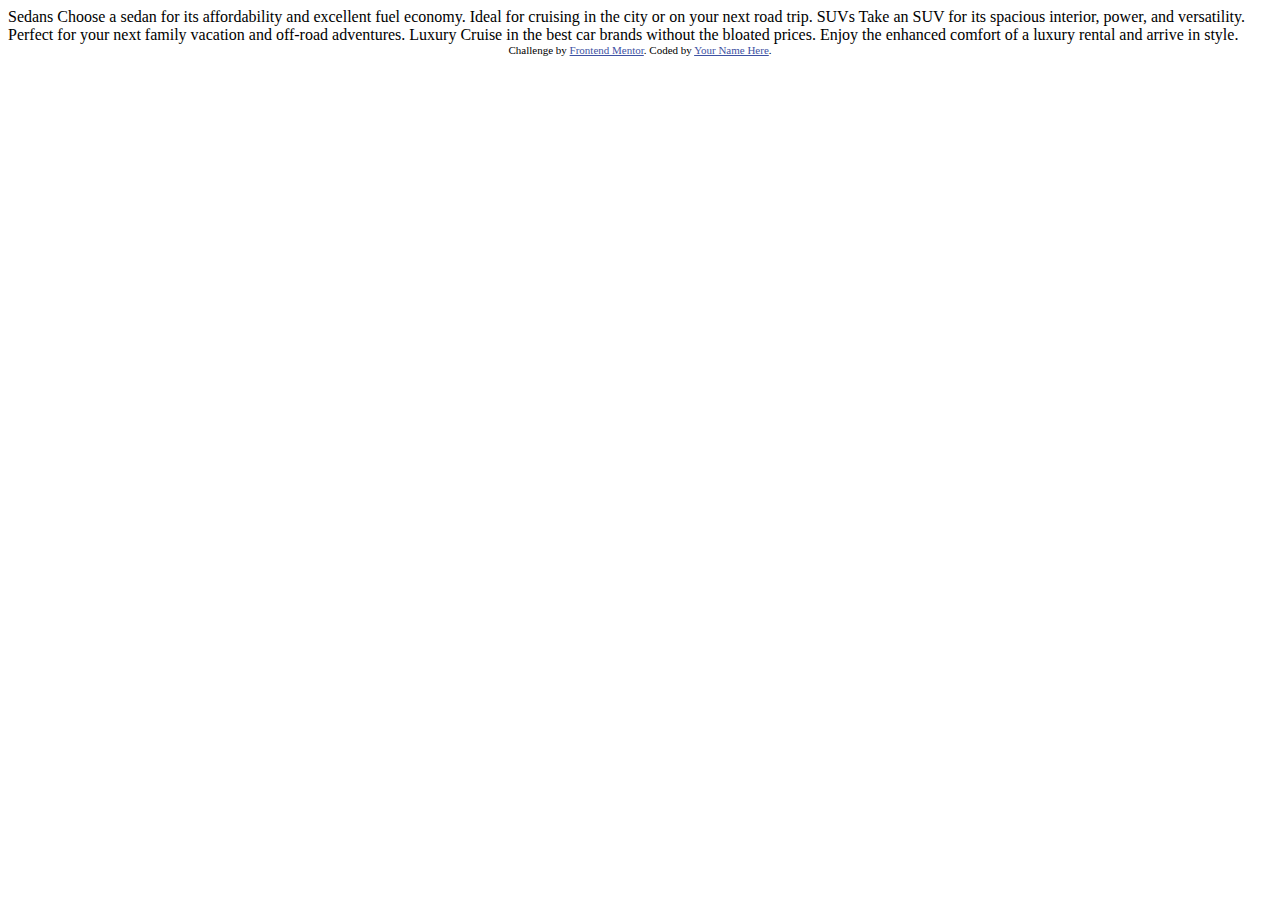
<file: 3-column-preview-card-component-main/index.html>
<!DOCTYPE html>
<html lang="en">
<head>
  <meta charset="UTF-8">
  <meta name="viewport" content="width=device-width, initial-scale=1.0"> <!-- displays site properly based on user's device -->

  <link rel="icon" type="image/png" sizes="32x32" href="./images/favicon-32x32.png">
  
  <title>Frontend Mentor | 3-column preview card component</title>

  <!-- Feel free to remove these styles or customise in your own stylesheet 👍 -->
  <style>
    .attribution { font-size: 11px; text-align: center; }
    .attribution a { color: hsl(228, 45%, 44%); }
  </style>
</head>
<body>
  
  Sedans
  Choose a sedan for its affordability and excellent fuel economy. Ideal for cruising in the city 
  or on your next road trip.

  SUVs
  Take an SUV for its spacious interior, power, and versatility. Perfect for your next family vacation 
  and off-road adventures.

  Luxury
  Cruise in the best car brands without the bloated prices. Enjoy the enhanced comfort of a luxury 
  rental and arrive in style.
  
  <div class="attribution">
    Challenge by <a href="https://www.frontendmentor.io?ref=challenge" target="_blank">Frontend Mentor</a>. 
    Coded by <a href="#">Your Name Here</a>.
  </div>
</body>
</html>
</file>
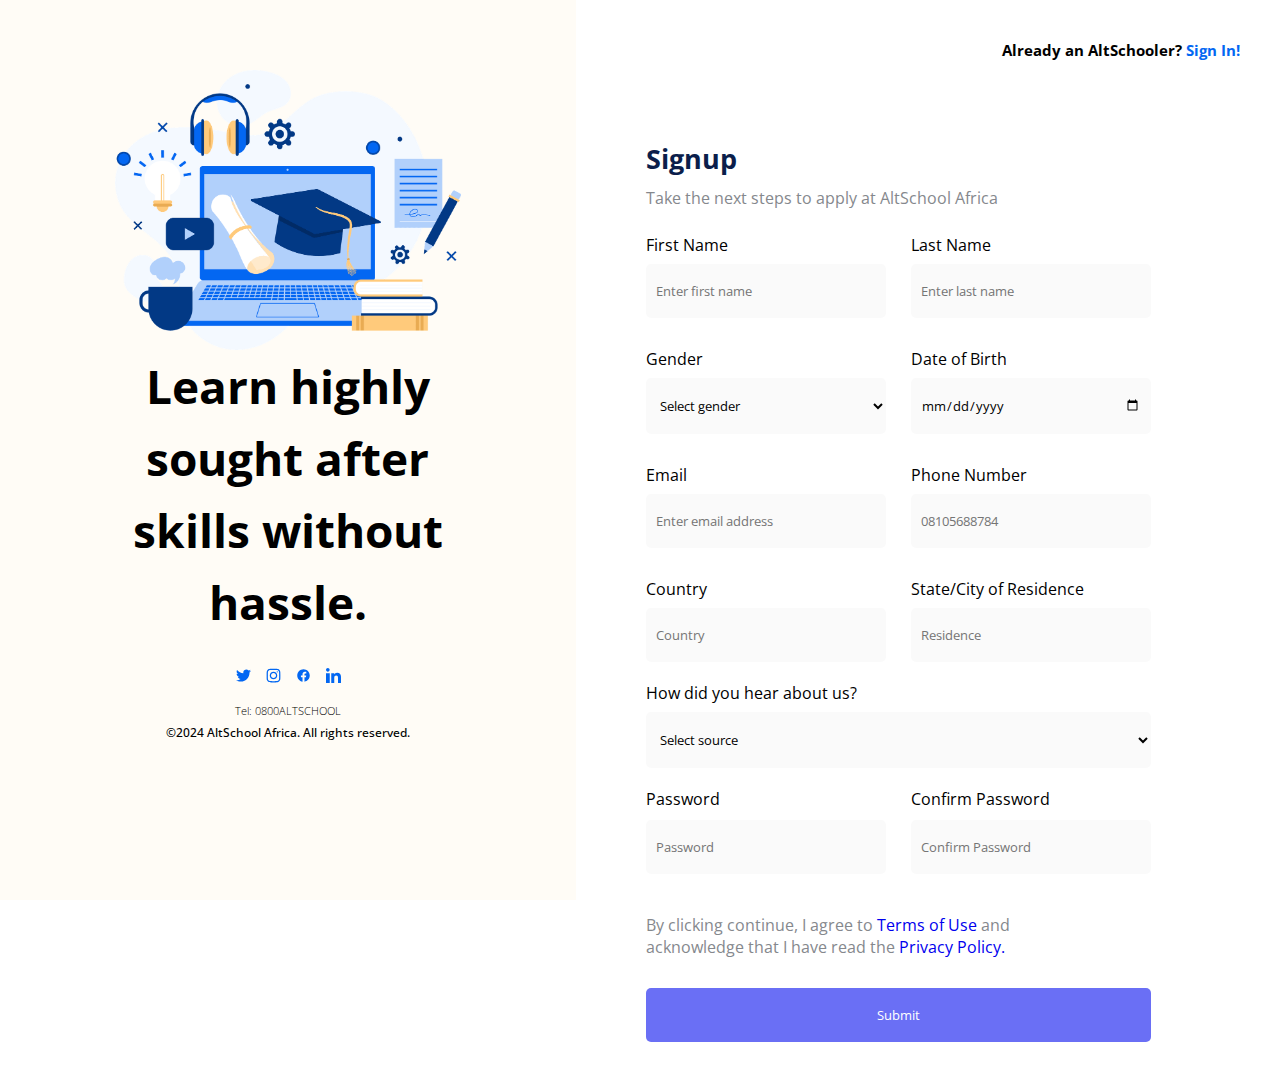
<file: form.html>
<!DOCTYPE html>
<html lang="en">
  <head>
    <meta charset="UTF-8" />
    <meta name="viewport" content="width=device-width, initial-scale=1.0" />
    <title>Join AltSchool Africa</title>
    <link rel="stylesheet" href="form.css" />
    <link rel="preconnect" href="https://fonts.googleapis.com" />
    <link rel="preconnect" href="https://fonts.gstatic.com" crossorigin />
    <link
      href="https://fonts.googleapis.com/css2?family=Open+Sans:ital,wght@0,300..800;1,300..800&display=swap"
      rel="stylesheet"
    />
  </head>
  <body>
    <div class="container">
      <div class="left-container">
        <img
          class="learn-img"
          src="/https___res.cloudinary.com_talentql-inc_image_upload_v1703728439_student-portal_academic_zzg4hi.png"
          alt="Image to represent learning"
        />
        <h1>Learn highly sought after skills without hassle.</h1>
        <ul>
          <li>
            <a target="_blank" href="https://twitter.com/altschoolafrica"
              ><svg
                class="social-media-icon"
                width="800px"
                height="800px"
                viewBox="0 -2 20 20"
                version="1.1"
                xmlns="http://www.w3.org/2000/svg"
                xmlns:xlink="http://www.w3.org/1999/xlink"
              >
                <title>twitter [#154]</title>
                <desc>Created with Sketch.</desc>
                <defs></defs>
                <g
                  id="Page-1"
                  stroke="none"
                  stroke-width="1"
                  fill="none"
                  fill-rule="evenodd"
                >
                  <g
                    id="Dribbble-Light-Preview"
                    transform="translate(-60.000000, -7521.000000)"
                    fill="#0367f2"
                  >
                    <g id="icons" transform="translate(56.000000, 160.000000)">
                      <path
                        d="M10.29,7377 C17.837,7377 21.965,7370.84365 21.965,7365.50546 C21.965,7365.33021 21.965,7365.15595 21.953,7364.98267 C22.756,7364.41163 23.449,7363.70276 24,7362.8915 C23.252,7363.21837 22.457,7363.433 21.644,7363.52751 C22.5,7363.02244 23.141,7362.2289 23.448,7361.2926 C22.642,7361.76321 21.761,7362.095 20.842,7362.27321 C19.288,7360.64674 16.689,7360.56798 15.036,7362.09796 C13.971,7363.08447 13.518,7364.55538 13.849,7365.95835 C10.55,7365.79492 7.476,7364.261 5.392,7361.73762 C4.303,7363.58363 4.86,7365.94457 6.663,7367.12996 C6.01,7367.11125 5.371,7366.93797 4.8,7366.62489 L4.8,7366.67608 C4.801,7368.5989 6.178,7370.2549 8.092,7370.63591 C7.488,7370.79836 6.854,7370.82199 6.24,7370.70483 C6.777,7372.35099 8.318,7373.47829 10.073,7373.51078 C8.62,7374.63513 6.825,7375.24554 4.977,7375.24358 C4.651,7375.24259 4.325,7375.22388 4,7375.18549 C5.877,7376.37088 8.06,7377 10.29,7376.99705"
                        id="twitter-[#154]"
                      ></path>
                    </g>
                  </g>
                </g>
              </svg>
            </a>
          </li>
          <li>
            <a target="_blank" href="https://instagram.com/altschoolafrica"
              ><svg
                class="social-media-icon"
                width="800px"
                height="800px"
                viewBox="0 0 24 24"
                fill="none"
                xmlns="http://www.w3.org/2000/svg"
              >
                <path
                  fill-rule="evenodd"
                  clip-rule="evenodd"
                  d="M12 18C15.3137 18 18 15.3137 18 12C18 8.68629 15.3137 6 12 6C8.68629 6 6 8.68629 6 12C6 15.3137 8.68629 18 12 18ZM12 16C14.2091 16 16 14.2091 16 12C16 9.79086 14.2091 8 12 8C9.79086 8 8 9.79086 8 12C8 14.2091 9.79086 16 12 16Z"
                  fill="#0367f2"
                />
                <path
                  d="M18 5C17.4477 5 17 5.44772 17 6C17 6.55228 17.4477 7 18 7C18.5523 7 19 6.55228 19 6C19 5.44772 18.5523 5 18 5Z"
                  fill="#0367f2"
                />
                <path
                  fill-rule="evenodd"
                  clip-rule="evenodd"
                  d="M1.65396 4.27606C1 5.55953 1 7.23969 1 10.6V13.4C1 16.7603 1 18.4405 1.65396 19.7239C2.2292 20.8529 3.14708 21.7708 4.27606 22.346C5.55953 23 7.23969 23 10.6 23H13.4C16.7603 23 18.4405 23 19.7239 22.346C20.8529 21.7708 21.7708 20.8529 22.346 19.7239C23 18.4405 23 16.7603 23 13.4V10.6C23 7.23969 23 5.55953 22.346 4.27606C21.7708 3.14708 20.8529 2.2292 19.7239 1.65396C18.4405 1 16.7603 1 13.4 1H10.6C7.23969 1 5.55953 1 4.27606 1.65396C3.14708 2.2292 2.2292 3.14708 1.65396 4.27606ZM13.4 3H10.6C8.88684 3 7.72225 3.00156 6.82208 3.0751C5.94524 3.14674 5.49684 3.27659 5.18404 3.43597C4.43139 3.81947 3.81947 4.43139 3.43597 5.18404C3.27659 5.49684 3.14674 5.94524 3.0751 6.82208C3.00156 7.72225 3 8.88684 3 10.6V13.4C3 15.1132 3.00156 16.2777 3.0751 17.1779C3.14674 18.0548 3.27659 18.5032 3.43597 18.816C3.81947 19.5686 4.43139 20.1805 5.18404 20.564C5.49684 20.7234 5.94524 20.8533 6.82208 20.9249C7.72225 20.9984 8.88684 21 10.6 21H13.4C15.1132 21 16.2777 20.9984 17.1779 20.9249C18.0548 20.8533 18.5032 20.7234 18.816 20.564C19.5686 20.1805 20.1805 19.5686 20.564 18.816C20.7234 18.5032 20.8533 18.0548 20.9249 17.1779C20.9984 16.2777 21 15.1132 21 13.4V10.6C21 8.88684 20.9984 7.72225 20.9249 6.82208C20.8533 5.94524 20.7234 5.49684 20.564 5.18404C20.1805 4.43139 19.5686 3.81947 18.816 3.43597C18.5032 3.27659 18.0548 3.14674 17.1779 3.0751C16.2777 3.00156 15.1132 3 13.4 3Z"
                  fill="#0367f2"
                />
              </svg>
            </a>
          </li>
          <li>
            <a target="_blank" href="https://facebook.com/AltSchoolAfrica"
              ><svg
                class="social-media-icon"
                fill="#0367f2"
                width="800px"
                height="800px"
                viewBox="0 0 24 24"
                xmlns="http://www.w3.org/2000/svg"
              >
                <path
                  d="M12 2.03998C6.5 2.03998 2 6.52998 2 12.06C2 17.06 5.66 21.21 10.44 21.96V14.96H7.9V12.06H10.44V9.84998C10.44 7.33998 11.93 5.95998 14.22 5.95998C15.31 5.95998 16.45 6.14998 16.45 6.14998V8.61998H15.19C13.95 8.61998 13.56 9.38998 13.56 10.18V12.06H16.34L15.89 14.96H13.56V21.96C15.9164 21.5878 18.0622 20.3855 19.6099 18.57C21.1576 16.7546 22.0054 14.4456 22 12.06C22 6.52998 17.5 2.03998 12 2.03998Z"
                />
              </svg>
            </a>
          </li>
          <li>
            <a
              target="_blank"
              href="https://linkedin.com/school/altschoolafrica"
              ><svg
                class="social-media-icon"
                width="800px"
                height="800px"
                viewBox="0 0 20 20"
                version="1.1"
                xmlns="http://www.w3.org/2000/svg"
                xmlns:xlink="http://www.w3.org/1999/xlink"
              >
                <title>linkedin [#161]</title>
                <desc>Created with Sketch.</desc>
                <defs></defs>
                <g
                  id="Page-1"
                  stroke="none"
                  stroke-width="1"
                  fill="none"
                  fill-rule="evenodd"
                >
                  <g
                    id="Dribbble-Light-Preview"
                    transform="translate(-180.000000, -7479.000000)"
                    fill="#0367f2"
                  >
                    <g id="icons" transform="translate(56.000000, 160.000000)">
                      <path
                        d="M144,7339 L140,7339 L140,7332.001 C140,7330.081 139.153,7329.01 137.634,7329.01 C135.981,7329.01 135,7330.126 135,7332.001 L135,7339 L131,7339 L131,7326 L135,7326 L135,7327.462 C135,7327.462 136.255,7325.26 139.083,7325.26 C141.912,7325.26 144,7326.986 144,7330.558 L144,7339 L144,7339 Z M126.442,7323.921 C125.093,7323.921 124,7322.819 124,7321.46 C124,7320.102 125.093,7319 126.442,7319 C127.79,7319 128.883,7320.102 128.883,7321.46 C128.884,7322.819 127.79,7323.921 126.442,7323.921 L126.442,7323.921 Z M124,7339 L129,7339 L129,7326 L124,7326 L124,7339 Z"
                        id="linkedin-[#161]"
                      ></path>
                    </g>
                  </g>
                </g>
              </svg>
            </a>
          </li>
        </ul>
        <p class="tel">Tel: 0800ALTSCHOOL</p>
        <p class="copyright">©2024 AltSchool Africa. All rights reserved.</p>
      </div>
      <div class="right-container">
        <p class="subscriber">
          Already an AltSchooler?
          <a
            href="https://portal.altschoolafrica.com/auth/login"
            class="sign-in"
            >Sign In!</a
          >
        </p>
        <div class="heading">
          <h1>Signup</h1>
          <p>Take the next steps to apply at AltSchool Africa</p>
        </div>
        <form>
          <div class="form">
            <div class="input-class first-name">
              <label for="first-name">First Name</label>
              <input
                type="text"
                name="first-name"
                placeholder="Enter first name"
              />
            </div>
            <div class="input-class last-name">
              <label for="last-name">Last Name</label>
              <input
                type="text"
                name="last-name"
                placeholder="Enter last name"
              />
            </div>
            <div class="input-class gender">
              <label for="gender">Gender</label>
              <select name="" id="">
                <option value="">Select gender</option>
                <option value="male">Male</option>
                <option value="female">Female</option>
              </select>
            </div>
            <div class="input-class dob">
              <label for="dob">Date of Birth</label>
              <input type="date" name="dob" />
            </div>
            <div class="input-class email">
              <label for="email">Email</label>
              <input
                placeholder="Enter email address"
                type="email"
                name="email"
              />
            </div>
            <div class="input-class phone-number">
              <label for="phone-number">Phone Number </label>
              <input
                placeholder="08105688784"
                type="text"
                name="phone-number"
              />
            </div>
            <div class="input-class country">
              <label for="country">Country</label>
              <input placeholder="Country" type="text" name="country" />
            </div>
            <div class="input-class residence">
              <label for="residence">State/City of Residence</label>
              <input placeholder="Residence" type="text" name="residence" />
            </div>
          </div>
          <div class="pswrd">
            <div class="input-class how-did-hear">
              <label for="how-hear">How did you hear about us?</label>
              <select name="how-hear" id="how-hear">
                <option value="">Select source</option>

                <option value="twitter">Twitter</option>
                <option value="facebook">Facebook</option>
              </select>
            </div>

            <div class="password">
              <div class="password-div">
                <label for="password">Password</label>
                <input placeholder="Password" type="password" name="password" />
              </div>
              <div class="password-div">
                <label for="confirm-password">Confirm Password</label>
                <input
                  placeholder="Confirm Password"
                  type="password"
                  name="confirm-password"
                />
              </div>
            </div>
          </div>
          <p class="click-continue">
            By clicking continue, I agree to
            <a
              target="_blank"
              href="https://altschoolafrica.com/terms-and-conditions"
              >Terms of Use</a
            >
            and acknowledge that I have read the
            <a
              href="https://www.altschoolafrica.com/privacy-policy"
              target="_blank"
              >Privacy Policy.</a
            >
          </p>
          <button>Submit</button>
        </form>
      </div>
    </div>
  </body>
</html>
</file>
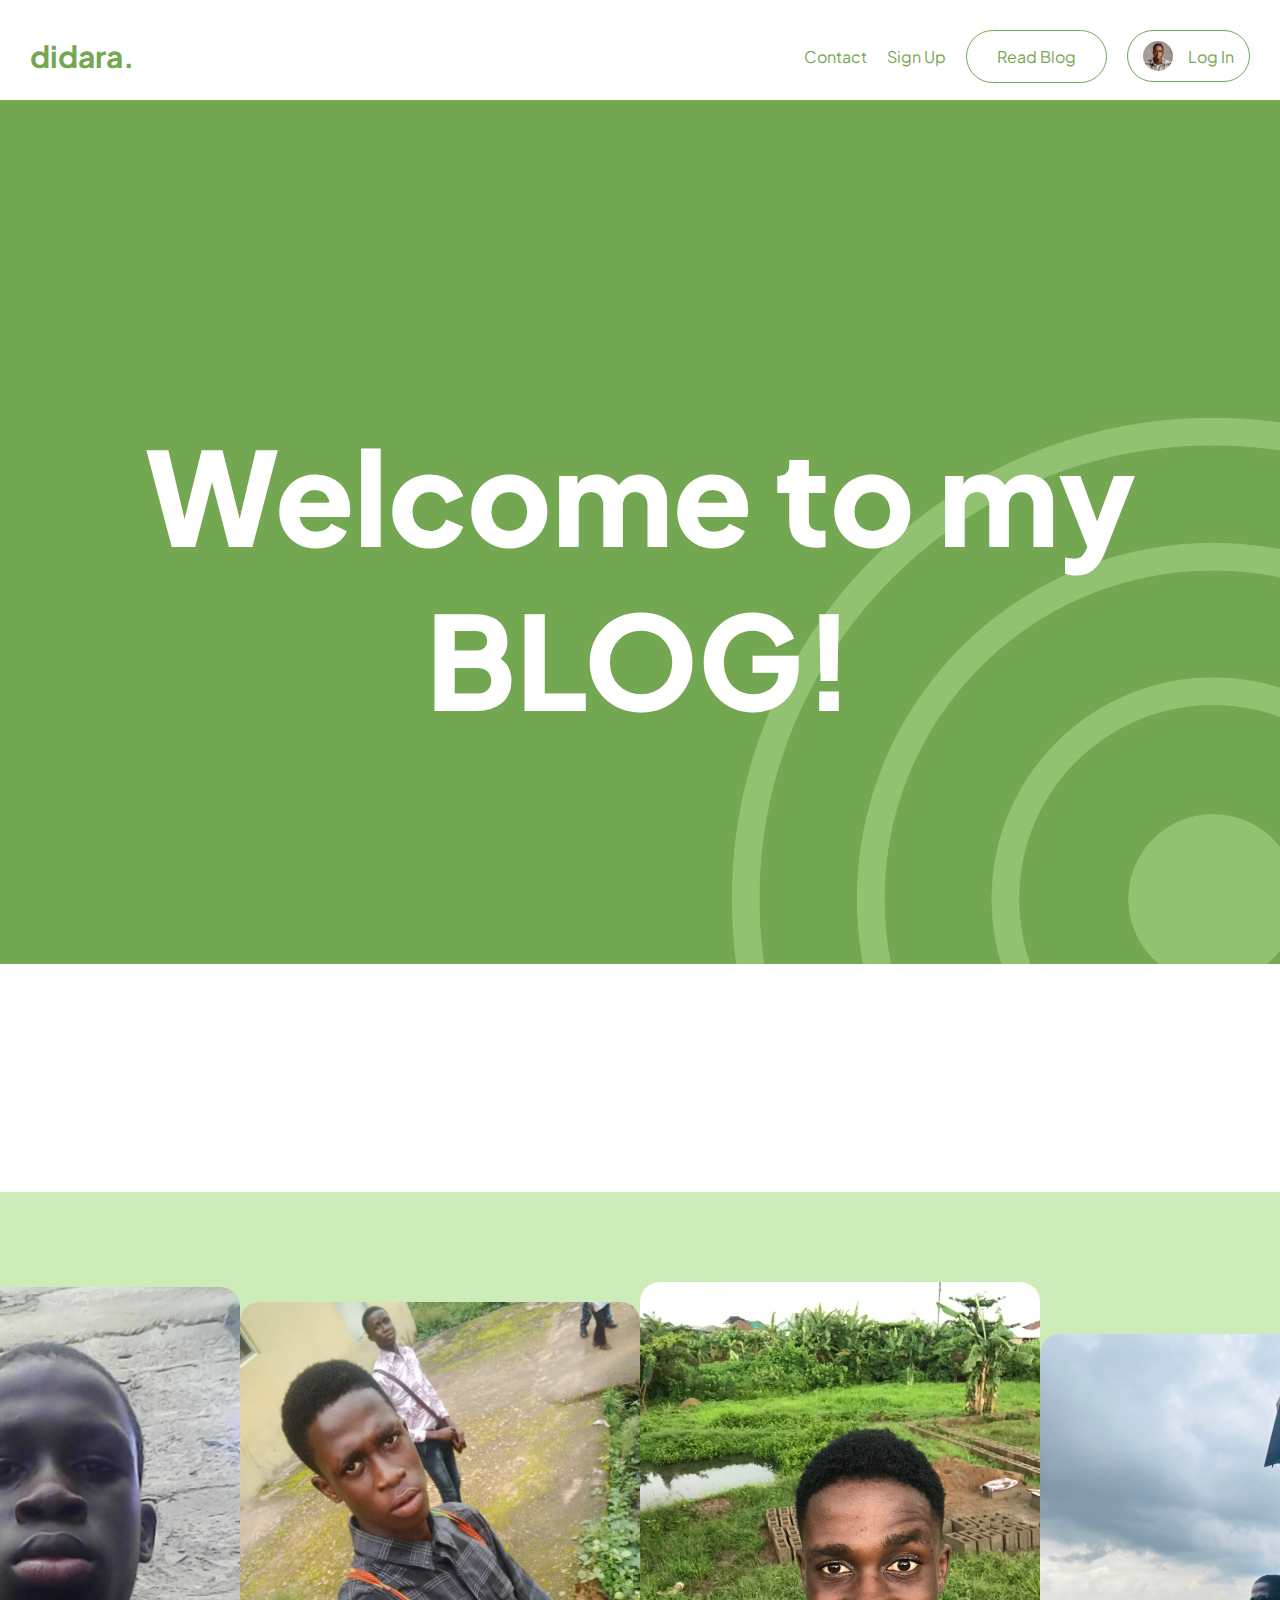
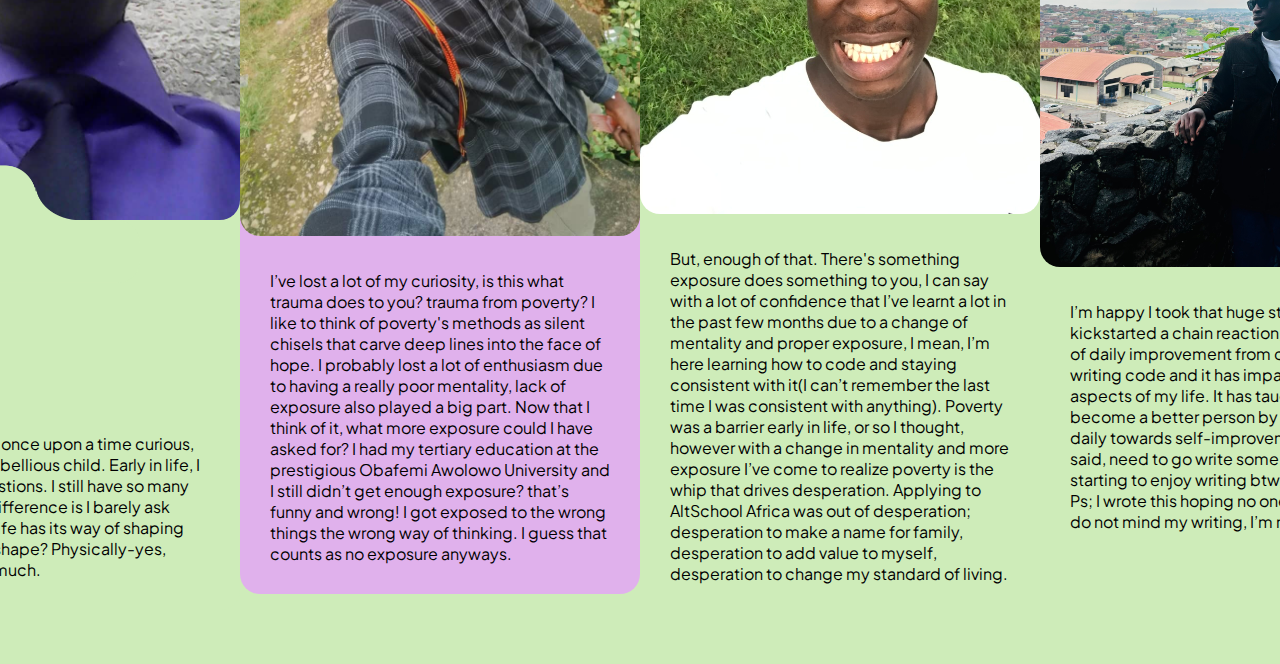
<file: media.html>
<!DOCTYPE html>
<html lang="en">
  <head>
    <meta charset="UTF-8" />
    <meta name="viewport" content="width=device-width, initial-scale=1.0" />
    <title>Me</title>
    <link rel="preconnect" href="https://fonts.googleapis.com" />
    <link rel="preconnect" href="https://fonts.gstatic.com" crossorigin />
    <link
      href="https://fonts.googleapis.com/css2?family=Delius+Unicase:wght@400;700&family=Shantell+Sans:ital,wght@0,300..800;1,300..800&display=swap"
      rel="stylesheet"
    />
    <link rel="preconnect" href="https://fonts.googleapis.com" />
    <link rel="preconnect" href="https://fonts.gstatic.com" crossorigin />
    <link
      href="https://fonts.googleapis.com/css2?family=Plus+Jakarta+Sans:ital,wght@0,200..800;1,200..800&display=swap"
      rel="stylesheet"
    />
    <link rel="stylesheet" href="media.css" />
  </head>
  <body>
    <div class="container">
      <nav class="navbar">
        <ul>
          <li><a class="logo" href="#">didara.</a></li>
          <div class="left-nav">
            <li><a href="">Contact</a></li>
            <li><a href="">Sign Up</a></li>
            <li><a class="read-blog" href="#blog">Read Blog</a></li>

            <li class="pfp-login">
              <img
                src="/assets/2693FCD7-B149-4F7A-9925-9B514EFC55A4_4_5005_c.jpeg"
                alt=""
                class="pfp"
              />
              <a href="">Log In</a>
            </li>
          </div>
        </ul>
      </nav>
      <section>
        <h1>Welcome to my BLOG!</h1>
        <img class="h1-bgrnd" src="/Frame 13.png" alt="" />
      </section>
      <section class="new-container">
        <div class="hero hero-one">
          <img src="/image.png" alt="innocent peter" />
          <img src="/Group 1016.png" class="curves" alt="" />
          <p>
            This is a story of a once upon a time curious, confused, lost,
            rebellious child. Early in life, I had so many questions. I still
            have so many questions, only difference is I barely ask them
            anymore. Life has its way of shaping you, do I like my shape?
            Physically-yes, mentally-not so much.
          </p>
        </div>
        <div class="hero hero-two">
          <img
            src="/2d1358ab-6971-49b3-86f4-8dff8b784d2c.JPG"
            alt="angry bird"
          />
          <p>
            I’ve lost a lot of my curiosity, is this what trauma does to you?
            trauma from poverty? I like to think of poverty's methods as silent
            chisels that carve deep lines into the face of hope. I probably lost
            a lot of enthusiasm due to having a really poor mentality, lack of
            exposure also played a big part. Now that I think of it, what more
            exposure could I have asked for? I had my tertiary education at the
            prestigious Obafemi Awolowo University and I still didn’t get enough
            exposure? that’s funny and wrong! I got exposed to the wrong things
            the wrong way of thinking. I guess that counts as no exposure
            anyways.
          </p>
        </div>
        <div class="hero hero-three">
          <img
            src="/24419581-5AED-46F4-A459-0B4D9FFED0F3_1_105_c.jpeg"
            alt=""
          />
          <p>
            But, enough of that. There's something exposure does something to
            you, I can say with a lot of confidence that I’ve learnt a lot in
            the past few months due to a change of mentality and proper
            exposure, I mean, I’m here learning how to code and staying
            consistent with it(I can’t remember the last time I was consistent
            with anything). Poverty was a barrier early in life, or so I
            thought, however with a change in mentality and more exposure I’ve
            come to realize poverty is the whip that drives desperation.
            Applying to AltSchool Africa was out of desperation; desperation to
            make a name for family, desperation to add value to myself,
            desperation to change my standard of living.
          </p>
        </div>
        <div class="hero hero-four">
          <img src="/assets/IMG_2007.jpg" alt="" />
          <p>
            I’m happy I took that huge step, cause it kickstarted a chain
            reaction, I saw the power of daily improvement from consistently
            writing code and it has impacted several aspects of my life. It has
            taught me that I can become a better person by putting in 1% daily
            towards self-improvement. Enough said, need to go write some code.
            I’m starting to enjoy writing btw, it’s so calming. Ps; I wrote this
            hoping no one would read this, do not mind my writing, I’m new to
            this.
          </p>
        </div>
      </section>
    </div>
  </body>
</html>
</file>
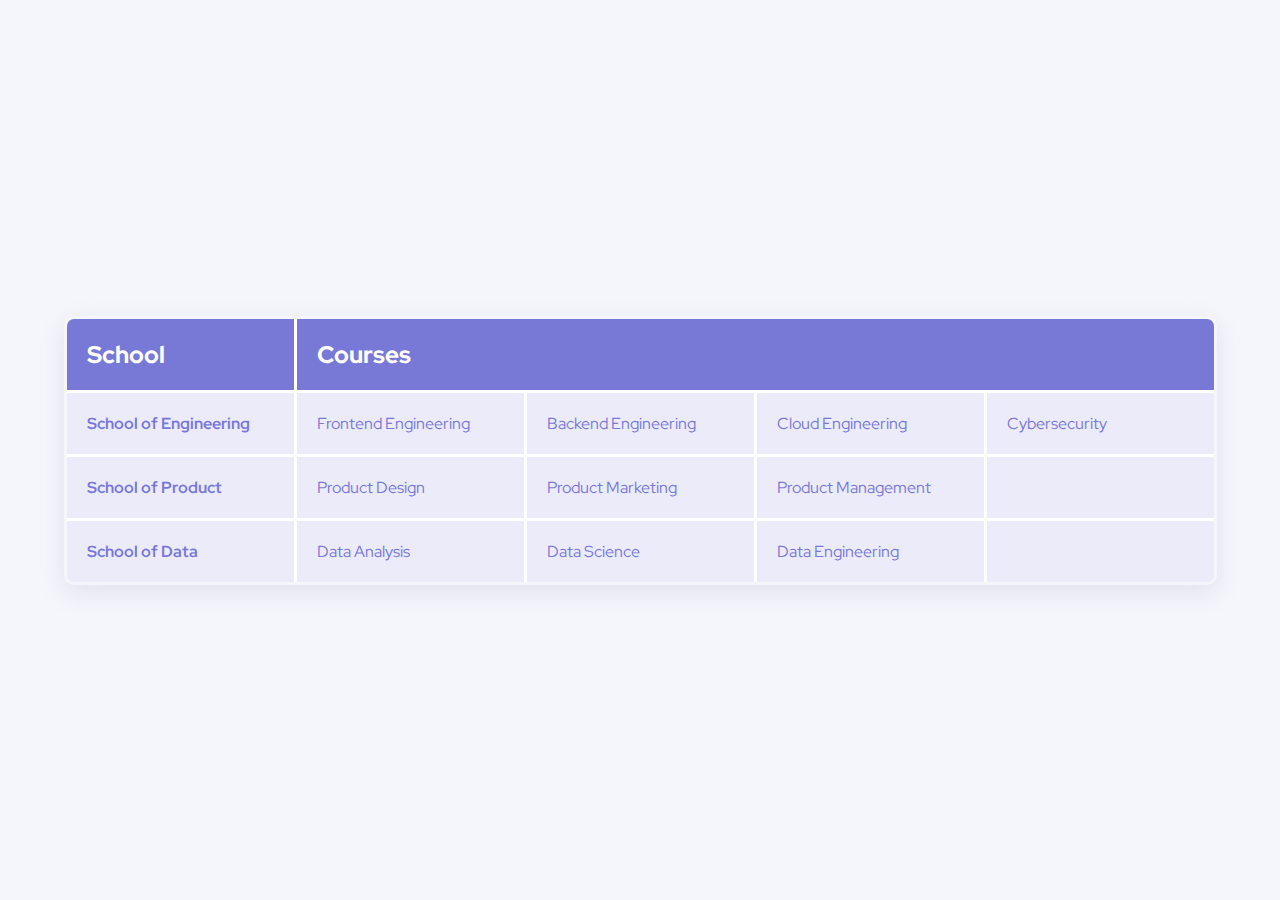
<file: table.html>
<!DOCTYPE html>
<html lang="en">
  <head>
    <meta charset="UTF-8" />
    <meta name="viewport" content="width=device-width, initial-scale=1.0" />
    <title>Courses at AltSchool Africa</title>
    <link rel="stylesheet" href="table.css" />
    <link rel="preconnect" href="https://fonts.googleapis.com" />
    <link rel="preconnect" href="https://fonts.gstatic.com" crossorigin />
    <link
      href="https://fonts.googleapis.com/css2?family=Red+Hat+Display:ital,wght@0,300..900;1,300..900&display=swap"
      rel="stylesheet"
    />
  </head>
  <body>
    <table>
      <tr>
        <th class="school">School</th>
        <th class="courses">Courses</th>
        <th class="courses"></th>
        <th class="courses"></th>
        <th class="courses"></th>
      </tr>
      <tr>
        <td class="soe">School of Engineering</td>

        <td>Frontend Engineering</td>
        <td>Backend Engineering</td>
        <td>Cloud Engineering</td>
        <td>Cybersecurity</td>
      </tr>
      <tr>
        <td class="sop">School of Product</td>
        <td>Product Design</td>
        <td>Product Marketing</td>
        <td>Product Management</td>
        <td></td>
      </tr>
      <tr>
        <td class="sod">School of Data</td>
        <td>Data Analysis</td>
        <td>Data Science</td>
        <td>Data Engineering</td>
        <td></td>
      </tr>
    </table>
  </body>
</html>
</file>
<file: styles.css>
* {
  margin: 0;
  padding: 0;
  text-decoration: none;
  list-style: none;
  box-sizing: border-box;
  scroll-behavior: smooth;
}

nav {
  height: 110px;
  background-color: #760d82;
  width: 100%;
  display: flex;
  align-items: center;
  justify-content: space-between;
  position: fixed;
}
.logo {
  cursor: pointer;
}
.nav-container {
  display: flex;
  align-items: center;
  justify-content: space-between;
  width: 70%;
  margin-left: auto;
  margin-right: auto;
  padding-top: 30px;
  padding-bottom: 20px;
}
body {
  font-family: Lexend Deca;

  background-color: #760d82;
}
:root {
  --orange: hsl(31, 77%, 52%);
  --cyan: hsl(184, 100%, 22%);
  --dark-cyan: hsl(179, 100%, 13%);
  --paragraphs: hsla(0, 0%, 100%, 0.75);
  --headings: hsl(0, 0%, 95%);
  --background-color: hsl(294, 76%, 23%);
  --scondary-background: hsl(294, 68%, 62%);
}

nav ul li {
  display: inline-block;

  margin: 0 5px;
}
nav ul li a {
  color: white;
  font-family: Big Shoulders Display;
  font-size: 17px;
}
a:hover {
  cursor: pointer;
}
.goals-link {
  background: #d45ee0;
  padding: 70px 10px 20px 10px;
  border-radius: 0px 0px 10px 10px;
}
.hero {
  width: 100%;

  display: flex;
  justify-content: space-between;
  height: 100vh;
  align-items: center;
  background: #760d82;
  margin-left: auto;
  margin-right: auto;
}
.time-group {
  display: flex;
  align-items: center;
  gap: 5px;
  color: white;
  background-color: #d45ee0;
  padding: 12px 24px;
  border-radius: 0 13px 13px 0;
  font-family: Big Shoulders Display;
  width: 164px;
  position: absolute;
}
.introduction-group {
  display: flex;
  align-items: center;

  img {
    height: 60vh;
  }
}
.goals-group {
  background-color: var(--scondary-background);
  width: 100%;

  display: flex;
  justify-content: space-between;
  align-items: center;
  margin-left: auto;
  margin-right: auto;
  height: 100vh;
}
.box {
  width: 350px;
  height: 45vh;
  color: var(--headings);
  padding: 50px;
  border-radius: 12px;

  display: flex;
  flex-direction: column;
  gap: 20px;
  h2 {
    font-family: Big Shoulders Display;
    font-size: 30px;
  }
}
.box-1 {
  background-color: var(--orange);
}
.box-2 {
  background-color: var(--cyan);
}
.box-3 {
  background-color: var(--dark-cyan);
}
.stage-one {
  height: 10000px;
}
.hello {
  color: #d598dc;
}
.names {
  display: flex;
  flex-direction: column;
  margin: 0;
  padding: 0;
  justify-content: center;
}
.name-1 {
  color: var(--headings);
  font-family: Big Shoulders Display;
  font-size: 150px;
  font-weight: 900;
  width: 100px;
  line-height: 130px;
}
.name-2 {
  color: var(--headings);
  font-family: Big Shoulders Display;
  font-size: 100px;
}
.time-group-2 {
  display: flex;
  align-items: center;
  gap: 5px;
  color: white;
  background-color: var(--background-color);
  padding: 12px 24px;
  border-radius: 0 13px 13px 0;
  font-family: Big Shoulders Display;
  width: 164px;
}
#dayOfWeek,
#dayOfWeek2 {
  transform: rotate(270deg);
  font-size: 15px;
}
.time-day {
  display: flex;
  gap: 5px;
}
.footer-link {
  color: white;
  list-style: none;
  text-decoration: none;
  display: flex;
  flex-direction: row;
  width: 100%;

  ul {
    display: flex;
    margin-left: auto;
    margin-right: auto;
    justify-content: space-around;
    width: 500px;

    padding: 15px;
    border-radius: 17px 17px 0 0;
    background-color: var(--background-color);
  }
  a {
    color: white;
  }
}
.section {
  overflow: hidden;
}
.section-1 {
  background-color: var(--scondary-background);
  overflow: hidden;
}
.two-section-group {
  display: flex;
  flex-direction: column;
  background-color: var(--scondary-background);
  overflow: hidden;
}
.goals-section-group {
  display: flex;
  flex-direction: row;
  gap: 50px;
}
@media (max-width: 1320px) {
  .hero,
  .goals-group {
    height: 150vh;
  }
  .goals-section-group {
    display: flex;
    flex-direction: column;
  }
  .introduction-group {
    display: flex;
    flex-direction: column;
  }
}
@media (max-width: 768px) {
  .time-group-2 {
    display: none;
  }
  .goals-section-group {
  }
  .footer-link {
    width: 60%;
    display: flex;
    margin-left: auto;
    margin-right: auto;
  }
  ul {
    display: flex;
    margin-left: auto;
    margin-right: auto;
    justify-content: space-around;
    width: 200px;
  }
  a {
    font-size: 12px;
  }
}
</file>
<file: form.css>
* {
  padding: 0;
  margin: 0;
  box-sizing: border-box;
  font-family: "Open sans";
}
body {
  display: flex;
  justify-content: center;
  align-items: center;
  height: 100%;
  width: 100%;
}

.container {
  display: flex;
  align-items: center;
  justify-content: space-between;

  width: 100%;
}
.left-container {
  width: 45%;
  display: flex;
  flex-direction: column;

  align-items: center;
  background-color: rgba(255, 166, 0, 0.036);
  height: 100vh;
}
.learn-img {
  width: 60%;
  height: auto;
  margin-top: 70px;
}
.right-container {
  display: flex;
  flex-direction: column;
  width: 55%;
  padding: 40px 40px 40px 70px;
  height: 100vh;
}
.form {
  display: grid;
  grid-template-columns: 1fr 1fr;
  gap: 10px;
}
.input-class {
  display: flex;
  flex-direction: column;
}
.password {
  display: grid;
  grid-template-columns: 1fr 1fr;
}
.social-media-icon {
  width: 15px;
  height: auto;
  color: #0367f2;
  margin-top: 30px;
  margin-bottom: 15px;
}
li {
  list-style: none;
}
ul {
  display: flex;
  gap: 15px;
}
.left-container h1 {
  font-size: 46px;
  text-align: center;
  width: 65%;
  line-height: 72px;
}
.tel {
  font-size: 11px;
  margin-bottom: 6px;
  font-weight: 300;
}
.copyright {
  font-weight: 500;
  font-size: 12px;
}
.heading h1 {
  font-size: 27px;
  color: rgb(11, 30, 75);
  margin-top: 80px;
}
.heading p {
  margin-top: 10px;
  color: rgb(133, 136, 141);
  margin-bottom: 25px;
}
.form {
  width: 85%;
  column-gap: 25px;
}
.subscriber {
  font-weight: 700;
  text-align: right;
  font-size: 15px;
}
.sign-in {
  color: #0367f2;
}
.input-class {
  display: flex;
}
.input-class input,
.input-class select {
  padding: 18px 10px;
  border-radius: 5px;
  background-color: rgba(133, 136, 141, 0.043);
  border: none;
  margin-top: 8px;
  margin-bottom: 20px;
}
.pswrd {
  width: 85%;
}
.password {
  column-gap: 25px;
}
.password-div {
  display: flex;
  flex-direction: column;
  border: none;
}
input[type="password"] {
  padding: 18px 10px;
  background-color: rgba(133, 136, 141, 0.043);
  border: none;
  margin-top: 10px;
  border-radius: 5px;
  margin-bottom: 40px;
}
.click-continue {
  color: rgb(133, 136, 141);
  width: 65%;
  margin-bottom: 30px;
}
button {
  width: 85%;
  padding: 18px;
  border-radius: 5px;
  background-color: rgb(106, 111, 245);
  border: none;
  color: white;
  cursor: pointer;
  margin-bottom: 50px;
  transition: border 5s;
}
a {
  text-decoration: none;
}
button:active {
  cursor: pointer;
  color: rgb(106, 111, 245);
  box-shadow: rgba(100, 100, 111, 0.2) 0px 7px 29px 0px;
}
input:hover,
input:active {
  border: 1px solid rgb(106, 111, 245);
}
</file>
<file: media.css>
* {
  padding: 0;
  margin: 0;
  box-sizing: border-box;
  font-family: "Plus Jakarta Sans", sans-serif;
  scroll-behavior: smooth;
}
img {
  width: 400px;
  height: auto;
}
body {
  display: flex;
  justify-content: center;
  align-items: center;
  height: auto;
}
.navbar {
  display: flex;
  margin-top: 30px;
}
ul {
  display: flex;
  align-items: center;
  justify-content: space-between;
  /* width: 100%; */
  width: 100vh;

  /* position: fixed; */
}
.logo {
  font-family: "Plus Jakarta Sans", sans-serif;
  font-weight: 700;
  font-style: normal;
  font-size: 30px;
  color: #74a751;
}
.read-blog {
  border: 0.5px solid #74a751;
  color: #74a751;
  padding: 15px 30px;
  border-radius: 30px;
}
.pfp-login {
  padding: 10px 15px;
  border: 0.5px solid #74a751;
  border-radius: 40px;
  display: flex;
  align-items: center;
  gap: 15px;
}
.container {
  display: flex;
  justify-content: center;
  align-items: center;
  height: auto;
  flex-direction: column;
  max-width: 1440px;
  width: 80%;
}
.new-container {
  display: flex;
  /* flex-direction: column; */
  width: 100vw;
  align-items: center;
  justify-content: center;
  margin-top: 180px;
  background-color: #ceecb9;
  padding: 50px;
}
li {
  list-style: none;
}
ul {
  display: flex;
  align-items: center;
  width: 100vw;
  padding: 0 30px;
}
.left-nav {
  display: flex;
  align-items: center;
  column-gap: 20px;
}
.pfp {
  width: 30px;
  height: 30px;
  border-radius: 50%;
  object-fit: cover;
}
a {
  text-decoration: none;
  color: #74a751;
}
h1 {
  font-size: 130px;
  margin-top: 30px;
  text-align: center;
  color: rgb(255, 255, 255);
  padding-top: 300px;
  font-weight: 800;
  height: 100vh;
  width: 100vw;
  z-index: 1;
  object-position: center;
}
.h1-bgrnd {
  width: 100%;
  height: auto;
  position: absolute;
  top: 100px;
  z-index: -1;
}
.hero {
  border-radius: 20px;
  margin-top: 40px;
}
.hero p {
  padding: 30px;
}
.hero img {
  border-radius: 20px;
}
.hero-one {
  background-color: #ceecb9;
}
.hero-two {
  background-color: rgb(224, 177, 236);
}
.curves {
  position: relative;
  right: 100px;
  bottom: 116px;
  /* width: 400px; */
  /* height: 200px; */
}
</file>
<file: table.css>
* {
  margin: 0;
  padding: 0;
  box-sizing: border-box;
  color: white;
  font-family: "Red Hat Display";
}
body {
  display: flex;
  justify-content: center;
  align-items: center;
  height: 100vh;
  background-color: rgba(120, 120, 215, 0.076);
}
table,
th,
td {
  border: 3px solid white;
  border-collapse: collapse;
  text-align: left;
  padding: 20px;
}
th {
  background-color: rgb(120, 120, 215);
  font-weight: 800;
  font-size: 24px;
}
td {
  background-color: rgba(120, 120, 215, 0.076);
  color: rgb(120, 120, 215);
}
.school {
  border-right: 3px solid white;
  border-top: 3px solid rgb(120, 120, 215);
  border-left: 3px solid rgb(120, 120, 215);
}
.courses {
  border-right: 3px solid rgb(120, 120, 215);
  border-top: 3px solid rgb(120, 120, 215);
}
th,
td {
  width: 230px;
}
.soe,
.sod,
.sop {
  font-weight: 700;
}
table {
  box-shadow: rgba(149, 157, 165, 0.2) 0px 8px 24px;
  border-radius: 10px;
  overflow: hidden;
}
</file>
